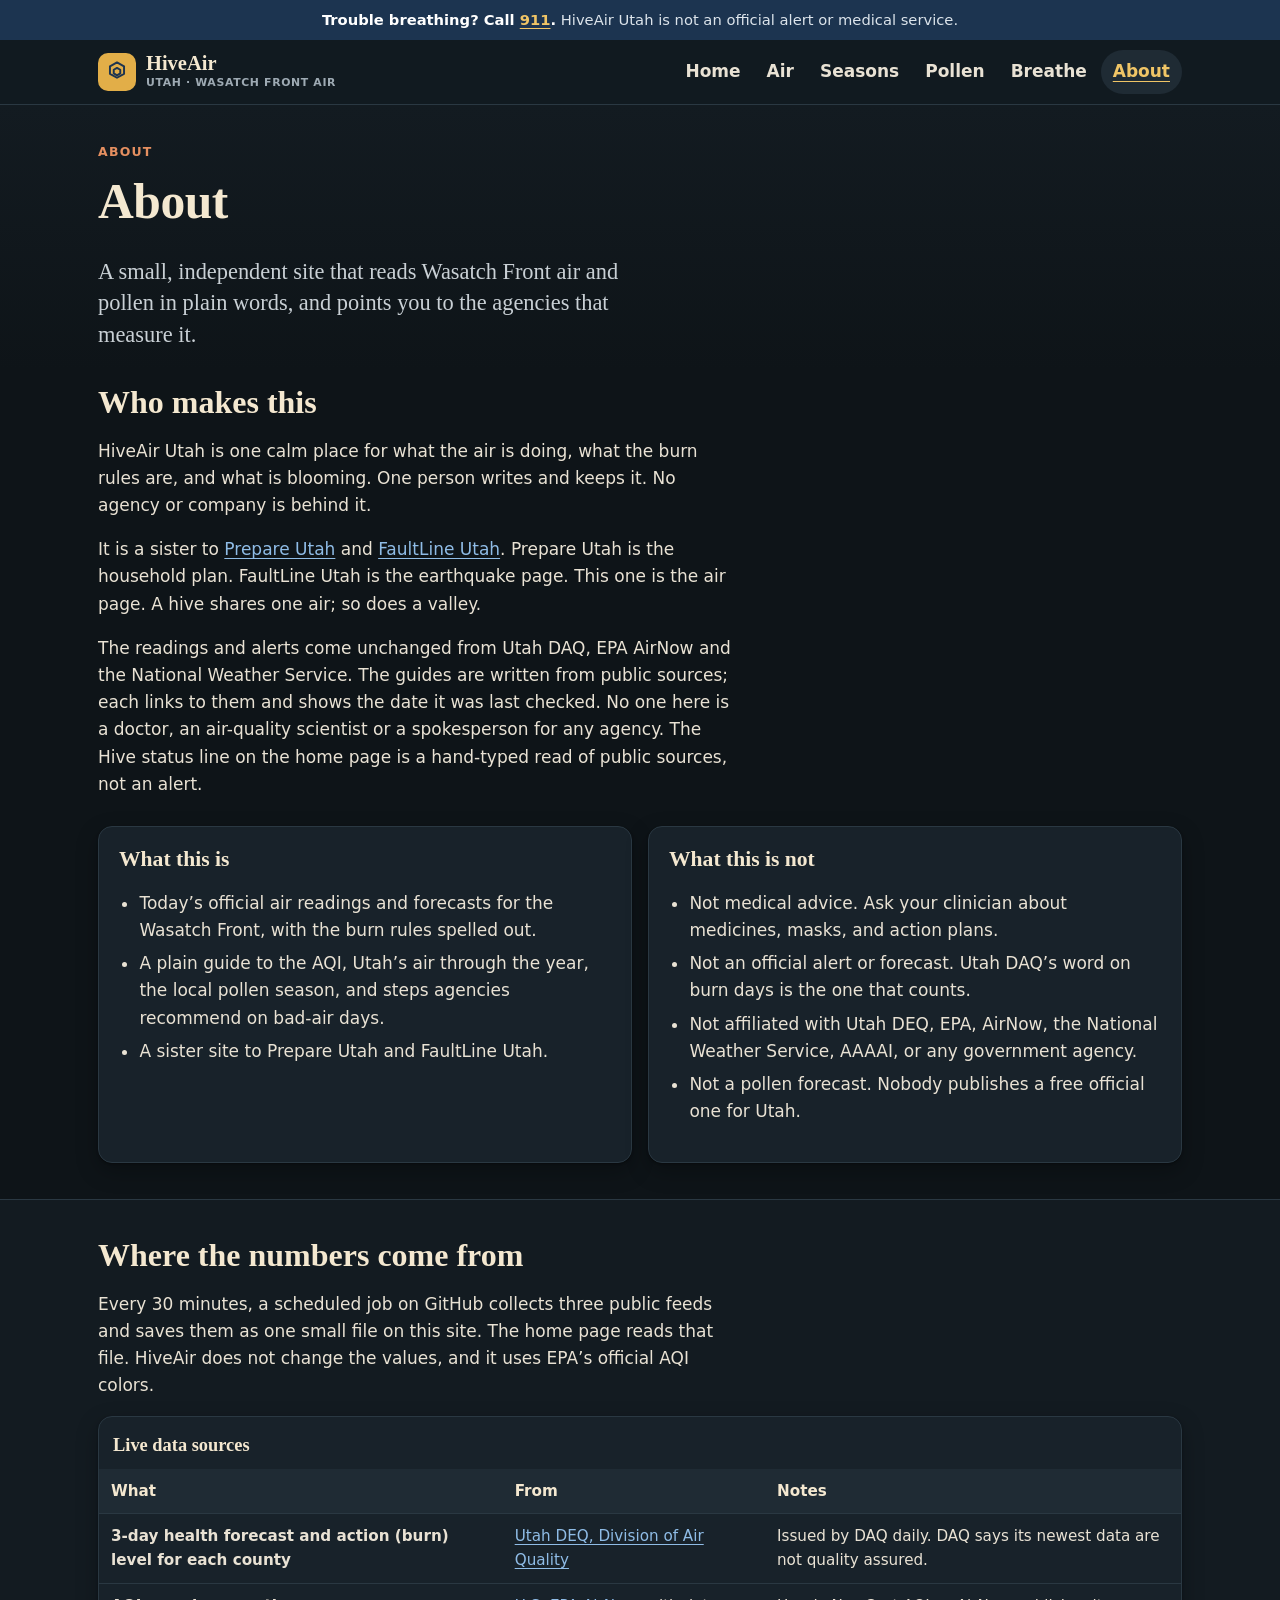
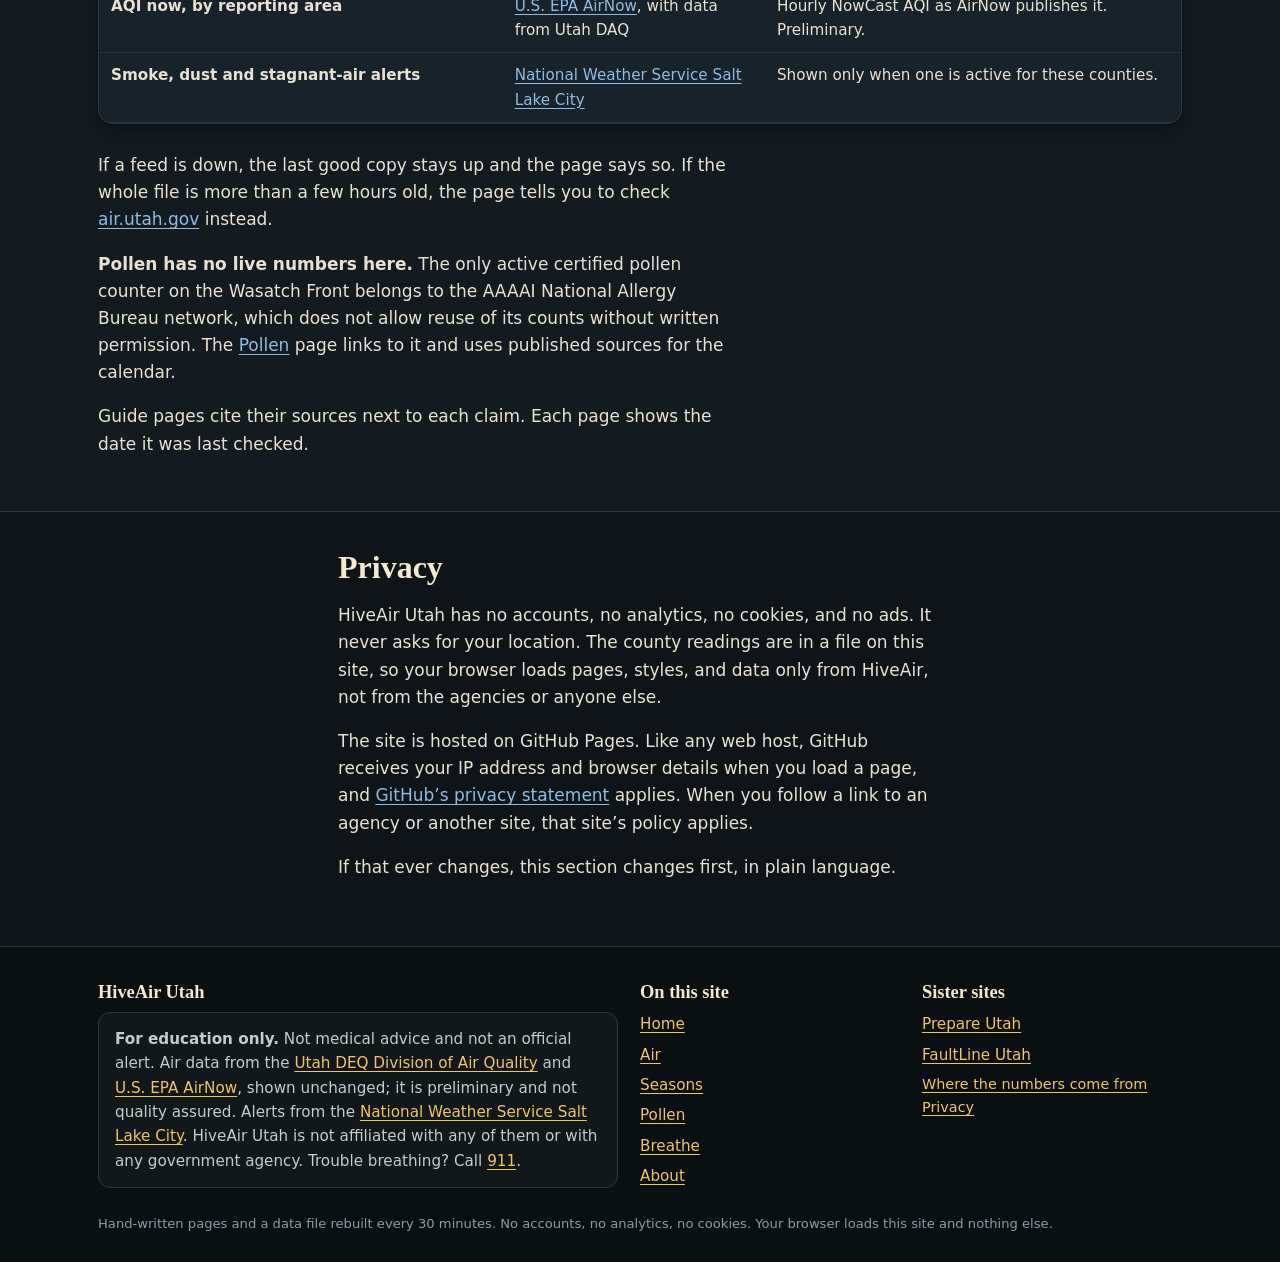
<file: site/about.html>
<!doctype html>
<html lang="en">
<head>
<meta charset="utf-8">
<meta name="viewport" content="width=device-width, initial-scale=1, viewport-fit=cover">
<title>About · HiveAir Utah</title>
<meta name="description" content="Who writes HiveAir Utah, where its air data comes from, and its privacy promise: no accounts, no analytics, no cookies.">
<link rel="canonical" href="https://hiveairutah.com/about.html">
<meta property="og:url" content="https://hiveairutah.com/about.html">
<meta property="og:title" content="About · HiveAir Utah">
<meta property="og:description" content="Who writes HiveAir Utah, where its air data comes from, and its privacy promise: no accounts, no analytics, no cookies.">
<meta property="og:type" content="website">
<meta property="og:site_name" content="HiveAir Utah">
<meta property="og:image" content="https://hiveairutah.com/assets/img/share.png">
<meta property="og:image:width" content="1200">
<meta property="og:image:height" content="630">
<meta property="og:image:alt" content="HiveAir Utah: The air we all share, in plain words.">
<meta name="twitter:card" content="summary_large_image">
<meta name="theme-color" content="#1C3450">
<meta name="referrer" content="strict-origin-when-cross-origin">
<link rel="icon" href="assets/favicon.svg" type="image/svg+xml">
<link rel="stylesheet" href="assets/css/style.css?v=2026-10-31">
<script>document.documentElement.classList.add("js")</script>
</head>
<body>
<a class="skip" href="#main">Skip to main content</a>
<div class="strip" role="note">
  <p><strong>Trouble breathing? Call <a href="tel:911">911</a>.</strong> HiveAir Utah is not an official alert or medical service.</p>
</div>
<header class="site-header">
  <div class="wrap">
    <a class="brand" href="index.html">
      <span class="logo" aria-hidden="true"><svg class="icon" viewBox="0 0 24 24" fill="none" stroke="currentColor" stroke-width="1.8" stroke-linecap="round" stroke-linejoin="round" focusable="false"><path d="M12 3.2 18.5 6.8v6.9L12 17.3 5.5 13.7V6.8z"/><path d="M12 8.2 15 9.9v3.4L12 15.1 9 13.3V9.9z"/></svg></span>
      <span><b>HiveAir</b><small>Utah<span class="long"> · Wasatch Front air</span></small></span>
    </a>
    <button class="nav-toggle" type="button" aria-expanded="false" aria-controls="site-nav">
      <svg class="icon" viewBox="0 0 24 24" fill="none" stroke="currentColor" stroke-width="1.8" stroke-linecap="round" aria-hidden="true" focusable="false"><path d="M4 7h16M4 12h16M4 17h16"/></svg>
      <span class="nav-toggle-label">Menu</span>
    </button>
    <nav id="site-nav" class="site-nav" aria-label="Main">
      <ul>
        <li><a href="index.html">Home</a></li>
        <li><a href="air.html">Air</a></li>
        <li><a href="seasons.html">Seasons</a></li>
        <li><a href="pollen.html">Pollen</a></li>
        <li><a href="breathe.html">Breathe</a></li>
        <li><a href="about.html" aria-current="page">About</a></li>
      </ul>
    </nav>
  </div>
</header>
<main id="main" tabindex="-1">
  <header class="page-hero">
    <div class="wrap">
      <p class="eyebrow">About</p>
      <h1>About</h1>
      <p class="lede">A small, independent site that reads Wasatch Front air and pollen in plain words, and points you to the agencies that measure it.</p>
    </div>
  </header>

  <section class="block">
    <div class="wrap">
      <h2>Who makes this</h2>
      <!-- A first-person founder note can replace this one later. Keep personal names out. -->
      <div class="measure bio">
        <p>HiveAir Utah is one calm place for what the air is doing, what the burn rules are, and what is blooming. One person writes and keeps it. No agency or company is behind it.</p>
        <p>It is a sister to <a href="https://prepareutah.com/" rel="noreferrer">Prepare Utah</a> and <a href="https://faultlineutah.com/" rel="noreferrer">FaultLine Utah</a>. Prepare Utah is the household plan. FaultLine Utah is the earthquake page. This one is the air page. A hive shares one air; so does a valley.</p>
        <p>The readings and alerts come unchanged from Utah DAQ, EPA AirNow and the National Weather Service. The guides are written from public sources; each links to them and shows the date it was last checked. No one here is a doctor, an air-quality scientist or a spokesperson for any agency. The Hive status line on the home page is a hand-typed read of public sources, not an alert.</p>
      </div>

      <div class="split follow">
        <article class="card">
          <h2>What this is</h2>
          <ul>
            <li>Today&rsquo;s official air readings and forecasts for the Wasatch Front, with the burn rules spelled out.</li>
            <li>A plain guide to the AQI, Utah&rsquo;s air through the year, the local pollen season, and steps agencies recommend on bad-air days.</li>
            <li>A sister site to Prepare Utah and FaultLine Utah.</li>
          </ul>
        </article>
        <article class="card">
          <h2>What this is not</h2>
          <ul>
            <li>Not medical advice. Ask your clinician about medicines, masks, and action plans.</li>
            <li>Not an official alert or forecast. Utah DAQ&rsquo;s word on burn days is the one that counts.</li>
            <li>Not affiliated with Utah DEQ, EPA, AirNow, the National Weather Service, AAAAI, or any government agency.</li>
            <li>Not a pollen forecast. Nobody publishes a free official one for Utah.</li>
          </ul>
        </article>
      </div>
    </div>
  </section>

  <section class="block alt" id="data" aria-labelledby="data-title">
    <div class="wrap">
      <h2 id="data-title">Where the numbers come from</h2>
      <div class="measure">
        <p>Every 30 minutes, a scheduled job on GitHub collects three public feeds and saves them as one small file on this site. The home page reads that file. HiveAir does not change the values, and it uses EPA&rsquo;s official AQI colors.</p>
      </div>
      <div class="table-wrap follow-sm">
        <table>
          <caption>Live data sources</caption>
          <thead>
            <tr>
              <th scope="col">What</th>
              <th scope="col">From</th>
              <th scope="col">Notes</th>
            </tr>
          </thead>
          <tbody>
            <tr>
              <th scope="row"><span class="cell-label">What</span>3-day health forecast and action (burn) level for each county</th>
              <td><span class="cell-label">From</span><a href="https://air.utah.gov/airapi.html" rel="noreferrer">Utah DEQ, Division of Air Quality</a></td>
              <td><span class="cell-label">Notes</span>Issued by DAQ daily. DAQ says its newest data are not quality assured.</td>
            </tr>
            <tr>
              <th scope="row"><span class="cell-label">What</span>AQI now, by reporting area</th>
              <td><span class="cell-label">From</span><a href="https://www.airnow.gov/" rel="noreferrer">U.S. EPA AirNow</a>, with data from Utah DAQ</td>
              <td><span class="cell-label">Notes</span>Hourly NowCast AQI as AirNow publishes it. Preliminary.</td>
            </tr>
            <tr>
              <th scope="row"><span class="cell-label">What</span>Smoke, dust and stagnant-air alerts</th>
              <td><span class="cell-label">From</span><a href="https://www.weather.gov/slc/" rel="noreferrer">National Weather Service Salt Lake City</a></td>
              <td><span class="cell-label">Notes</span>Shown only when one is active for these counties.</td>
            </tr>
          </tbody>
        </table>
      </div>
      <div class="measure follow">
        <p>If a feed is down, the last good copy stays up and the page says so. If the whole file is more than a few hours old, the page tells you to check <a href="https://air.utah.gov/" rel="noreferrer">air.utah.gov</a> instead.</p>
        <p><strong>Pollen has no live numbers here.</strong> The only active certified pollen counter on the Wasatch Front belongs to the AAAAI National Allergy Bureau network, which does not allow reuse of its counts without written permission. The <a href="pollen.html">Pollen</a> page links to it and uses published sources for the calendar.</p>
        <p>Guide pages cite their sources next to each claim. Each page shows the date it was last checked.</p>
      </div>
    </div>
  </section>

  <section class="block" id="privacy" aria-labelledby="privacy-title">
    <div class="wrap measure">
      <h2 id="privacy-title">Privacy</h2>
      <p>HiveAir Utah has no accounts, no analytics, no cookies, and no ads. It never asks for your location. The county readings are in a file on this site, so your browser loads pages, styles, and data only from HiveAir, not from the agencies or anyone else.</p>
      <p>The site is hosted on GitHub Pages. Like any web host, GitHub receives your IP address and browser details when you load a page, and <a href="https://docs.github.com/en/site-policy/privacy-policies/github-general-privacy-statement" rel="noreferrer">GitHub&rsquo;s privacy statement</a> applies. When you follow a link to an agency or another site, that site&rsquo;s policy applies.</p>
      <p>If that ever changes, this section changes first, in plain language.</p>
    </div>
  </section>
</main>
<footer class="site-footer">
  <div class="wrap">
    <div class="cols">
      <div>
        <h2>HiveAir Utah</h2>
        <div class="disclaimer">
          <p><strong>For education only.</strong> Not medical advice and not an official alert. Air data from the <a href="https://air.utah.gov/" rel="noreferrer">Utah DEQ Division of Air Quality</a> and <a href="https://www.airnow.gov/" rel="noreferrer">U.S. EPA AirNow</a>, shown unchanged; it is preliminary and not quality assured. Alerts from the <a href="https://www.weather.gov/slc/" rel="noreferrer">National Weather Service Salt Lake City</a>. HiveAir Utah is not affiliated with any of them or with any government agency. Trouble breathing? Call <a href="tel:911">911</a>.</p>
        </div>
      </div>
      <div>
        <h2>On this site</h2>
        <ul>
          <li><a href="index.html">Home</a></li>
          <li><a href="air.html">Air</a></li>
          <li><a href="seasons.html">Seasons</a></li>
          <li><a href="pollen.html">Pollen</a></li>
          <li><a href="breathe.html">Breathe</a></li>
          <li><a href="about.html">About</a></li>
        </ul>
      </div>
      <div>
        <h2>Sister sites</h2>
        <ul>
          <li><a href="https://prepareutah.com/" rel="noreferrer">Prepare Utah</a></li>
          <li><a href="https://faultlineutah.com/" rel="noreferrer">FaultLine Utah</a></li>
        </ul>
        <p class="small"><a href="about.html#data">Where the numbers come from</a><br><a href="about.html#privacy">Privacy</a></p>
      </div>
    </div>
    <p class="fine">Hand-written pages and a data file rebuilt every 30 minutes. No accounts, no analytics, no cookies. Your browser loads this site and nothing else.</p>
  </div>
</footer>
<script src="assets/js/common.js?v=2026-10-31"></script>
</body>
</html>
</file>
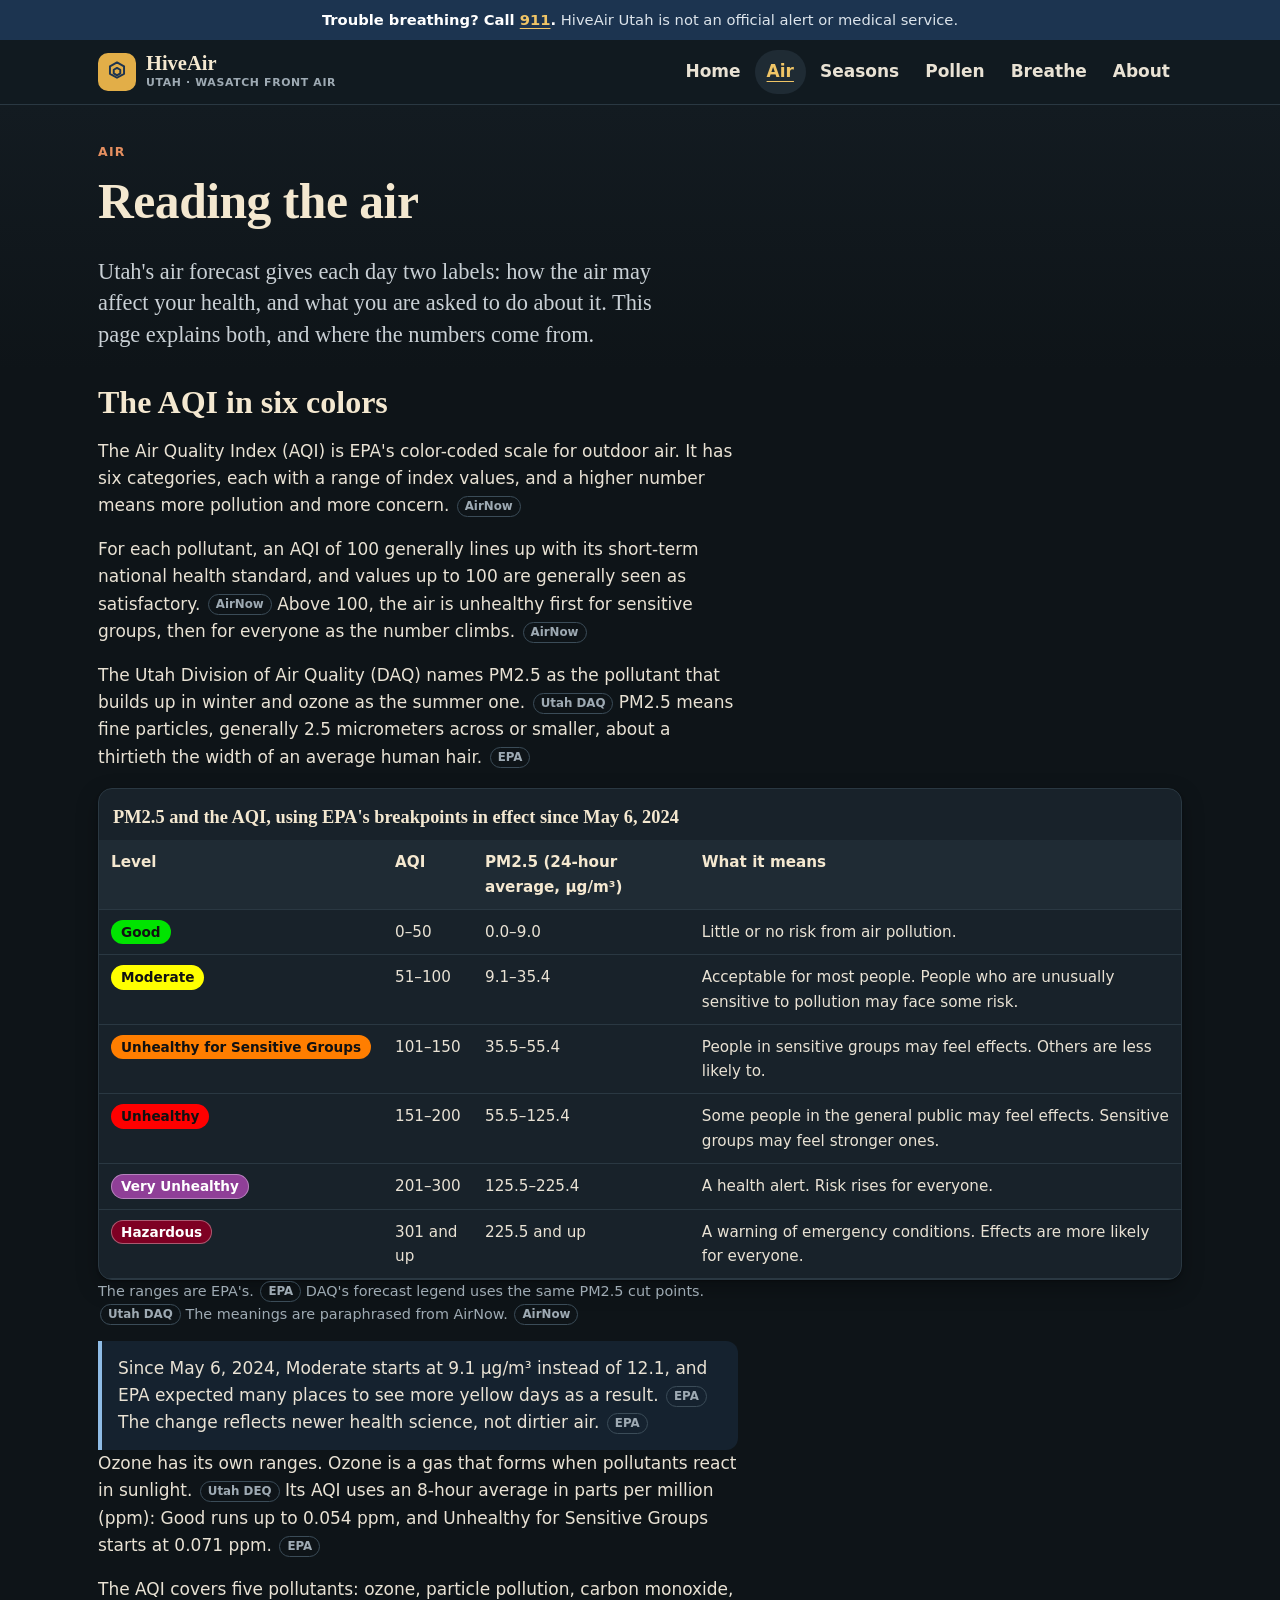
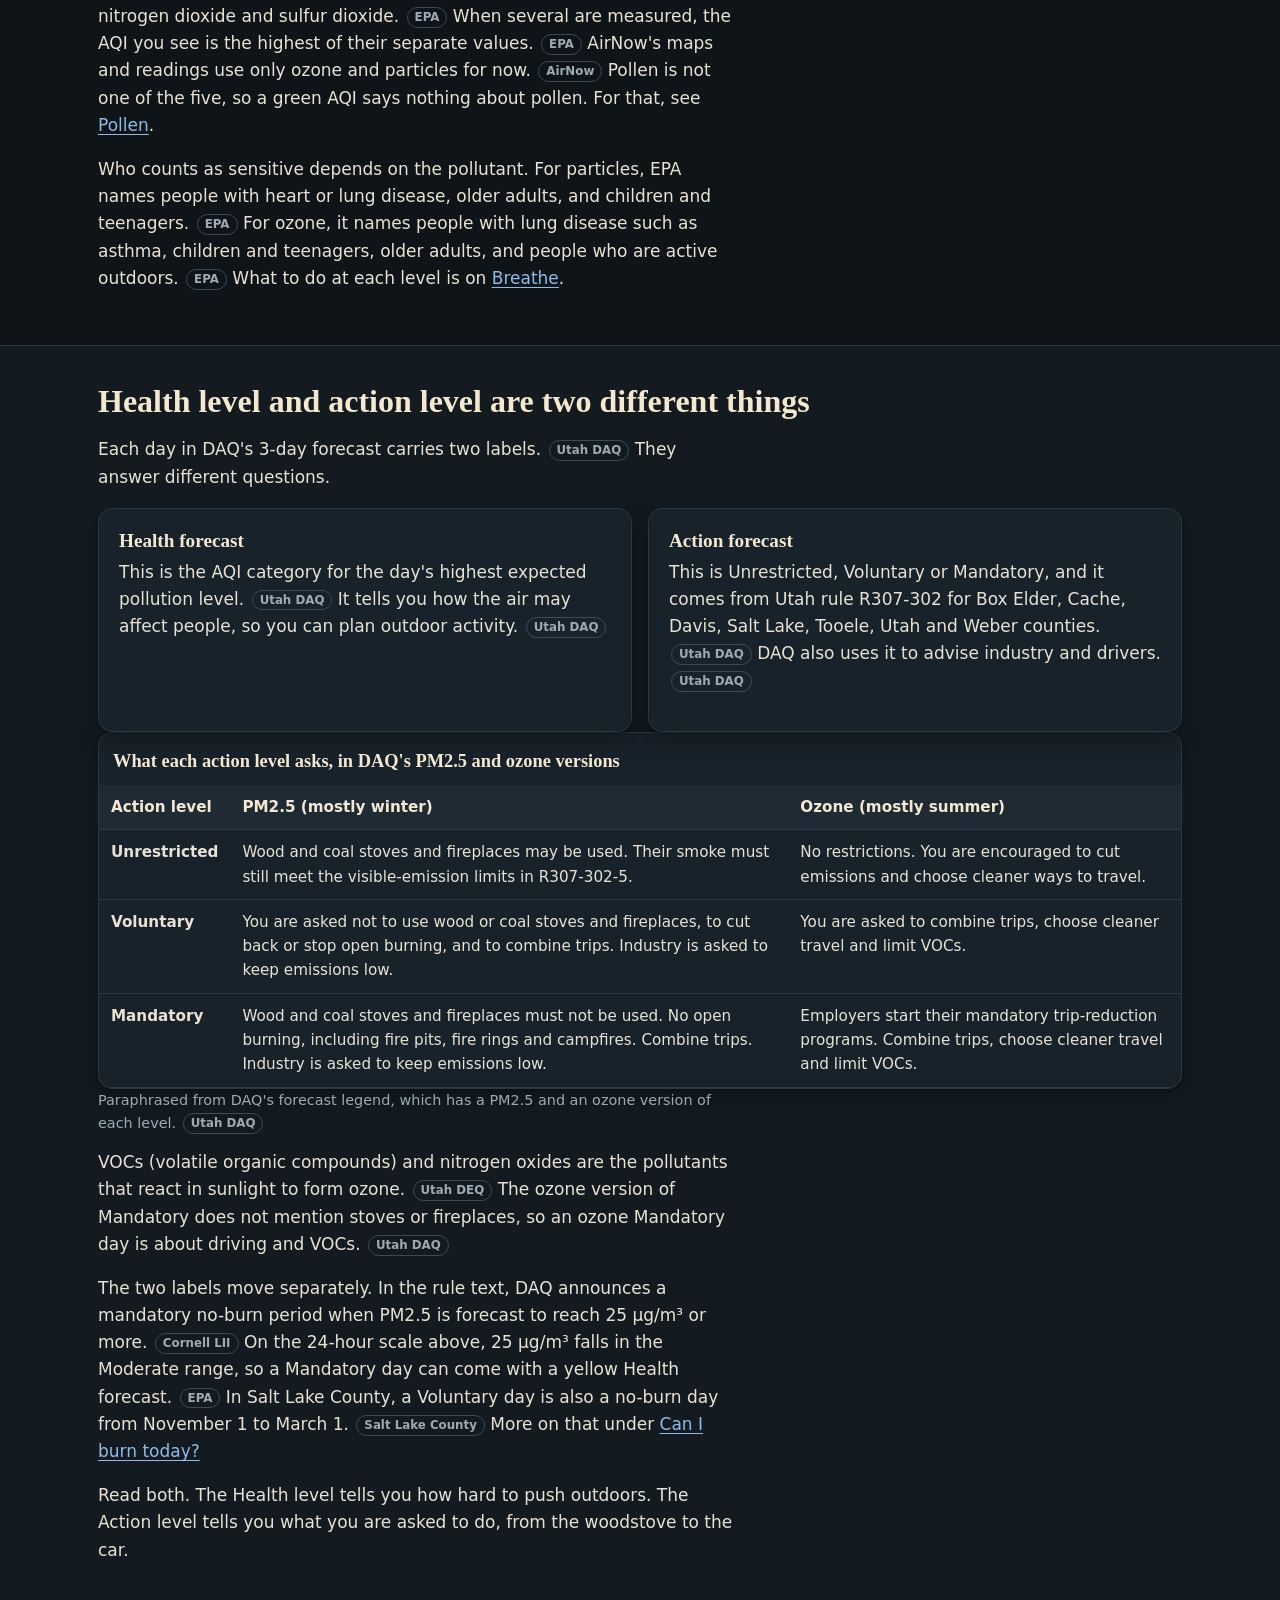
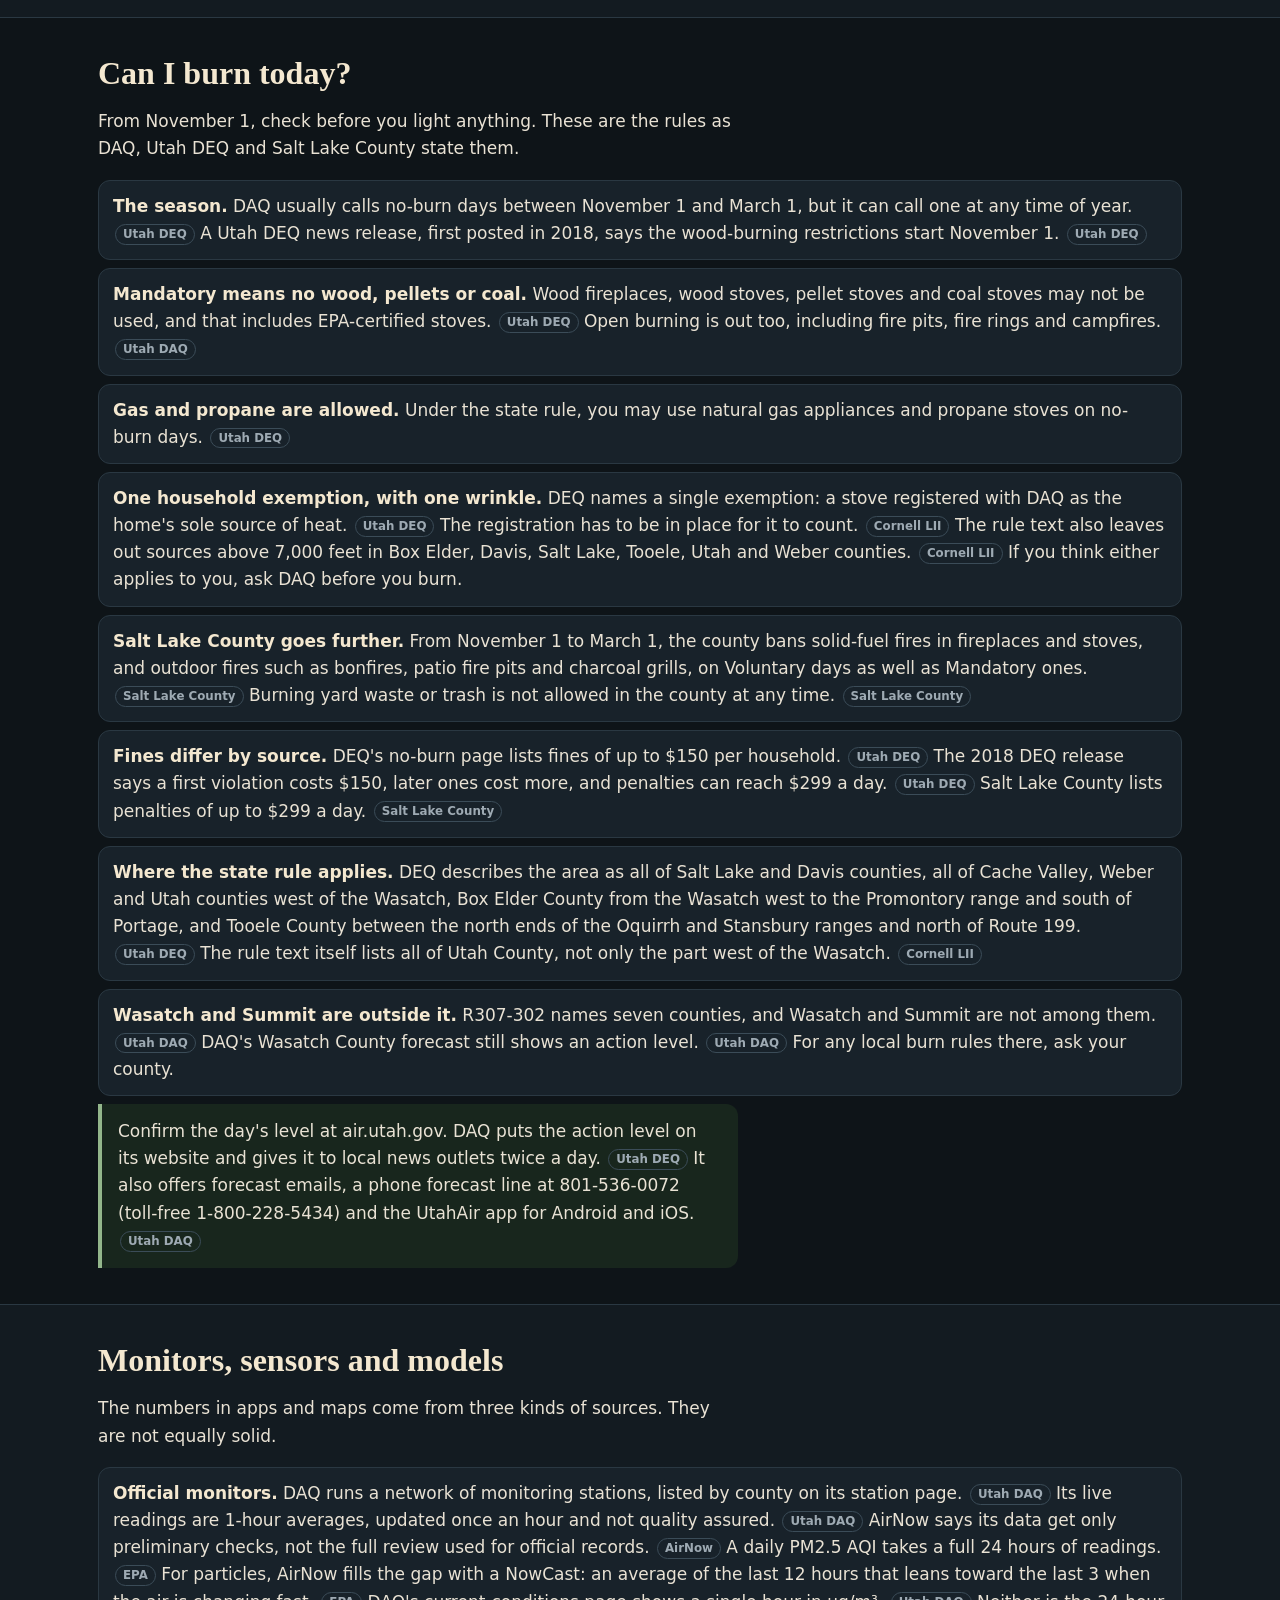
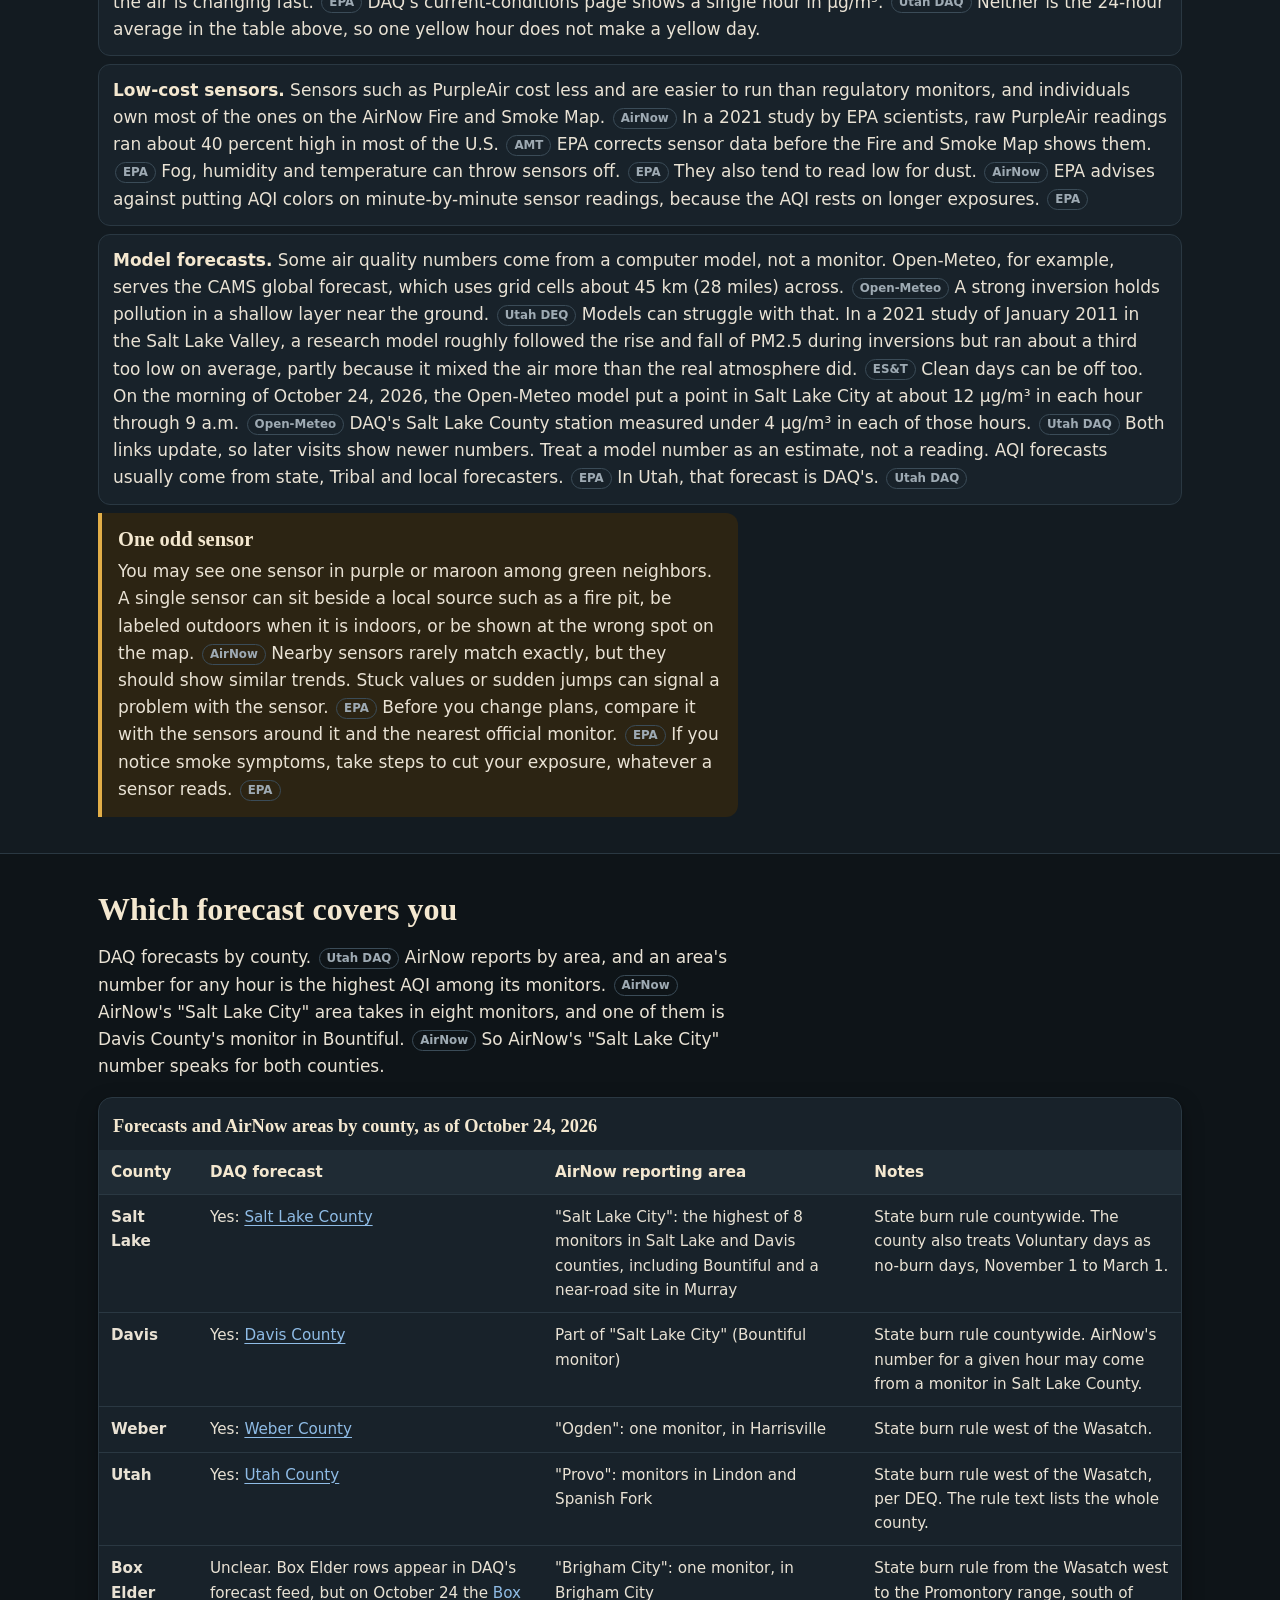
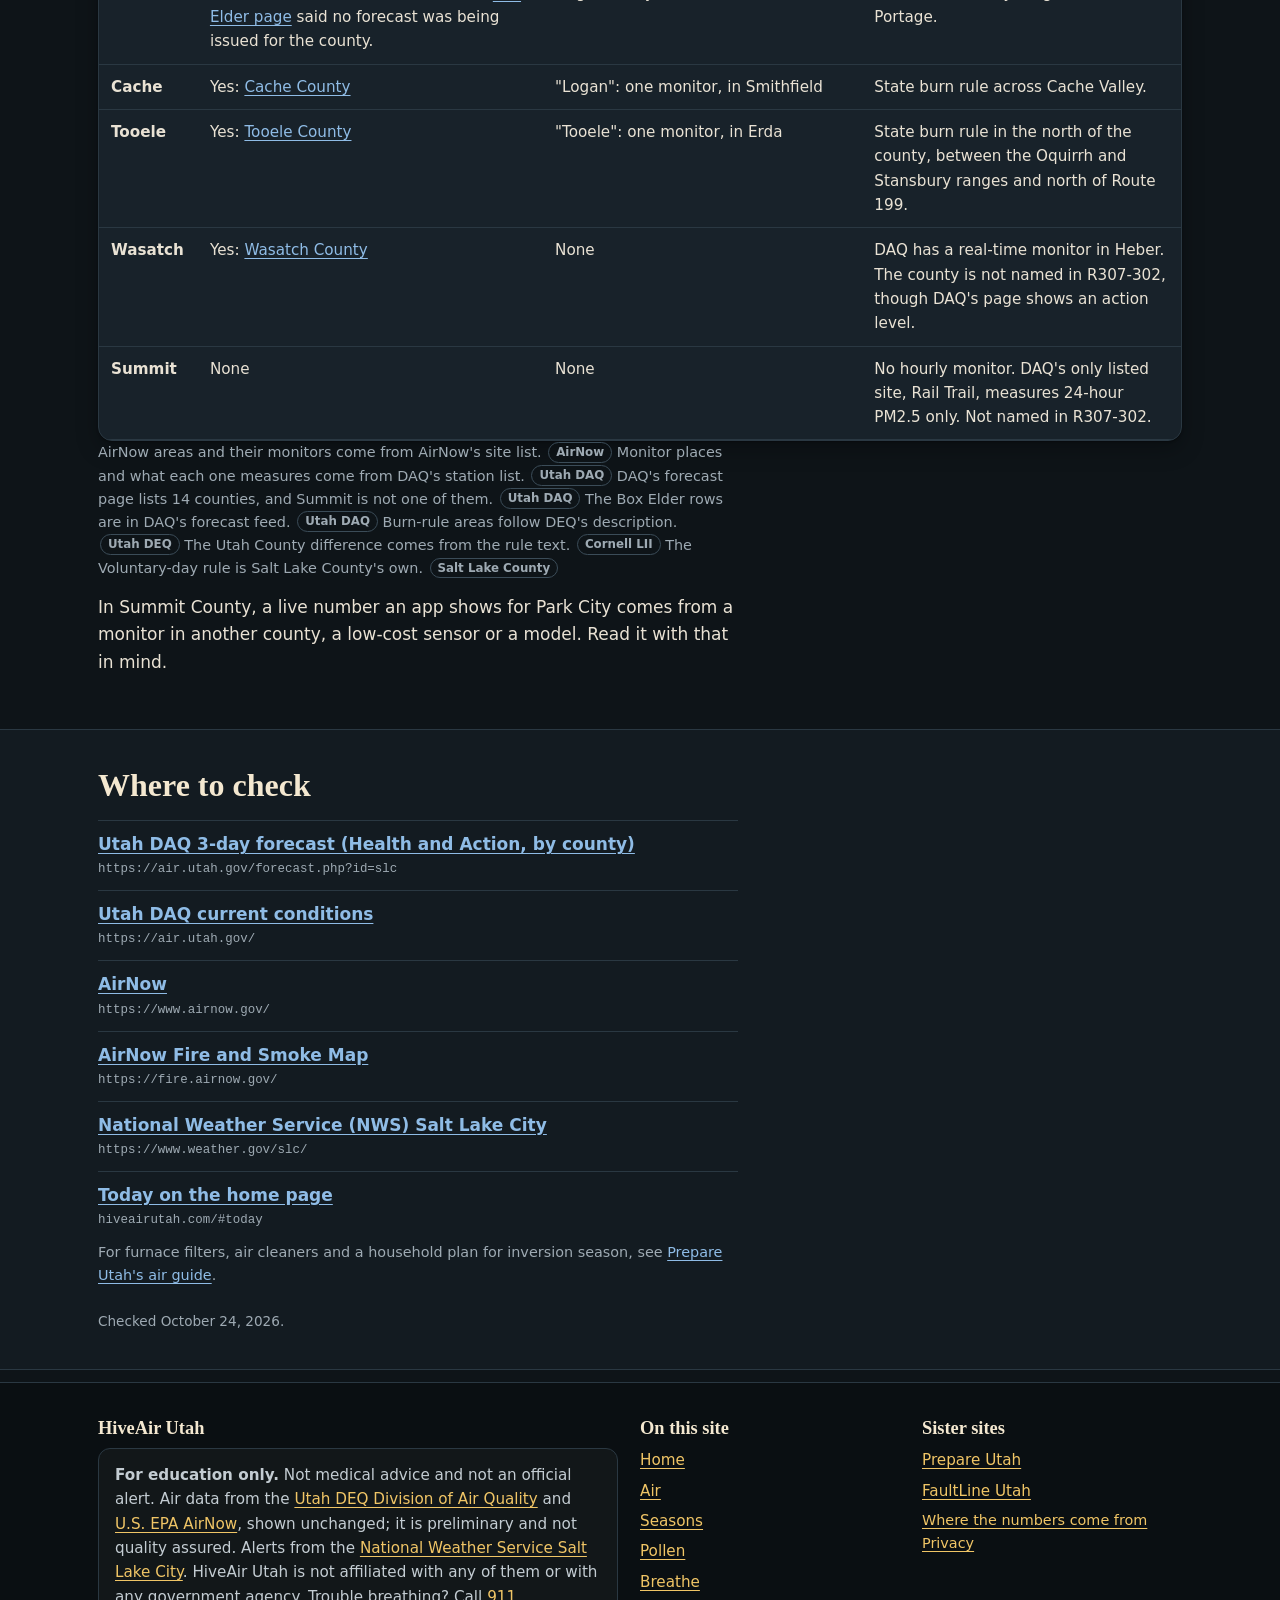
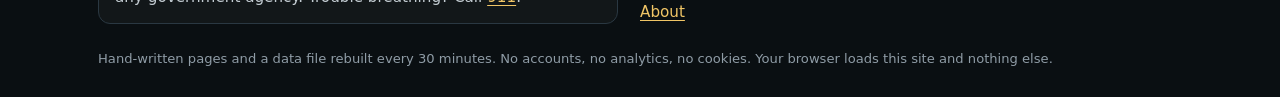
<file: site/air.html>
<!doctype html>
<html lang="en">
<head>
<meta charset="utf-8">
<meta name="viewport" content="width=device-width, initial-scale=1, viewport-fit=cover">
<title>Air · HiveAir Utah</title>
<meta name="description" content="Read the AQI in six colors, tell a health level from a burn day, and find which Utah forecast and monitors cover your county.">
<link rel="canonical" href="https://hiveairutah.com/air.html">
<meta property="og:url" content="https://hiveairutah.com/air.html">
<meta property="og:title" content="Air · HiveAir Utah">
<meta property="og:description" content="Read the AQI in six colors, tell a health level from a burn day, and find which Utah forecast and monitors cover your county.">
<meta property="og:type" content="website">
<meta property="og:site_name" content="HiveAir Utah">
<meta property="og:image" content="https://hiveairutah.com/assets/img/share.png">
<meta property="og:image:width" content="1200">
<meta property="og:image:height" content="630">
<meta property="og:image:alt" content="HiveAir Utah: The air we all share, in plain words.">
<meta name="twitter:card" content="summary_large_image">
<meta name="theme-color" content="#1C3450">
<meta name="referrer" content="strict-origin-when-cross-origin">
<link rel="icon" href="assets/favicon.svg" type="image/svg+xml">
<link rel="stylesheet" href="assets/css/style.css?v=2026-10-31">
<script>document.documentElement.classList.add("js")</script>
</head>
<body>
<a class="skip" href="#main">Skip to main content</a>
<div class="strip" role="note">
  <p><strong>Trouble breathing? Call <a href="tel:911">911</a>.</strong> HiveAir Utah is not an official alert or medical service.</p>
</div>
<header class="site-header">
  <div class="wrap">
    <a class="brand" href="index.html">
      <span class="logo" aria-hidden="true"><svg class="icon" viewBox="0 0 24 24" fill="none" stroke="currentColor" stroke-width="1.8" stroke-linecap="round" stroke-linejoin="round" focusable="false"><path d="M12 3.2 18.5 6.8v6.9L12 17.3 5.5 13.7V6.8z"/><path d="M12 8.2 15 9.9v3.4L12 15.1 9 13.3V9.9z"/></svg></span>
      <span><b>HiveAir</b><small>Utah<span class="long"> · Wasatch Front air</span></small></span>
    </a>
    <button class="nav-toggle" type="button" aria-expanded="false" aria-controls="site-nav">
      <svg class="icon" viewBox="0 0 24 24" fill="none" stroke="currentColor" stroke-width="1.8" stroke-linecap="round" aria-hidden="true" focusable="false"><path d="M4 7h16M4 12h16M4 17h16"/></svg>
      <span class="nav-toggle-label">Menu</span>
    </button>
    <nav id="site-nav" class="site-nav" aria-label="Main">
      <ul>
        <li><a href="index.html">Home</a></li>
        <li><a href="air.html" aria-current="page">Air</a></li>
        <li><a href="seasons.html">Seasons</a></li>
        <li><a href="pollen.html">Pollen</a></li>
        <li><a href="breathe.html">Breathe</a></li>
        <li><a href="about.html">About</a></li>
      </ul>
    </nav>
  </div>
</header>
<main id="main" tabindex="-1">
  <header class="page-hero">
    <div class="wrap">
      <p class="eyebrow">Air</p>
      <h1>Reading the air</h1>
      <p class="lede">Utah's air forecast gives each day two labels: how the air may affect your health, and what you are asked to do about it. This page explains both, and where the numbers come from.</p>
    </div>
  </header>

  <section class="block" id="aqi" aria-labelledby="aqi-title">
    <div class="wrap">
      <h2 id="aqi-title">The AQI in six colors</h2>
      <div class="measure">
        <p>The Air Quality Index (AQI) is EPA's color-coded scale for outdoor air. It has six categories, each with a range of index values, and a higher number means more pollution and more concern. <a class="src" href="https://www.airnow.gov/aqi/aqi-basics/" rel="noreferrer">AirNow</a></p>
        <p>For each pollutant, an AQI of 100 generally lines up with its short-term national health standard, and values up to 100 are generally seen as satisfactory. <a class="src" href="https://www.airnow.gov/aqi/aqi-basics/" rel="noreferrer">AirNow</a> Above 100, the air is unhealthy first for sensitive groups, then for everyone as the number climbs. <a class="src" href="https://www.airnow.gov/aqi/aqi-basics/" rel="noreferrer">AirNow</a></p>
        <p>The Utah Division of Air Quality (DAQ) names PM2.5 as the pollutant that builds up in winter and ozone as the summer one. <a class="src" href="https://air.utah.gov/forecast.php?id=slc" rel="noreferrer">Utah DAQ</a> PM2.5 means fine particles, generally 2.5 micrometers across or smaller, about a thirtieth the width of an average human hair. <a class="src" href="https://www.epa.gov/pm-pollution/particulate-matter-pm-basics" rel="noreferrer">EPA</a></p>
      </div>

      <div class="table-wrap">
        <table>
          <caption>PM2.5 and the AQI, using EPA's breakpoints in effect since May 6, 2024</caption>
          <thead>
            <tr><th scope="col">Level</th><th scope="col">AQI</th><th scope="col">PM2.5 (24-hour average, µg/m³)</th><th scope="col">What it means</th></tr>
          </thead>
          <tbody>
            <tr><th scope="row"><span class="cell-label">Level</span><span class="aqi-chip" data-cat="good">Good</span></th>
                <td><span class="cell-label">AQI</span>0–50</td>
                <td><span class="cell-label">PM2.5 (24-hour average, µg/m³)</span>0.0–9.0</td>
                <td><span class="cell-label">What it means</span>Little or no risk from air pollution.</td></tr>
            <tr><th scope="row"><span class="cell-label">Level</span><span class="aqi-chip" data-cat="moderate">Moderate</span></th>
                <td><span class="cell-label">AQI</span>51–100</td>
                <td><span class="cell-label">PM2.5 (24-hour average, µg/m³)</span>9.1–35.4</td>
                <td><span class="cell-label">What it means</span>Acceptable for most people. People who are unusually sensitive to pollution may face some risk.</td></tr>
            <tr><th scope="row"><span class="cell-label">Level</span><span class="aqi-chip" data-cat="usg">Unhealthy for Sensitive Groups</span></th>
                <td><span class="cell-label">AQI</span>101–150</td>
                <td><span class="cell-label">PM2.5 (24-hour average, µg/m³)</span>35.5–55.4</td>
                <td><span class="cell-label">What it means</span>People in sensitive groups may feel effects. Others are less likely to.</td></tr>
            <tr><th scope="row"><span class="cell-label">Level</span><span class="aqi-chip" data-cat="unhealthy">Unhealthy</span></th>
                <td><span class="cell-label">AQI</span>151–200</td>
                <td><span class="cell-label">PM2.5 (24-hour average, µg/m³)</span>55.5–125.4</td>
                <td><span class="cell-label">What it means</span>Some people in the general public may feel effects. Sensitive groups may feel stronger ones.</td></tr>
            <tr><th scope="row"><span class="cell-label">Level</span><span class="aqi-chip" data-cat="very-unhealthy">Very Unhealthy</span></th>
                <td><span class="cell-label">AQI</span>201–300</td>
                <td><span class="cell-label">PM2.5 (24-hour average, µg/m³)</span>125.5–225.4</td>
                <td><span class="cell-label">What it means</span>A health alert. Risk rises for everyone.</td></tr>
            <tr><th scope="row"><span class="cell-label">Level</span><span class="aqi-chip" data-cat="hazardous">Hazardous</span></th>
                <td><span class="cell-label">AQI</span>301 and up</td>
                <td><span class="cell-label">PM2.5 (24-hour average, µg/m³)</span>225.5 and up</td>
                <td><span class="cell-label">What it means</span>A warning of emergency conditions. Effects are more likely for everyone.</td></tr>
          </tbody>
        </table>
      </div>
      <p class="small muted measure">The ranges are EPA's. <a class="src" href="https://document.airnow.gov/technical-assistance-document-for-the-reporting-of-daily-air-quailty.pdf" rel="noreferrer">EPA</a> DAQ's forecast legend uses the same PM2.5 cut points. <a class="src" href="https://air.utah.gov/forecast.php?id=slc" rel="noreferrer">Utah DAQ</a> The meanings are paraphrased from AirNow. <a class="src" href="https://www.airnow.gov/aqi/aqi-basics/" rel="noreferrer">AirNow</a></p>

      <div class="note measure">
        <p>Since May 6, 2024, Moderate starts at 9.1 µg/m³ instead of 12.1, and EPA expected many places to see more yellow days as a result. <a class="src" href="https://www.epa.gov/system/files/documents/2024-02/pm-naaqs-air-quality-index-fact-sheet.pdf" rel="noreferrer">EPA</a> The change reflects newer health science, not dirtier air. <a class="src" href="https://www.epa.gov/system/files/documents/2024-02/pm-naaqs-air-quality-index-fact-sheet.pdf" rel="noreferrer">EPA</a></p>
      </div>

      <div class="measure">
        <p>Ozone has its own ranges. Ozone is a gas that forms when pollutants react in sunlight. <a class="src" href="https://deq.utah.gov/air-quality/northern-wasatch-front-ozone" rel="noreferrer">Utah DEQ</a> Its AQI uses an 8-hour average in parts per million (ppm): Good runs up to 0.054 ppm, and Unhealthy for Sensitive Groups starts at 0.071 ppm. <a class="src" href="https://document.airnow.gov/technical-assistance-document-for-the-reporting-of-daily-air-quailty.pdf" rel="noreferrer">EPA</a></p>
        <p>The AQI covers five pollutants: ozone, particle pollution, carbon monoxide, nitrogen dioxide and sulfur dioxide. <a class="src" href="https://document.airnow.gov/technical-assistance-document-for-the-reporting-of-daily-air-quailty.pdf" rel="noreferrer">EPA</a> When several are measured, the AQI you see is the highest of their separate values. <a class="src" href="https://document.airnow.gov/technical-assistance-document-for-the-reporting-of-daily-air-quailty.pdf" rel="noreferrer">EPA</a> AirNow's maps and readings use only ozone and particles for now. <a class="src" href="https://www.airnow.gov/about-the-data/" rel="noreferrer">AirNow</a> Pollen is not one of the five, so a green AQI says nothing about pollen. For that, see <a href="pollen.html">Pollen</a>.</p>
        <p>Who counts as sensitive depends on the pollutant. For particles, EPA names people with heart or lung disease, older adults, and children and teenagers. <a class="src" href="https://document.airnow.gov/technical-assistance-document-for-the-reporting-of-daily-air-quailty.pdf" rel="noreferrer">EPA</a> For ozone, it names people with lung disease such as asthma, children and teenagers, older adults, and people who are active outdoors. <a class="src" href="https://document.airnow.gov/technical-assistance-document-for-the-reporting-of-daily-air-quailty.pdf" rel="noreferrer">EPA</a> What to do at each level is on <a href="breathe.html">Breathe</a>.</p>
      </div>
    </div>
  </section>

  <section class="block alt" id="two-levels" aria-labelledby="two-levels-title">
    <div class="wrap">
      <h2 id="two-levels-title">Health level and action level are two different things</h2>
      <p class="measure">Each day in DAQ's 3-day forecast carries two labels. <a class="src" href="https://air.utah.gov/forecast.php?id=slc" rel="noreferrer">Utah DAQ</a> They answer different questions.</p>
      <div class="grid two">
        <article class="card">
          <h3>Health forecast</h3>
          <p>This is the AQI category for the day's highest expected pollution level. <a class="src" href="https://air.utah.gov/forecast.php?id=slc" rel="noreferrer">Utah DAQ</a> It tells you how the air may affect people, so you can plan outdoor activity. <a class="src" href="https://air.utah.gov/forecast.php?id=slc" rel="noreferrer">Utah DAQ</a></p>
        </article>
        <article class="card">
          <h3>Action forecast</h3>
          <p>This is Unrestricted, Voluntary or Mandatory, and it comes from Utah rule R307-302 for Box Elder, Cache, Davis, Salt Lake, Tooele, Utah and Weber counties. <a class="src" href="https://air.utah.gov/forecastLegend.html" rel="noreferrer">Utah DAQ</a> DAQ also uses it to advise industry and drivers. <a class="src" href="https://air.utah.gov/forecastLegend.html" rel="noreferrer">Utah DAQ</a></p>
        </article>
      </div>

      <div class="table-wrap">
        <table>
          <caption>What each action level asks, in DAQ's PM2.5 and ozone versions</caption>
          <thead>
            <tr><th scope="col">Action level</th><th scope="col">PM2.5 (mostly winter)</th><th scope="col">Ozone (mostly summer)</th></tr>
          </thead>
          <tbody>
            <tr><th scope="row"><span class="cell-label">Action level</span>Unrestricted</th>
                <td><span class="cell-label">PM2.5 (mostly winter)</span>Wood and coal stoves and fireplaces may be used. Their smoke must still meet the visible-emission limits in R307-302-5.</td>
                <td><span class="cell-label">Ozone (mostly summer)</span>No restrictions. You are encouraged to cut emissions and choose cleaner ways to travel.</td></tr>
            <tr><th scope="row"><span class="cell-label">Action level</span>Voluntary</th>
                <td><span class="cell-label">PM2.5 (mostly winter)</span>You are asked not to use wood or coal stoves and fireplaces, to cut back or stop open burning, and to combine trips. Industry is asked to keep emissions low.</td>
                <td><span class="cell-label">Ozone (mostly summer)</span>You are asked to combine trips, choose cleaner travel and limit VOCs.</td></tr>
            <tr><th scope="row"><span class="cell-label">Action level</span>Mandatory</th>
                <td><span class="cell-label">PM2.5 (mostly winter)</span>Wood and coal stoves and fireplaces must not be used. No open burning, including fire pits, fire rings and campfires. Combine trips. Industry is asked to keep emissions low.</td>
                <td><span class="cell-label">Ozone (mostly summer)</span>Employers start their mandatory trip-reduction programs. Combine trips, choose cleaner travel and limit VOCs.</td></tr>
          </tbody>
        </table>
      </div>
      <p class="small muted measure">Paraphrased from DAQ's forecast legend, which has a PM2.5 and an ozone version of each level. <a class="src" href="https://air.utah.gov/forecastLegend.html" rel="noreferrer">Utah DAQ</a></p>

      <div class="measure">
        <p>VOCs (volatile organic compounds) and nitrogen oxides are the pollutants that react in sunlight to form ozone. <a class="src" href="https://deq.utah.gov/air-quality/northern-wasatch-front-ozone" rel="noreferrer">Utah DEQ</a> The ozone version of Mandatory does not mention stoves or fireplaces, so an ozone Mandatory day is about driving and VOCs. <a class="src" href="https://air.utah.gov/forecastLegend.html" rel="noreferrer">Utah DAQ</a></p>
        <p>The two labels move separately. In the rule text, DAQ announces a mandatory no-burn period when PM2.5 is forecast to reach 25 µg/m³ or more. <a class="src" href="https://www.law.cornell.edu/regulations/utah/Utah-Admin-Code-R307-302-3" rel="noreferrer">Cornell LII</a> On the 24-hour scale above, 25 µg/m³ falls in the Moderate range, so a Mandatory day can come with a yellow Health forecast. <a class="src" href="https://document.airnow.gov/technical-assistance-document-for-the-reporting-of-daily-air-quailty.pdf" rel="noreferrer">EPA</a> In Salt Lake County, a Voluntary day is also a no-burn day from November 1 to March 1. <a class="src" href="https://www.saltlakecounty.gov/health/air-quality/sources/" rel="noreferrer">Salt Lake County</a> More on that under <a href="#burn">Can I burn today?</a></p>
        <p>Read both. The Health level tells you how hard to push outdoors. The Action level tells you what you are asked to do, from the woodstove to the car.</p>
      </div>
    </div>
  </section>

  <section class="block" id="burn" aria-labelledby="burn-title">
    <div class="wrap">
      <h2 id="burn-title">Can I burn today?</h2>
      <p class="measure">From November 1, check before you light anything. These are the rules as DAQ, Utah DEQ and Salt Lake County state them.</p>
      <ul class="rules">
        <li><strong>The season.</strong> DAQ usually calls no-burn days between November 1 and March 1, but it can call one at any time of year. <a class="src" href="https://deq.utah.gov/daq/no-burn-days" rel="noreferrer">Utah DEQ</a> A Utah DEQ news release, first posted in 2018, says the wood-burning restrictions start November 1. <a class="src" href="https://deq.utah.gov/communication/news/wood-burning-restrictions-november-1" rel="noreferrer">Utah DEQ</a></li>
        <li><strong>Mandatory means no wood, pellets or coal.</strong> Wood fireplaces, wood stoves, pellet stoves and coal stoves may not be used, and that includes EPA-certified stoves. <a class="src" href="https://deq.utah.gov/daq/no-burn-days" rel="noreferrer">Utah DEQ</a> Open burning is out too, including fire pits, fire rings and campfires. <a class="src" href="https://air.utah.gov/forecastLegend.html" rel="noreferrer">Utah DAQ</a></li>
        <li><strong>Gas and propane are allowed.</strong> Under the state rule, you may use natural gas appliances and propane stoves on no-burn days. <a class="src" href="https://deq.utah.gov/daq/no-burn-days" rel="noreferrer">Utah DEQ</a></li>
        <li><strong>One household exemption, with one wrinkle.</strong> DEQ names a single exemption: a stove registered with DAQ as the home's sole source of heat. <a class="src" href="https://deq.utah.gov/daq/no-burn-days" rel="noreferrer">Utah DEQ</a> The registration has to be in place for it to count. <a class="src" href="https://www.law.cornell.edu/regulations/utah/Utah-Admin-Code-R307-302-3" rel="noreferrer">Cornell LII</a> The rule text also leaves out sources above 7,000 feet in Box Elder, Davis, Salt Lake, Tooele, Utah and Weber counties. <a class="src" href="https://www.law.cornell.edu/regulations/utah/Utah-Admin-Code-R307-302-2" rel="noreferrer">Cornell LII</a> If you think either applies to you, ask DAQ before you burn.</li>
        <li><strong>Salt Lake County goes further.</strong> From November 1 to March 1, the county bans solid-fuel fires in fireplaces and stoves, and outdoor fires such as bonfires, patio fire pits and charcoal grills, on Voluntary days as well as Mandatory ones. <a class="src" href="https://www.saltlakecounty.gov/health/air-quality/sources/" rel="noreferrer">Salt Lake County</a> Burning yard waste or trash is not allowed in the county at any time. <a class="src" href="https://www.saltlakecounty.gov/health/air-quality/sources/" rel="noreferrer">Salt Lake County</a></li>
        <li><strong>Fines differ by source.</strong> DEQ's no-burn page lists fines of up to $150 per household. <a class="src" href="https://deq.utah.gov/daq/no-burn-days" rel="noreferrer">Utah DEQ</a> The 2018 DEQ release says a first violation costs $150, later ones cost more, and penalties can reach $299 a day. <a class="src" href="https://deq.utah.gov/communication/news/wood-burning-restrictions-november-1" rel="noreferrer">Utah DEQ</a> Salt Lake County lists penalties of up to $299 a day. <a class="src" href="https://www.saltlakecounty.gov/health/air-quality/sources/" rel="noreferrer">Salt Lake County</a></li>
        <li><strong>Where the state rule applies.</strong> DEQ describes the area as all of Salt Lake and Davis counties, all of Cache Valley, Weber and Utah counties west of the Wasatch, Box Elder County from the Wasatch west to the Promontory range and south of Portage, and Tooele County between the north ends of the Oquirrh and Stansbury ranges and north of Route 199. <a class="src" href="https://deq.utah.gov/daq/no-burn-days" rel="noreferrer">Utah DEQ</a> The rule text itself lists all of Utah County, not only the part west of the Wasatch. <a class="src" href="https://www.law.cornell.edu/regulations/utah/Utah-Admin-Code-R307-302-2" rel="noreferrer">Cornell LII</a></li>
        <li><strong>Wasatch and Summit are outside it.</strong> R307-302 names seven counties, and Wasatch and Summit are not among them. <a class="src" href="https://air.utah.gov/forecastLegend.html" rel="noreferrer">Utah DAQ</a> DAQ's Wasatch County forecast still shows an action level. <a class="src" href="https://air.utah.gov/forecast.php?id=hb" rel="noreferrer">Utah DAQ</a> For any local burn rules there, ask your county.</li>
      </ul>

      <div class="note sage measure">
        <p>Confirm the day's level at air.utah.gov. DAQ puts the action level on its website and gives it to local news outlets twice a day. <a class="src" href="https://deq.utah.gov/daq/no-burn-days" rel="noreferrer">Utah DEQ</a> It also offers forecast emails, a phone forecast line at 801-536-0072 (toll-free 1-800-228-5434) and the UtahAir app for Android and iOS. <a class="src" href="https://air.utah.gov/forecast.php?id=slc" rel="noreferrer">Utah DAQ</a></p>
      </div>
    </div>
  </section>

  <section class="block alt" id="sensors" aria-labelledby="sensors-title">
    <div class="wrap">
      <h2 id="sensors-title">Monitors, sensors and models</h2>
      <p class="measure">The numbers in apps and maps come from three kinds of sources. They are not equally solid.</p>
      <ul class="rules">
        <li><strong>Official monitors.</strong> DAQ runs a network of monitoring stations, listed by county on its station page. <a class="src" href="https://air.utah.gov/network/Counties.htm" rel="noreferrer">Utah DAQ</a> Its live readings are 1-hour averages, updated once an hour and not quality assured. <a class="src" href="https://air.utah.gov/airapi.html" rel="noreferrer">Utah DAQ</a> AirNow says its data get only preliminary checks, not the full review used for official records. <a class="src" href="https://www.airnow.gov/about-the-data/" rel="noreferrer">AirNow</a> A daily PM2.5 AQI takes a full 24 hours of readings. <a class="src" href="https://document.airnow.gov/technical-assistance-document-for-the-reporting-of-daily-air-quailty.pdf" rel="noreferrer">EPA</a> For particles, AirNow fills the gap with a NowCast: an average of the last 12 hours that leans toward the last 3 when the air is changing fast. <a class="src" href="https://document.airnow.gov/technical-assistance-document-for-the-reporting-of-daily-air-quailty.pdf" rel="noreferrer">EPA</a> DAQ's current-conditions page shows a single hour in µg/m³. <a class="src" href="https://air.utah.gov/" rel="noreferrer">Utah DAQ</a> Neither is the 24-hour average in the table above, so one yellow hour does not make a yellow day.</li>
        <li><strong>Low-cost sensors.</strong> Sensors such as PurpleAir cost less and are easier to run than regulatory monitors, and individuals own most of the ones on the AirNow Fire and Smoke Map. <a class="src" href="https://document.airnow.gov/airnow-fire-and-smoke-map-questions-and-answers.pdf" rel="noreferrer">AirNow</a> In a 2021 study by EPA scientists, raw PurpleAir readings ran about 40 percent high in most of the U.S. <a class="src" href="https://amt.copernicus.org/articles/14/4617/2021/" rel="noreferrer">AMT</a> EPA corrects sensor data before the Fire and Smoke Map shows them. <a class="src" href="https://www.epa.gov/air-sensor-toolbox/technical-approaches-sensor-data-airnow-fire-and-smoke-map" rel="noreferrer">EPA</a> Fog, humidity and temperature can throw sensors off. <a class="src" href="https://www.epa.gov/wildfires/using-air-quality-sensors-smoke-understanding-sensor-data" rel="noreferrer">EPA</a> They also tend to read low for dust. <a class="src" href="https://document.airnow.gov/airnow-fire-and-smoke-map-questions-and-answers.pdf" rel="noreferrer">AirNow</a> EPA advises against putting AQI colors on minute-by-minute sensor readings, because the AQI rests on longer exposures. <a class="src" href="https://document.airnow.gov/technical-assistance-document-for-the-reporting-of-daily-air-quailty.pdf" rel="noreferrer">EPA</a></li>
        <li><strong>Model forecasts.</strong> Some air quality numbers come from a computer model, not a monitor. Open-Meteo, for example, serves the CAMS global forecast, which uses grid cells about 45 km (28 miles) across. <a class="src" href="https://open-meteo.com/en/docs/air-quality-api" rel="noreferrer">Open-Meteo</a> A strong inversion holds pollution in a shallow layer near the ground. <a class="src" href="https://deq.utah.gov/daq/inversions" rel="noreferrer">Utah DEQ</a> Models can struggle with that. In a 2021 study of January 2011 in the Salt Lake Valley, a research model roughly followed the rise and fall of PM2.5 during inversions but ran about a third too low on average, partly because it mixed the air more than the real atmosphere did. <a class="src" href="https://infoscience.epfl.ch/entities/publication/990a61a0-0746-4981-bcf4-bd6a60379a6c" rel="noreferrer">ES&amp;T</a> Clean days can be off too. On the morning of October 24, 2026, the Open-Meteo model put a point in Salt Lake City at about 12 µg/m³ in each hour through 9 a.m. <a class="src" href="https://air-quality-api.open-meteo.com/v1/air-quality?latitude=40.76&amp;longitude=-111.89&amp;hourly=pm2_5,us_aqi_pm2_5&amp;timezone=America%2FDenver&amp;forecast_days=1" rel="noreferrer">Open-Meteo</a> DAQ's Salt Lake County station measured under 4 µg/m³ in each of those hours. <a class="src" href="https://air.utah.gov/csvFeed.php?id=slc" rel="noreferrer">Utah DAQ</a> Both links update, so later visits show newer numbers. Treat a model number as an estimate, not a reading. AQI forecasts usually come from state, Tribal and local forecasters. <a class="src" href="https://document.airnow.gov/technical-assistance-document-for-the-reporting-of-daily-air-quailty.pdf" rel="noreferrer">EPA</a> In Utah, that forecast is DAQ's. <a class="src" href="https://air.utah.gov/forecast.php?id=slc" rel="noreferrer">Utah DAQ</a></li>
      </ul>

      <div class="note warm measure">
        <h2>One odd sensor</h2>
        <p>You may see one sensor in purple or maroon among green neighbors. A single sensor can sit beside a local source such as a fire pit, be labeled outdoors when it is indoors, or be shown at the wrong spot on the map. <a class="src" href="https://document.airnow.gov/airnow-fire-and-smoke-map-questions-and-answers.pdf" rel="noreferrer">AirNow</a> Nearby sensors rarely match exactly, but they should show similar trends. Stuck values or sudden jumps can signal a problem with the sensor. <a class="src" href="https://www.epa.gov/wildfires/using-air-quality-sensors-smoke-understanding-sensor-data" rel="noreferrer">EPA</a> Before you change plans, compare it with the sensors around it and the nearest official monitor. <a class="src" href="https://www.epa.gov/wildfires/using-air-quality-sensors-smoke-understanding-sensor-data" rel="noreferrer">EPA</a> If you notice smoke symptoms, take steps to cut your exposure, whatever a sensor reads. <a class="src" href="https://www.epa.gov/wildfires/using-air-quality-sensors-smoke-understanding-sensor-data" rel="noreferrer">EPA</a></p>
      </div>
    </div>
  </section>

  <section class="block" id="coverage" aria-labelledby="coverage-title">
    <div class="wrap">
      <h2 id="coverage-title">Which forecast covers you</h2>
      <div class="measure">
        <p>DAQ forecasts by county. <a class="src" href="https://air.utah.gov/forecast.php?id=slc" rel="noreferrer">Utah DAQ</a> AirNow reports by area, and an area's number for any hour is the highest AQI among its monitors. <a class="src" href="https://docs.airnowapi.org/faq" rel="noreferrer">AirNow</a> AirNow's "Salt Lake City" area takes in eight monitors, and one of them is Davis County's monitor in Bountiful. <a class="src" href="https://files.airnowtech.org/airnow/today/Site_To_ReportingArea.csv" rel="noreferrer">AirNow</a> So AirNow's "Salt Lake City" number speaks for both counties.</p>
      </div>

      <div class="table-wrap">
        <table>
          <caption>Forecasts and AirNow areas by county, as of October 24, 2026</caption>
          <thead>
            <tr><th scope="col">County</th><th scope="col">DAQ forecast</th><th scope="col">AirNow reporting area</th><th scope="col">Notes</th></tr>
          </thead>
          <tbody>
            <tr><th scope="row"><span class="cell-label">County</span>Salt Lake</th>
                <td><span class="cell-label">DAQ forecast</span>Yes: <a href="https://air.utah.gov/forecast.php?id=slc" rel="noreferrer">Salt Lake County</a></td>
                <td><span class="cell-label">AirNow reporting area</span>"Salt Lake City": the highest of 8 monitors in Salt Lake and Davis counties, including Bountiful and a near-road site in Murray</td>
                <td><span class="cell-label">Notes</span>State burn rule countywide. The county also treats Voluntary days as no-burn days, November 1 to March 1.</td></tr>
            <tr><th scope="row"><span class="cell-label">County</span>Davis</th>
                <td><span class="cell-label">DAQ forecast</span>Yes: <a href="https://air.utah.gov/forecast.php?id=bv" rel="noreferrer">Davis County</a></td>
                <td><span class="cell-label">AirNow reporting area</span>Part of "Salt Lake City" (Bountiful monitor)</td>
                <td><span class="cell-label">Notes</span>State burn rule countywide. AirNow's number for a given hour may come from a monitor in Salt Lake County.</td></tr>
            <tr><th scope="row"><span class="cell-label">County</span>Weber</th>
                <td><span class="cell-label">DAQ forecast</span>Yes: <a href="https://air.utah.gov/forecast.php?id=hv" rel="noreferrer">Weber County</a></td>
                <td><span class="cell-label">AirNow reporting area</span>"Ogden": one monitor, in Harrisville</td>
                <td><span class="cell-label">Notes</span>State burn rule west of the Wasatch.</td></tr>
            <tr><th scope="row"><span class="cell-label">County</span>Utah</th>
                <td><span class="cell-label">DAQ forecast</span>Yes: <a href="https://air.utah.gov/forecast.php?id=ln" rel="noreferrer">Utah County</a></td>
                <td><span class="cell-label">AirNow reporting area</span>"Provo": monitors in Lindon and Spanish Fork</td>
                <td><span class="cell-label">Notes</span>State burn rule west of the Wasatch, per DEQ. The rule text lists the whole county.</td></tr>
            <tr><th scope="row"><span class="cell-label">County</span>Box Elder</th>
                <td><span class="cell-label">DAQ forecast</span>Unclear. Box Elder rows appear in DAQ's forecast feed, but on October 24 the <a href="https://air.utah.gov/forecast.php?id=bg" rel="noreferrer">Box Elder page</a> said no forecast was being issued for the county.</td>
                <td><span class="cell-label">AirNow reporting area</span>"Brigham City": one monitor, in Brigham City</td>
                <td><span class="cell-label">Notes</span>State burn rule from the Wasatch west to the Promontory range, south of Portage.</td></tr>
            <tr><th scope="row"><span class="cell-label">County</span>Cache</th>
                <td><span class="cell-label">DAQ forecast</span>Yes: <a href="https://air.utah.gov/forecast.php?id=sm" rel="noreferrer">Cache County</a></td>
                <td><span class="cell-label">AirNow reporting area</span>"Logan": one monitor, in Smithfield</td>
                <td><span class="cell-label">Notes</span>State burn rule across Cache Valley.</td></tr>
            <tr><th scope="row"><span class="cell-label">County</span>Tooele</th>
                <td><span class="cell-label">DAQ forecast</span>Yes: <a href="https://air.utah.gov/forecast.php?id=ed" rel="noreferrer">Tooele County</a></td>
                <td><span class="cell-label">AirNow reporting area</span>"Tooele": one monitor, in Erda</td>
                <td><span class="cell-label">Notes</span>State burn rule in the north of the county, between the Oquirrh and Stansbury ranges and north of Route 199.</td></tr>
            <tr><th scope="row"><span class="cell-label">County</span>Wasatch</th>
                <td><span class="cell-label">DAQ forecast</span>Yes: <a href="https://air.utah.gov/forecast.php?id=hb" rel="noreferrer">Wasatch County</a></td>
                <td><span class="cell-label">AirNow reporting area</span>None</td>
                <td><span class="cell-label">Notes</span>DAQ has a real-time monitor in Heber. The county is not named in R307-302, though DAQ's page shows an action level.</td></tr>
            <tr><th scope="row"><span class="cell-label">County</span>Summit</th>
                <td><span class="cell-label">DAQ forecast</span>None</td>
                <td><span class="cell-label">AirNow reporting area</span>None</td>
                <td><span class="cell-label">Notes</span>No hourly monitor. DAQ's only listed site, Rail Trail, measures 24-hour PM2.5 only. Not named in R307-302.</td></tr>
          </tbody>
        </table>
      </div>
      <p class="small muted measure">AirNow areas and their monitors come from AirNow's site list. <a class="src" href="https://files.airnowtech.org/airnow/today/Site_To_ReportingArea.csv" rel="noreferrer">AirNow</a> Monitor places and what each one measures come from DAQ's station list. <a class="src" href="https://air.utah.gov/network/Counties.htm" rel="noreferrer">Utah DAQ</a> DAQ's forecast page lists 14 counties, and Summit is not one of them. <a class="src" href="https://air.utah.gov/forecast.php?id=slc" rel="noreferrer">Utah DAQ</a> The Box Elder rows are in DAQ's forecast feed. <a class="src" href="https://air.utah.gov/csvFeed.php?id=forecast" rel="noreferrer">Utah DAQ</a> Burn-rule areas follow DEQ's description. <a class="src" href="https://deq.utah.gov/daq/no-burn-days" rel="noreferrer">Utah DEQ</a> The Utah County difference comes from the rule text. <a class="src" href="https://www.law.cornell.edu/regulations/utah/Utah-Admin-Code-R307-302-2" rel="noreferrer">Cornell LII</a> The Voluntary-day rule is Salt Lake County's own. <a class="src" href="https://www.saltlakecounty.gov/health/air-quality/sources/" rel="noreferrer">Salt Lake County</a></p>
      <p class="measure">In Summit County, a live number an app shows for Park City comes from a monitor in another county, a low-cost sensor or a model. Read it with that in mind.</p>
    </div>
  </section>

  <section class="block alt" id="check" aria-labelledby="check-title">
    <div class="wrap">
      <h2 id="check-title">Where to check</h2>
      <ul class="link-list measure">
        <li><a href="https://air.utah.gov/forecast.php?id=slc" rel="noreferrer">Utah DAQ 3-day forecast (Health and Action, by county)</a><span class="url">https://air.utah.gov/forecast.php?id=slc</span></li>
        <li><a href="https://air.utah.gov/" rel="noreferrer">Utah DAQ current conditions</a><span class="url">https://air.utah.gov/</span></li>
        <li><a href="https://www.airnow.gov/" rel="noreferrer">AirNow</a><span class="url">https://www.airnow.gov/</span></li>
        <li><a href="https://fire.airnow.gov/" rel="noreferrer">AirNow Fire and Smoke Map</a><span class="url">https://fire.airnow.gov/</span></li>
        <li><a href="https://www.weather.gov/slc/" rel="noreferrer">National Weather Service (NWS) Salt Lake City</a><span class="url">https://www.weather.gov/slc/</span></li>
        <li><a href="index.html#today">Today on the home page</a><span class="url">hiveairutah.com/#today</span></li>
      </ul>
      <p class="small muted measure">For furnace filters, air cleaners and a household plan for inversion season, see <a href="https://prepareutah.com/hazards/air.html" rel="noreferrer">Prepare Utah's air guide</a>.</p>
      <p class="checked">Checked October 24, 2026.</p>
    </div>
  </section>
</main>
<footer class="site-footer">
  <div class="wrap">
    <div class="cols">
      <div>
        <h2>HiveAir Utah</h2>
        <div class="disclaimer">
          <p><strong>For education only.</strong> Not medical advice and not an official alert. Air data from the <a href="https://air.utah.gov/" rel="noreferrer">Utah DEQ Division of Air Quality</a> and <a href="https://www.airnow.gov/" rel="noreferrer">U.S. EPA AirNow</a>, shown unchanged; it is preliminary and not quality assured. Alerts from the <a href="https://www.weather.gov/slc/" rel="noreferrer">National Weather Service Salt Lake City</a>. HiveAir Utah is not affiliated with any of them or with any government agency. Trouble breathing? Call <a href="tel:911">911</a>.</p>
        </div>
      </div>
      <div>
        <h2>On this site</h2>
        <ul>
          <li><a href="index.html">Home</a></li>
          <li><a href="air.html">Air</a></li>
          <li><a href="seasons.html">Seasons</a></li>
          <li><a href="pollen.html">Pollen</a></li>
          <li><a href="breathe.html">Breathe</a></li>
          <li><a href="about.html">About</a></li>
        </ul>
      </div>
      <div>
        <h2>Sister sites</h2>
        <ul>
          <li><a href="https://prepareutah.com/" rel="noreferrer">Prepare Utah</a></li>
          <li><a href="https://faultlineutah.com/" rel="noreferrer">FaultLine Utah</a></li>
        </ul>
        <p class="small"><a href="about.html#data">Where the numbers come from</a><br><a href="about.html#privacy">Privacy</a></p>
      </div>
    </div>
    <p class="fine">Hand-written pages and a data file rebuilt every 30 minutes. No accounts, no analytics, no cookies. Your browser loads this site and nothing else.</p>
  </div>
</footer>
<script src="assets/js/common.js?v=2026-10-31"></script>
</body>
</html>
</file>
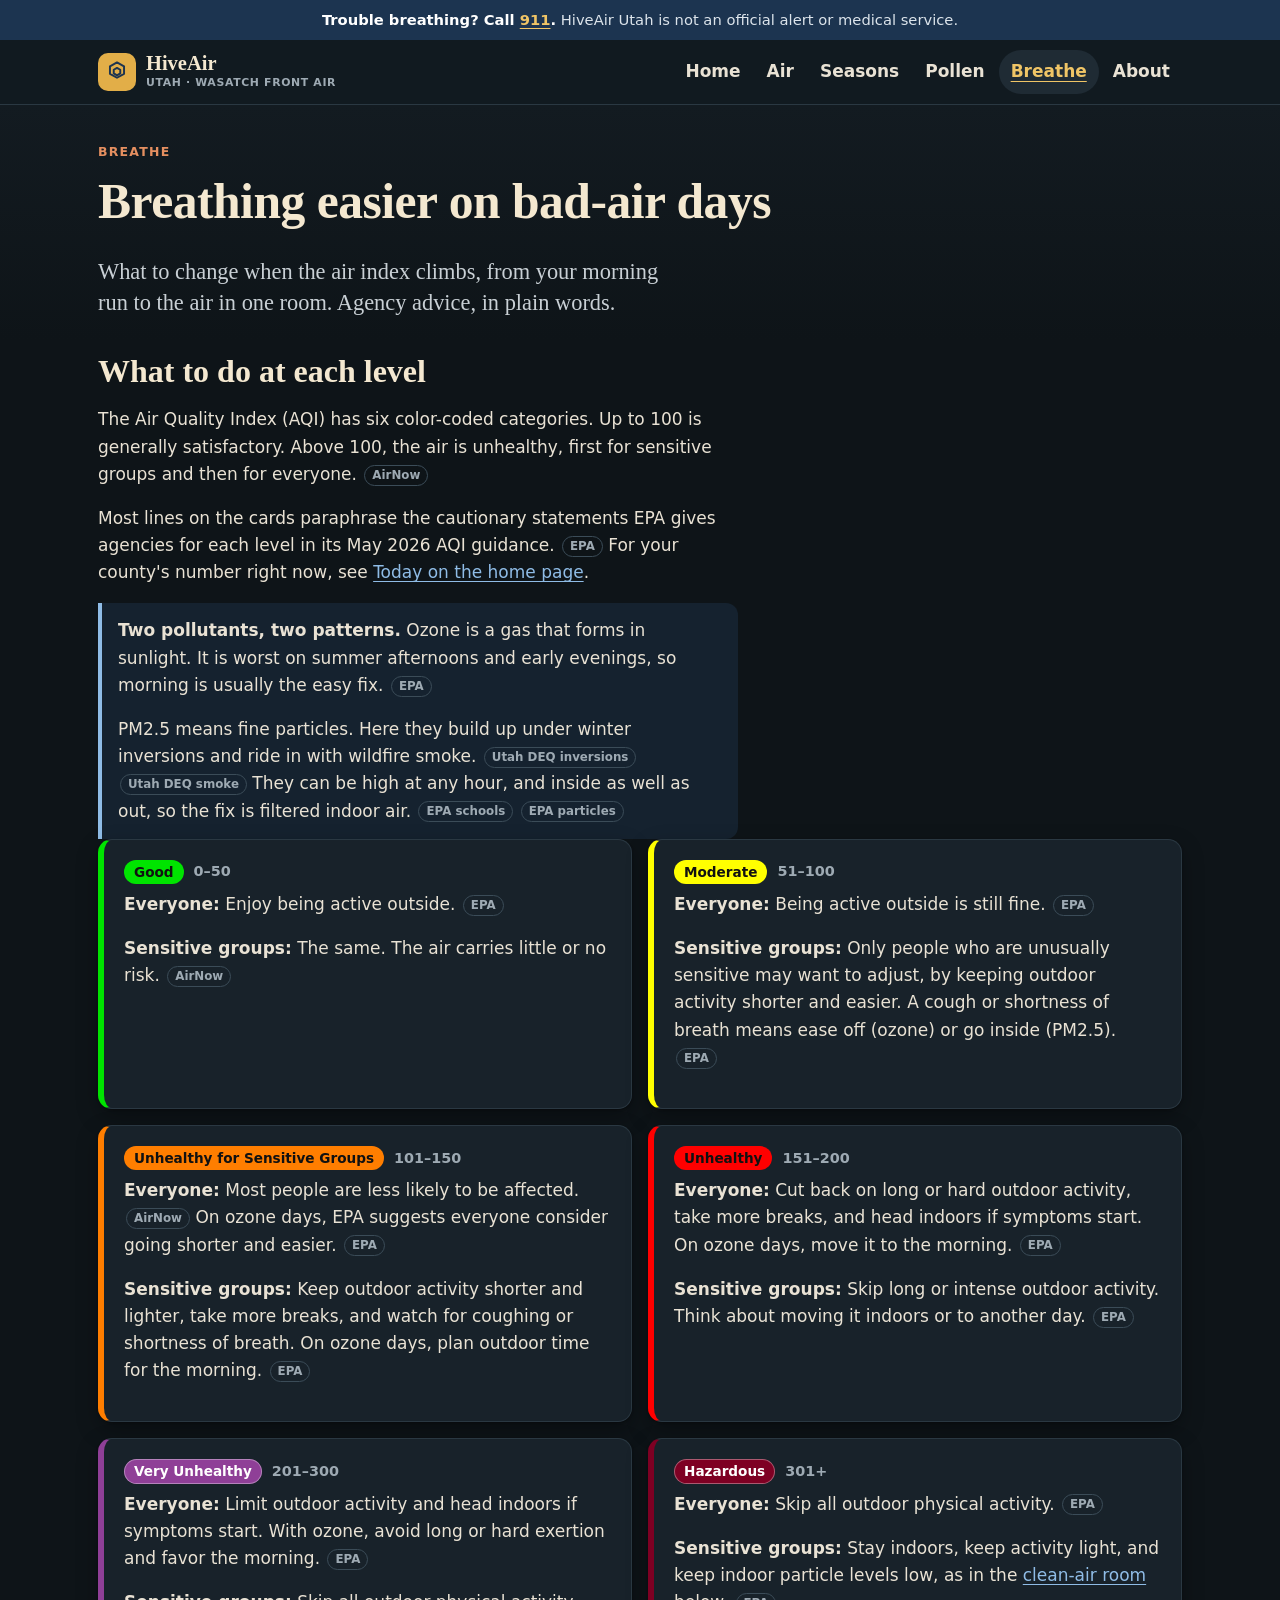
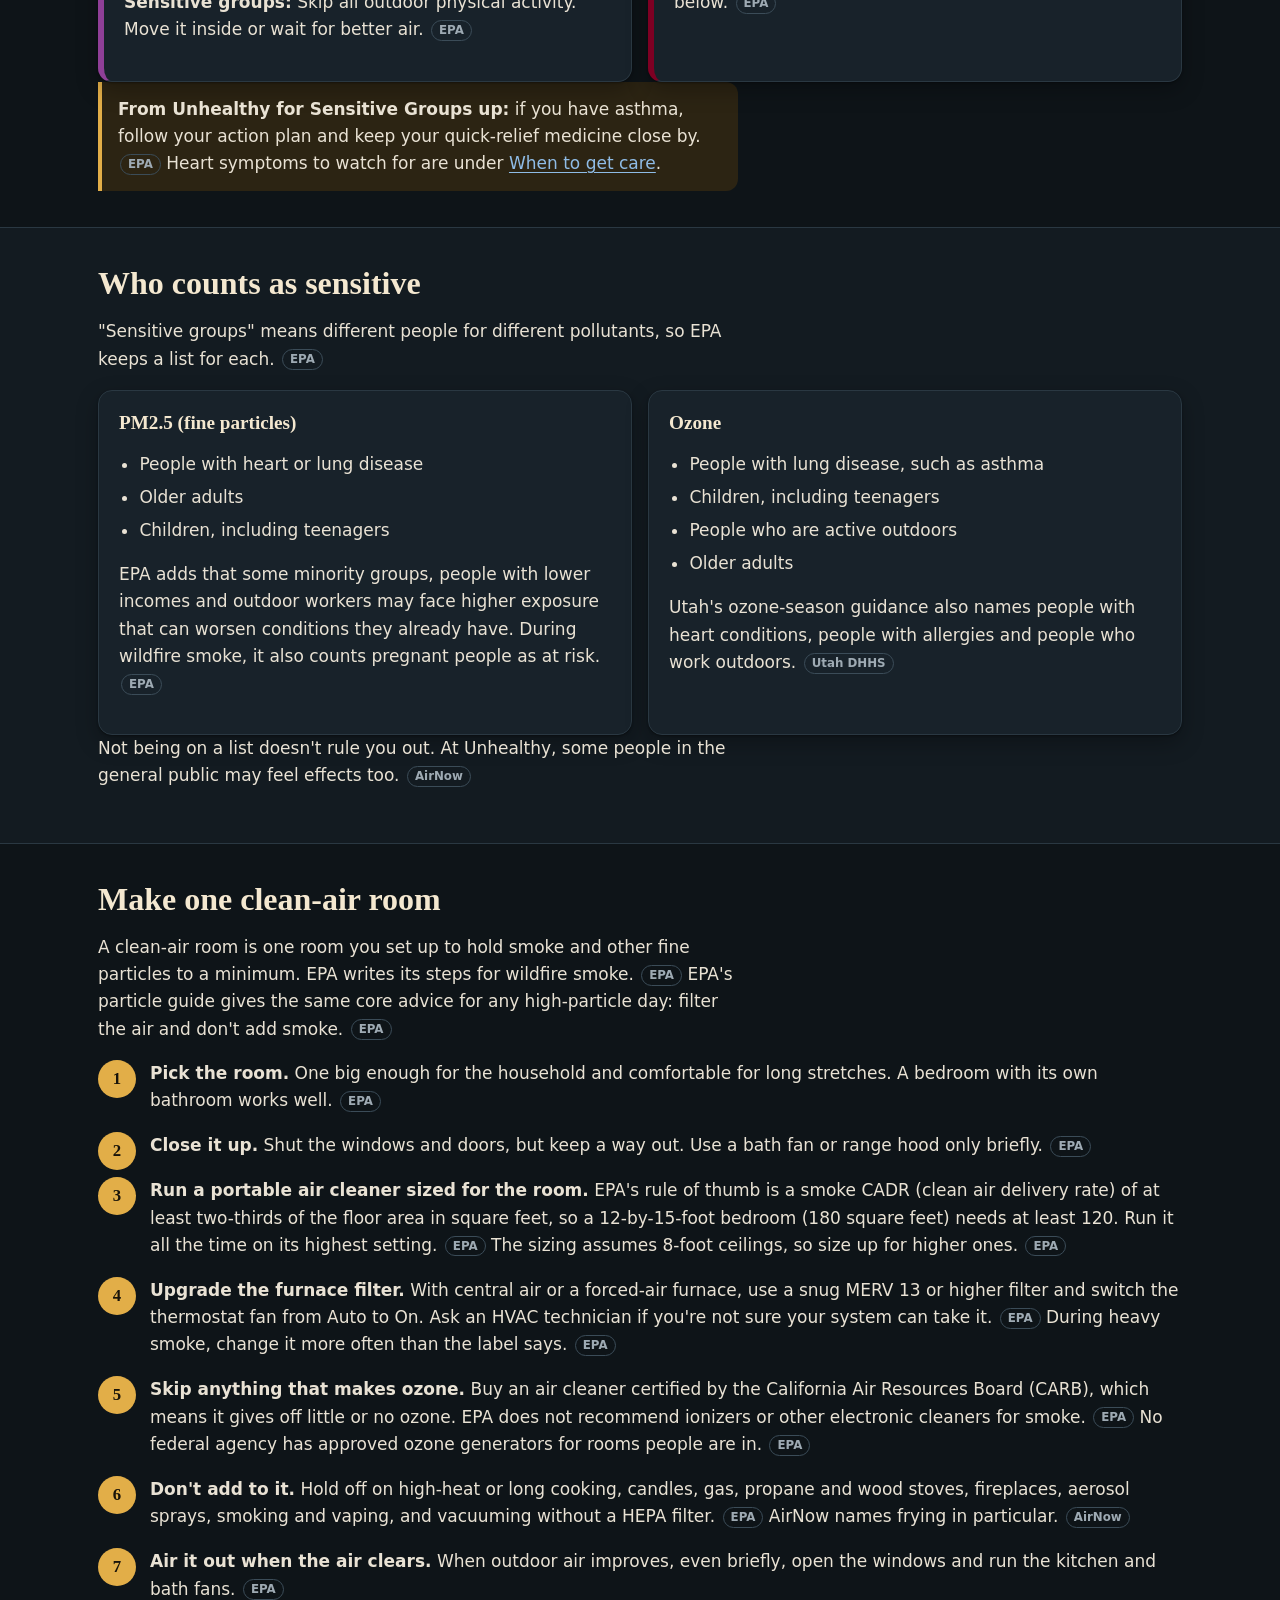
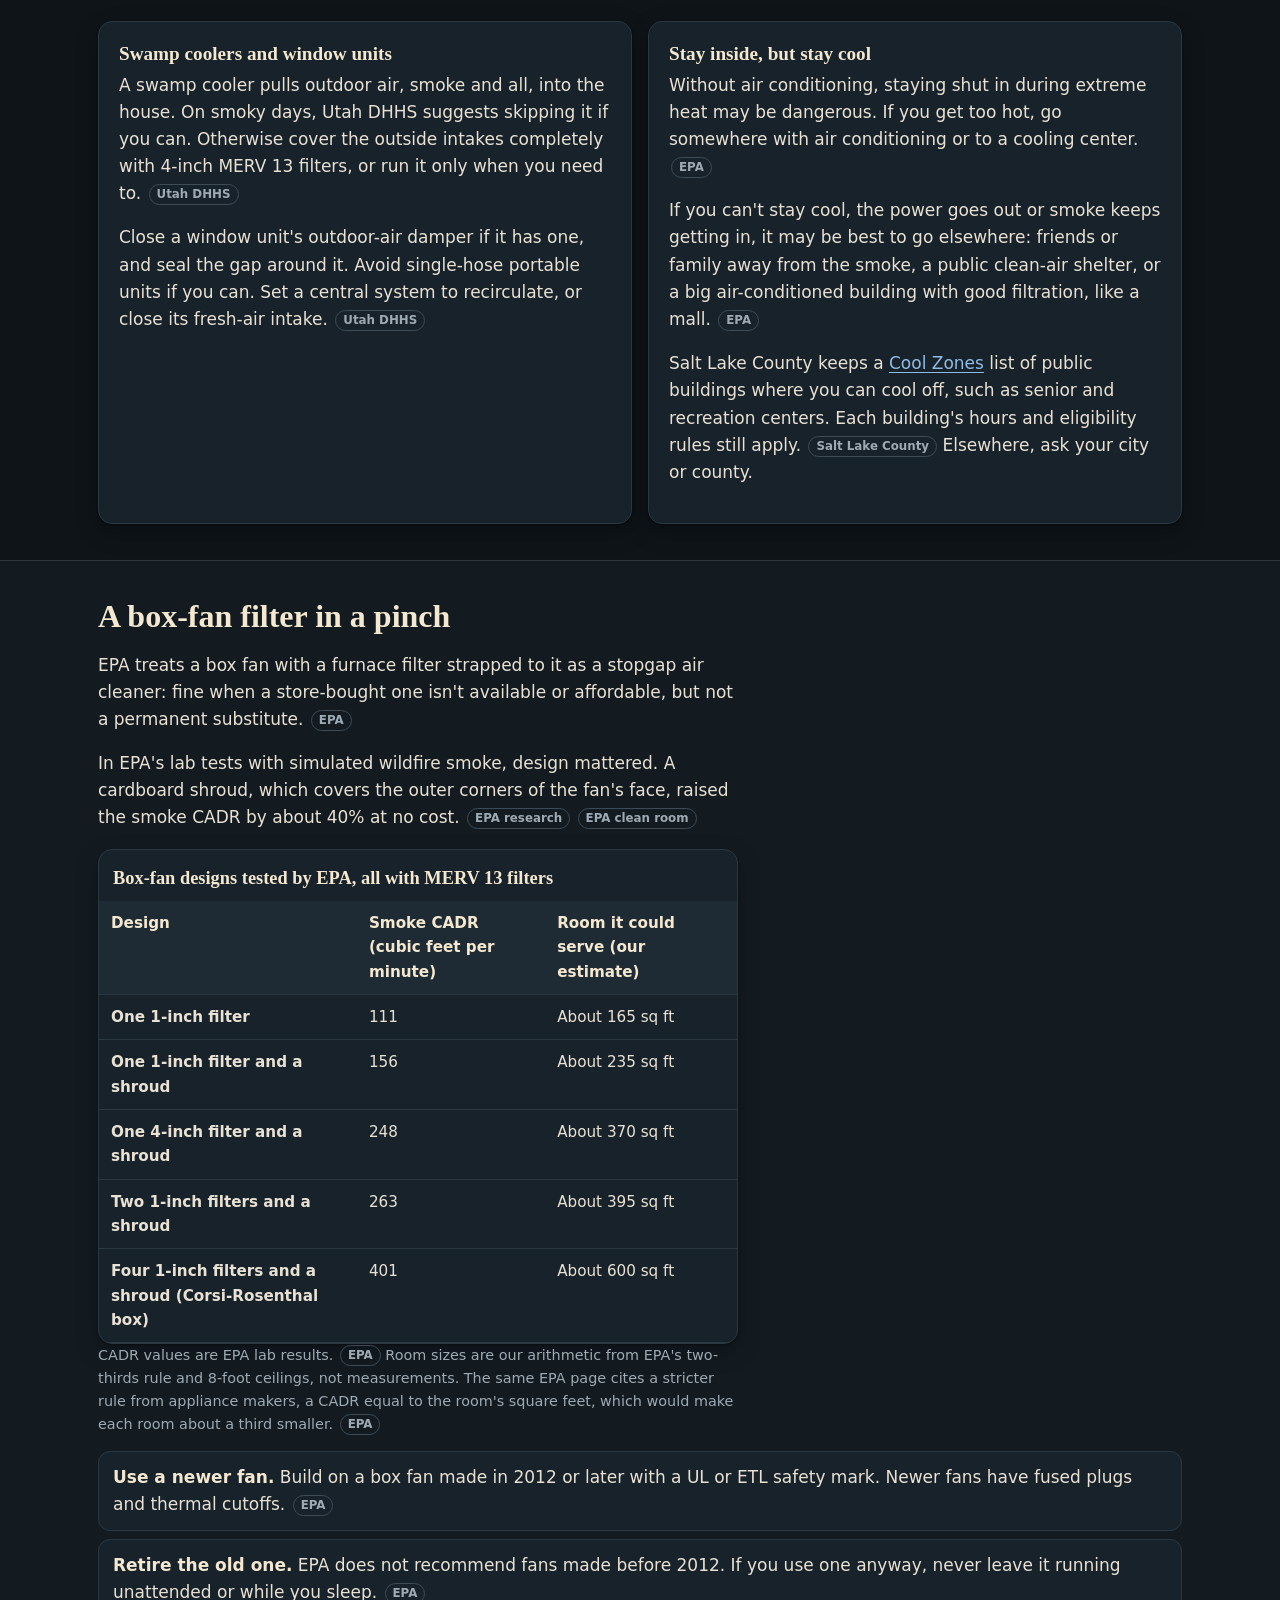
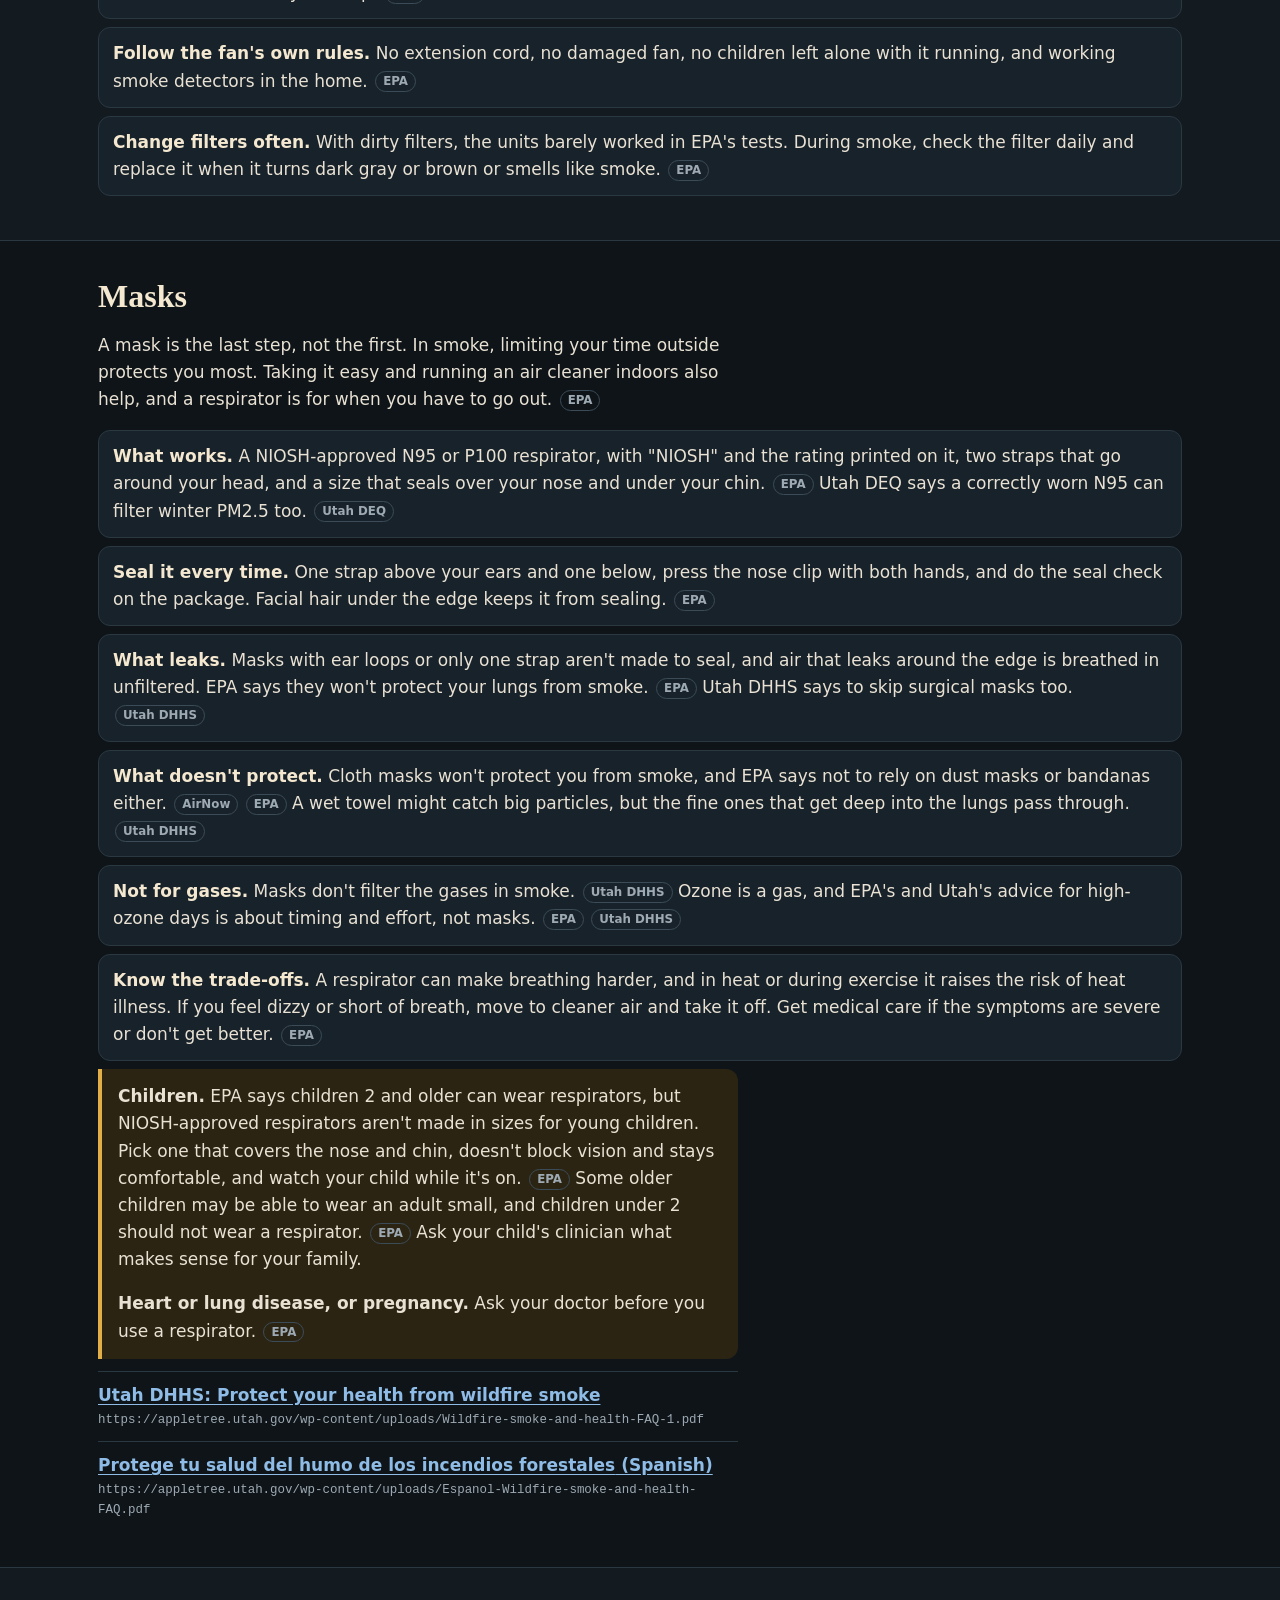
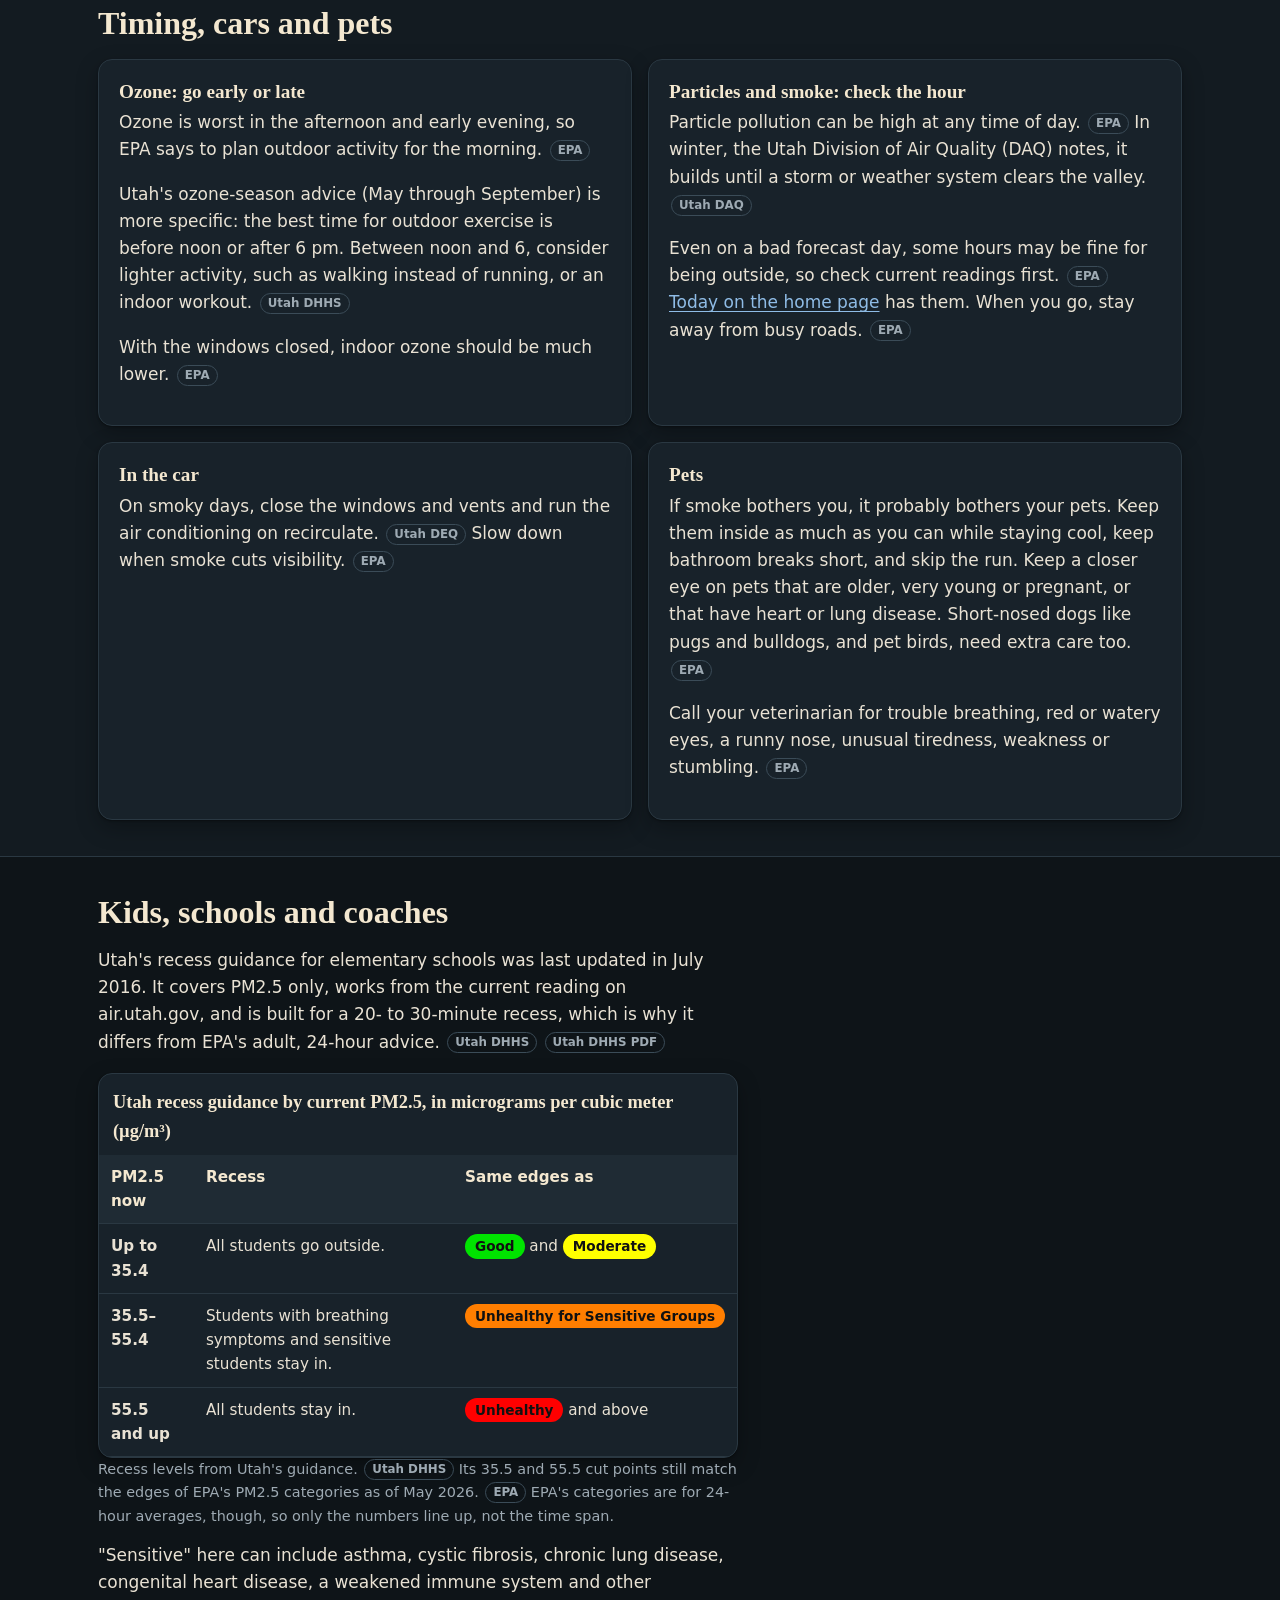
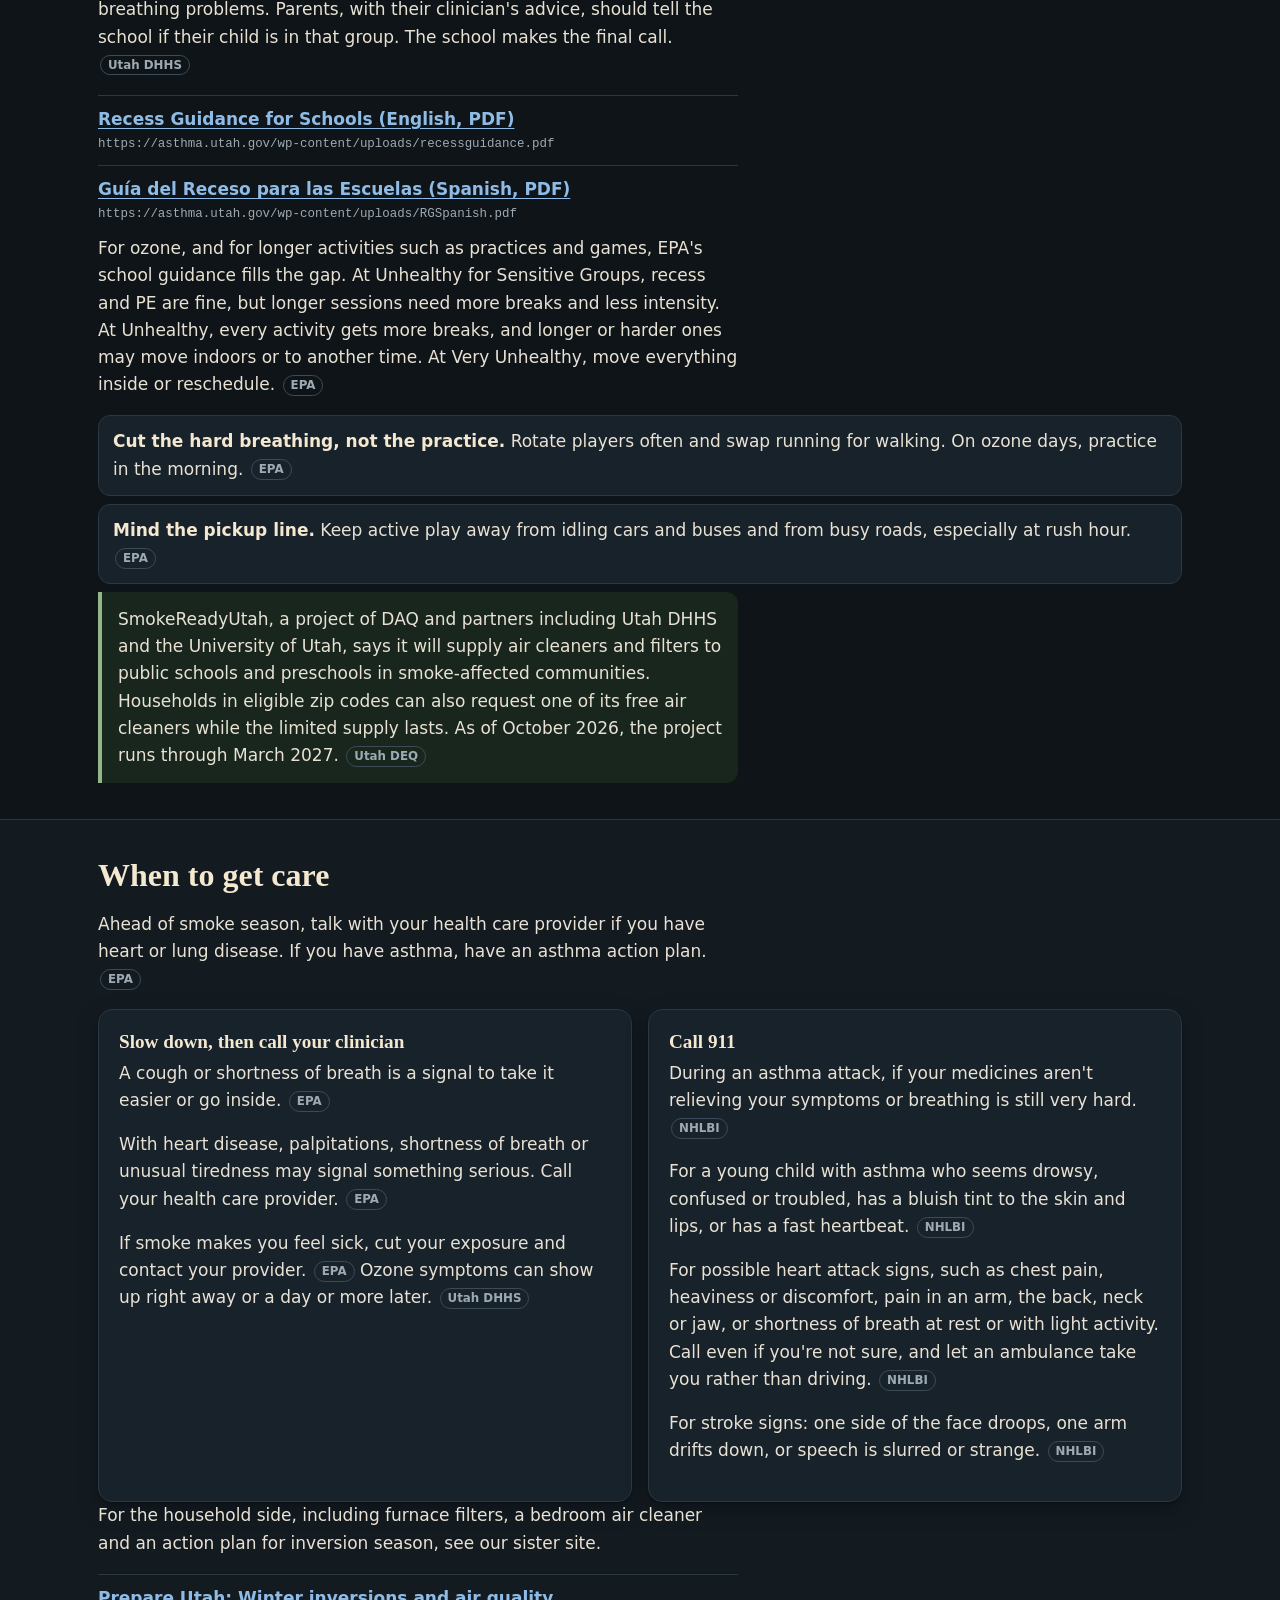
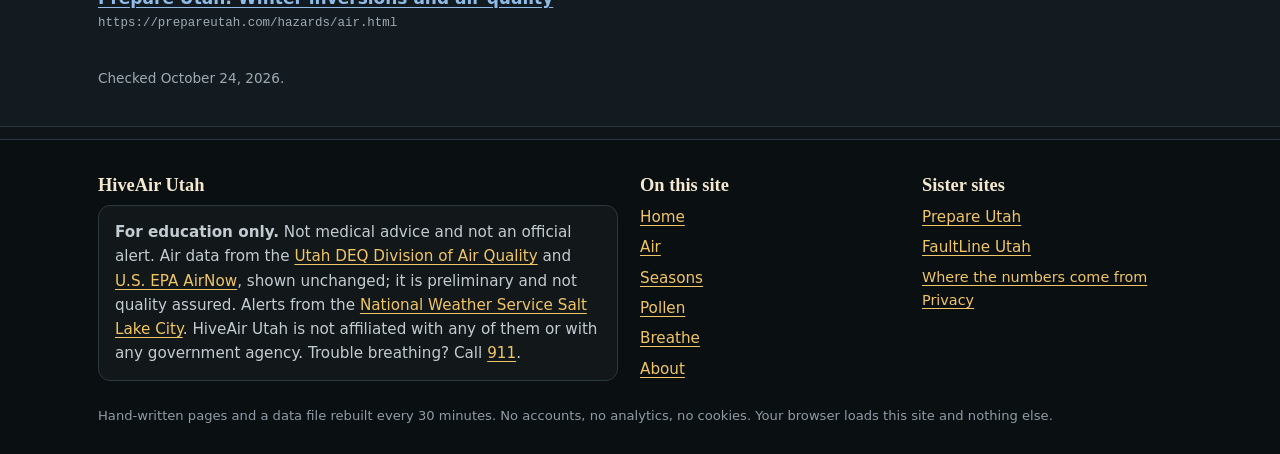
<file: site/breathe.html>
<!doctype html>
<html lang="en">
<head>
<meta charset="utf-8">
<meta name="viewport" content="width=device-width, initial-scale=1, viewport-fit=cover">
<title>Breathe · HiveAir Utah</title>
<meta name="description" content="What to do at each air quality level: a clean-air room, filters, masks, timing, kids and schools, and when to get care.">
<link rel="canonical" href="https://hiveairutah.com/breathe.html">
<meta property="og:url" content="https://hiveairutah.com/breathe.html">
<meta property="og:title" content="Breathe · HiveAir Utah">
<meta property="og:description" content="What to do at each air quality level: a clean-air room, filters, masks, timing, kids and schools, and when to get care.">
<meta property="og:type" content="website">
<meta property="og:site_name" content="HiveAir Utah">
<meta property="og:image" content="https://hiveairutah.com/assets/img/share.png">
<meta property="og:image:width" content="1200">
<meta property="og:image:height" content="630">
<meta property="og:image:alt" content="HiveAir Utah: The air we all share, in plain words.">
<meta name="twitter:card" content="summary_large_image">
<meta name="theme-color" content="#1C3450">
<meta name="referrer" content="strict-origin-when-cross-origin">
<link rel="icon" href="assets/favicon.svg" type="image/svg+xml">
<link rel="stylesheet" href="assets/css/style.css?v=2026-10-31">
<script>document.documentElement.classList.add("js")</script>
</head>
<body>
<a class="skip" href="#main">Skip to main content</a>
<div class="strip" role="note">
  <p><strong>Trouble breathing? Call <a href="tel:911">911</a>.</strong> HiveAir Utah is not an official alert or medical service.</p>
</div>
<header class="site-header">
  <div class="wrap">
    <a class="brand" href="index.html">
      <span class="logo" aria-hidden="true"><svg class="icon" viewBox="0 0 24 24" fill="none" stroke="currentColor" stroke-width="1.8" stroke-linecap="round" stroke-linejoin="round" focusable="false"><path d="M12 3.2 18.5 6.8v6.9L12 17.3 5.5 13.7V6.8z"/><path d="M12 8.2 15 9.9v3.4L12 15.1 9 13.3V9.9z"/></svg></span>
      <span><b>HiveAir</b><small>Utah<span class="long"> · Wasatch Front air</span></small></span>
    </a>
    <button class="nav-toggle" type="button" aria-expanded="false" aria-controls="site-nav">
      <svg class="icon" viewBox="0 0 24 24" fill="none" stroke="currentColor" stroke-width="1.8" stroke-linecap="round" aria-hidden="true" focusable="false"><path d="M4 7h16M4 12h16M4 17h16"/></svg>
      <span class="nav-toggle-label">Menu</span>
    </button>
    <nav id="site-nav" class="site-nav" aria-label="Main">
      <ul>
        <li><a href="index.html">Home</a></li>
        <li><a href="air.html">Air</a></li>
        <li><a href="seasons.html">Seasons</a></li>
        <li><a href="pollen.html">Pollen</a></li>
        <li><a href="breathe.html" aria-current="page">Breathe</a></li>
        <li><a href="about.html">About</a></li>
      </ul>
    </nav>
  </div>
</header>
<main id="main" tabindex="-1">
  <header class="page-hero">
    <div class="wrap">
      <p class="eyebrow">Breathe</p>
      <h1>Breathing easier on bad-air days</h1>
      <p class="lede">What to change when the air index climbs, from your morning run to the air in one room. Agency advice, in plain words.</p>
    </div>
  </header>

  <section class="block" id="levels" aria-labelledby="levels-title">
    <div class="wrap">
      <h2 id="levels-title">What to do at each level</h2>
      <div class="measure">
        <p>The Air Quality Index (AQI) has six color-coded categories. Up to 100 is generally satisfactory. Above 100, the air is unhealthy, first for sensitive groups and then for everyone. <a class="src" href="https://www.airnow.gov/aqi/aqi-basics/" rel="noreferrer">AirNow</a></p>
        <p>Most lines on the cards paraphrase the cautionary statements EPA gives agencies for each level in its May 2026 AQI guidance. <a class="src" href="https://document.airnow.gov/technical-assistance-document-for-the-reporting-of-daily-air-quailty.pdf" rel="noreferrer">EPA</a> For your county's number right now, see <a href="index.html#today">Today on the home page</a>.</p>
      </div>
      <div class="note measure">
        <p><strong>Two pollutants, two patterns.</strong> Ozone is a gas that forms in sunlight. It is worst on summer afternoons and early evenings, so morning is usually the easy fix. <a class="src" href="https://document.airnow.gov/air-quality-guide-for-ozone.pdf" rel="noreferrer">EPA</a></p>
        <p>PM2.5 means fine particles. Here they build up under winter inversions and ride in with wildfire smoke. <a class="src" href="https://deq.utah.gov/daq/frequently-asked-questions-utahs-inversion" rel="noreferrer">Utah DEQ inversions</a> <a class="src" href="https://deq.utah.gov/daq/wildfire-smoke" rel="noreferrer">Utah DEQ smoke</a> They can be high at any hour, and inside as well as out, so the fix is filtered indoor air. <a class="src" href="https://document.airnow.gov/air-quality-and-outdoor-guidance-for-schools.pdf" rel="noreferrer">EPA schools</a> <a class="src" href="https://document.airnow.gov/air-quality-guide-for-particle-pollution.pdf" rel="noreferrer">EPA particles</a></p>
      </div>

      <div class="grid two">
        <article class="card level" id="level-good" data-cat="good">
          <h3><span class="aqi-chip" data-cat="good">Good</span> <span class="range">0–50</span></h3>
          <p><strong>Everyone:</strong> Enjoy being active outside. <a class="src" href="https://document.airnow.gov/technical-assistance-document-for-the-reporting-of-daily-air-quailty.pdf" rel="noreferrer">EPA</a></p>
          <p><strong>Sensitive groups:</strong> The same. The air carries little or no risk. <a class="src" href="https://www.airnow.gov/aqi/aqi-basics/" rel="noreferrer">AirNow</a></p>
        </article>
        <article class="card level" id="level-moderate" data-cat="moderate">
          <h3><span class="aqi-chip" data-cat="moderate">Moderate</span> <span class="range">51–100</span></h3>
          <p><strong>Everyone:</strong> Being active outside is still fine. <a class="src" href="https://document.airnow.gov/air-quality-guide-for-particle-pollution.pdf" rel="noreferrer">EPA</a></p>
          <p><strong>Sensitive groups:</strong> Only people who are unusually sensitive may want to adjust, by keeping outdoor activity shorter and easier. A cough or shortness of breath means ease off (ozone) or go inside (PM2.5). <a class="src" href="https://document.airnow.gov/technical-assistance-document-for-the-reporting-of-daily-air-quailty.pdf" rel="noreferrer">EPA</a></p>
        </article>
        <article class="card level" id="level-usg" data-cat="usg">
          <h3><span class="aqi-chip" data-cat="usg">Unhealthy for Sensitive Groups</span> <span class="range">101–150</span></h3>
          <p><strong>Everyone:</strong> Most people are less likely to be affected. <a class="src" href="https://www.airnow.gov/aqi/aqi-basics/" rel="noreferrer">AirNow</a> On ozone days, EPA suggests everyone consider going shorter and easier. <a class="src" href="https://document.airnow.gov/air-quality-guide-for-ozone.pdf" rel="noreferrer">EPA</a></p>
          <p><strong>Sensitive groups:</strong> Keep outdoor activity shorter and lighter, take more breaks, and watch for coughing or shortness of breath. On ozone days, plan outdoor time for the morning. <a class="src" href="https://document.airnow.gov/technical-assistance-document-for-the-reporting-of-daily-air-quailty.pdf" rel="noreferrer">EPA</a></p>
        </article>
        <article class="card level" id="level-unhealthy" data-cat="unhealthy">
          <h3><span class="aqi-chip" data-cat="unhealthy">Unhealthy</span> <span class="range">151–200</span></h3>
          <p><strong>Everyone:</strong> Cut back on long or hard outdoor activity, take more breaks, and head indoors if symptoms start. On ozone days, move it to the morning. <a class="src" href="https://document.airnow.gov/technical-assistance-document-for-the-reporting-of-daily-air-quailty.pdf" rel="noreferrer">EPA</a></p>
          <p><strong>Sensitive groups:</strong> Skip long or intense outdoor activity. Think about moving it indoors or to another day. <a class="src" href="https://document.airnow.gov/technical-assistance-document-for-the-reporting-of-daily-air-quailty.pdf" rel="noreferrer">EPA</a></p>
        </article>
        <article class="card level" id="level-very-unhealthy" data-cat="very-unhealthy">
          <h3><span class="aqi-chip" data-cat="very-unhealthy">Very Unhealthy</span> <span class="range">201–300</span></h3>
          <p><strong>Everyone:</strong> Limit outdoor activity and head indoors if symptoms start. With ozone, avoid long or hard exertion and favor the morning. <a class="src" href="https://document.airnow.gov/technical-assistance-document-for-the-reporting-of-daily-air-quailty.pdf" rel="noreferrer">EPA</a></p>
          <p><strong>Sensitive groups:</strong> Skip all outdoor physical activity. Move it inside or wait for better air. <a class="src" href="https://document.airnow.gov/technical-assistance-document-for-the-reporting-of-daily-air-quailty.pdf" rel="noreferrer">EPA</a></p>
        </article>
        <article class="card level" id="level-hazardous" data-cat="hazardous">
          <h3><span class="aqi-chip" data-cat="hazardous">Hazardous</span> <span class="range">301+</span></h3>
          <p><strong>Everyone:</strong> Skip all outdoor physical activity. <a class="src" href="https://document.airnow.gov/technical-assistance-document-for-the-reporting-of-daily-air-quailty.pdf" rel="noreferrer">EPA</a></p>
          <p><strong>Sensitive groups:</strong> Stay indoors, keep activity light, and keep indoor particle levels low, as in the <a href="#clean-room">clean-air room</a> below. <a class="src" href="https://document.airnow.gov/technical-assistance-document-for-the-reporting-of-daily-air-quailty.pdf" rel="noreferrer">EPA</a></p>
        </article>
      </div>

      <div class="note warm measure">
        <p><strong>From Unhealthy for Sensitive Groups up:</strong> if you have asthma, follow your action plan and keep your quick-relief medicine close by. <a class="src" href="https://document.airnow.gov/technical-assistance-document-for-the-reporting-of-daily-air-quailty.pdf" rel="noreferrer">EPA</a> Heart symptoms to watch for are under <a href="#care">When to get care</a>.</p>
      </div>
    </div>
  </section>

  <section class="block alt" id="sensitive" aria-labelledby="sensitive-title">
    <div class="wrap">
      <h2 id="sensitive-title">Who counts as sensitive</h2>
      <div class="measure">
        <p>"Sensitive groups" means different people for different pollutants, so EPA keeps a list for each. <a class="src" href="https://document.airnow.gov/technical-assistance-document-for-the-reporting-of-daily-air-quailty.pdf" rel="noreferrer">EPA</a></p>
      </div>
      <div class="grid two">
        <article class="card">
          <h3>PM2.5 (fine particles)</h3>
          <ul>
            <li>People with heart or lung disease</li>
            <li>Older adults</li>
            <li>Children, including teenagers</li>
          </ul>
          <p>EPA adds that some minority groups, people with lower incomes and outdoor workers may face higher exposure that can worsen conditions they already have. During wildfire smoke, it also counts pregnant people as at risk. <a class="src" href="https://document.airnow.gov/technical-assistance-document-for-the-reporting-of-daily-air-quailty.pdf" rel="noreferrer">EPA</a></p>
        </article>
        <article class="card">
          <h3>Ozone</h3>
          <ul>
            <li>People with lung disease, such as asthma</li>
            <li>Children, including teenagers</li>
            <li>People who are active outdoors</li>
            <li>Older adults</li>
          </ul>
          <p>Utah's ozone-season guidance also names people with heart conditions, people with allergies and people who work outdoors. <a class="src" href="https://asthma.utah.gov/wp-content/uploads/ozone_guidance.pdf" rel="noreferrer">Utah DHHS</a></p>
        </article>
      </div>
      <div class="measure">
        <p>Not being on a list doesn't rule you out. At Unhealthy, some people in the general public may feel effects too. <a class="src" href="https://www.airnow.gov/aqi/aqi-basics/" rel="noreferrer">AirNow</a></p>
      </div>
    </div>
  </section>

  <section class="block" id="clean-room" aria-labelledby="clean-room-title">
    <div class="wrap">
      <h2 id="clean-room-title">Make one clean-air room</h2>
      <div class="measure">
        <p>A clean-air room is one room you set up to hold smoke and other fine particles to a minimum. EPA writes its steps for wildfire smoke. <a class="src" href="https://www.epa.gov/emergencies-iaq/create-clean-room-protect-indoor-air-quality-during-wildfire" rel="noreferrer">EPA</a> EPA's particle guide gives the same core advice for any high-particle day: filter the air and don't add smoke. <a class="src" href="https://document.airnow.gov/air-quality-guide-for-particle-pollution.pdf" rel="noreferrer">EPA</a></p>
      </div>
      <ol class="steps">
        <li><strong>Pick the room.</strong> One big enough for the household and comfortable for long stretches. A bedroom with its own bathroom works well. <a class="src" href="https://www.epa.gov/emergencies-iaq/create-clean-room-protect-indoor-air-quality-during-wildfire" rel="noreferrer">EPA</a></li>
        <li><strong>Close it up.</strong> Shut the windows and doors, but keep a way out. Use a bath fan or range hood only briefly. <a class="src" href="https://www.epa.gov/emergencies-iaq/create-clean-room-protect-indoor-air-quality-during-wildfire" rel="noreferrer">EPA</a></li>
        <li><strong>Run a portable air cleaner sized for the room.</strong> EPA's rule of thumb is a smoke CADR (clean air delivery rate) of at least two-thirds of the floor area in square feet, so a 12-by-15-foot bedroom (180 square feet) needs at least 120. Run it all the time on its highest setting. <a class="src" href="https://www.epa.gov/wildfires/indoor-air-filtration" rel="noreferrer">EPA</a> The sizing assumes 8-foot ceilings, so size up for higher ones. <a class="src" href="https://www.epa.gov/sites/default/files/2018-07/documents/guide_to_air_cleaners_in_the_home_2nd_edition.pdf" rel="noreferrer">EPA</a></li>
        <li><strong>Upgrade the furnace filter.</strong> With central air or a forced-air furnace, use a snug MERV 13 or higher filter and switch the thermostat fan from Auto to On. Ask an HVAC technician if you're not sure your system can take it. <a class="src" href="https://www.epa.gov/wildfires/indoor-air-filtration" rel="noreferrer">EPA</a> During heavy smoke, change it more often than the label says. <a class="src" href="https://www.epa.gov/emergencies-iaq/create-clean-room-protect-indoor-air-quality-during-wildfire" rel="noreferrer">EPA</a></li>
        <li><strong>Skip anything that makes ozone.</strong> Buy an air cleaner certified by the California Air Resources Board (CARB), which means it gives off little or no ozone. EPA does not recommend ionizers or other electronic cleaners for smoke. <a class="src" href="https://www.epa.gov/wildfires/indoor-air-filtration" rel="noreferrer">EPA</a> No federal agency has approved ozone generators for rooms people are in. <a class="src" href="https://www.epa.gov/sites/default/files/2018-07/documents/guide_to_air_cleaners_in_the_home_2nd_edition.pdf" rel="noreferrer">EPA</a></li>
        <li><strong>Don't add to it.</strong> Hold off on high-heat or long cooking, candles, gas, propane and wood stoves, fireplaces, aerosol sprays, smoking and vaping, and vacuuming without a HEPA filter. <a class="src" href="https://www.epa.gov/wildfires/reduce-your-smoke-exposure" rel="noreferrer">EPA</a> AirNow names frying in particular. <a class="src" href="https://www.airnow.gov/wildfires/when-smoke-is-in-the-air/" rel="noreferrer">AirNow</a></li>
        <li><strong>Air it out when the air clears.</strong> When outdoor air improves, even briefly, open the windows and run the kitchen and bath fans. <a class="src" href="https://www.epa.gov/emergencies-iaq/create-clean-room-protect-indoor-air-quality-during-wildfire" rel="noreferrer">EPA</a></li>
      </ol>

      <div class="grid two">
        <article class="card">
          <h3>Swamp coolers and window units</h3>
          <p>A swamp cooler pulls outdoor air, smoke and all, into the house. On smoky days, Utah DHHS suggests skipping it if you can. Otherwise cover the outside intakes completely with 4-inch MERV 13 filters, or run it only when you need to. <a class="src" href="https://appletree.utah.gov/wp-content/uploads/Wildfire-Smoke-Preparedness-Checklist-July-2025.pdf.pdf" rel="noreferrer">Utah DHHS</a></p>
          <p>Close a window unit's outdoor-air damper if it has one, and seal the gap around it. Avoid single-hose portable units if you can. Set a central system to recirculate, or close its fresh-air intake. <a class="src" href="https://appletree.utah.gov/wp-content/uploads/Wildfire-Smoke-Preparedness-Checklist-July-2025.pdf.pdf" rel="noreferrer">Utah DHHS</a></p>
        </article>
        <article class="card">
          <h3>Stay inside, but stay cool</h3>
          <p>Without air conditioning, staying shut in during extreme heat may be dangerous. If you get too hot, go somewhere with air conditioning or to a cooling center. <a class="src" href="https://document.airnow.gov/technical-assistance-document-for-the-reporting-of-daily-air-quailty.pdf" rel="noreferrer">EPA</a></p>
          <p>If you can't stay cool, the power goes out or smoke keeps getting in, it may be best to go elsewhere: friends or family away from the smoke, a public clean-air shelter, or a big air-conditioned building with good filtration, like a mall. <a class="src" href="https://www.epa.gov/emergencies-iaq/create-clean-room-protect-indoor-air-quality-during-wildfire" rel="noreferrer">EPA</a></p>
          <p>Salt Lake County keeps a <a href="https://www.saltlakecounty.gov/mayor/cool-zones" rel="noreferrer">Cool Zones</a> list of public buildings where you can cool off, such as senior and recreation centers. Each building's hours and eligibility rules still apply. <a class="src" href="https://www.saltlakecounty.gov/mayor/cool-zones" rel="noreferrer">Salt Lake County</a> Elsewhere, ask your city or county.</p>
        </article>
      </div>
    </div>
  </section>

  <section class="block alt" id="box-fan" aria-labelledby="box-fan-title">
    <div class="wrap">
      <h2 id="box-fan-title">A box-fan filter in a pinch</h2>
      <div class="measure">
        <p>EPA treats a box fan with a furnace filter strapped to it as a stopgap air cleaner: fine when a store-bought one isn't available or affordable, but not a permanent substitute. <a class="src" href="https://www.epa.gov/emergencies-iaq/create-clean-room-protect-indoor-air-quality-during-wildfire" rel="noreferrer">EPA</a></p>
        <p>In EPA's lab tests with simulated wildfire smoke, design mattered. A cardboard shroud, which covers the outer corners of the fan's face, raised the smoke CADR by about 40% at no cost. <a class="src" href="https://www.epa.gov/air-research/research-diy-air-cleaners-reduce-wildfire-smoke-indoors" rel="noreferrer">EPA research</a> <a class="src" href="https://www.epa.gov/emergencies-iaq/create-clean-room-protect-indoor-air-quality-during-wildfire" rel="noreferrer">EPA clean room</a></p>
      </div>
      <div class="table-wrap measure">
        <table>
          <caption>Box-fan designs tested by EPA, all with MERV 13 filters</caption>
          <thead><tr><th scope="col">Design</th><th scope="col">Smoke CADR (cubic feet per minute)</th><th scope="col">Room it could serve (our estimate)</th></tr></thead>
          <tbody>
            <tr><th scope="row"><span class="cell-label">Design</span>One 1-inch filter</th>
                <td><span class="cell-label">Smoke CADR (cubic feet per minute)</span>111</td>
                <td><span class="cell-label">Room it could serve (our estimate)</span>About 165 sq ft</td></tr>
            <tr><th scope="row"><span class="cell-label">Design</span>One 1-inch filter and a shroud</th>
                <td><span class="cell-label">Smoke CADR (cubic feet per minute)</span>156</td>
                <td><span class="cell-label">Room it could serve (our estimate)</span>About 235 sq ft</td></tr>
            <tr><th scope="row"><span class="cell-label">Design</span>One 4-inch filter and a shroud</th>
                <td><span class="cell-label">Smoke CADR (cubic feet per minute)</span>248</td>
                <td><span class="cell-label">Room it could serve (our estimate)</span>About 370 sq ft</td></tr>
            <tr><th scope="row"><span class="cell-label">Design</span>Two 1-inch filters and a shroud</th>
                <td><span class="cell-label">Smoke CADR (cubic feet per minute)</span>263</td>
                <td><span class="cell-label">Room it could serve (our estimate)</span>About 395 sq ft</td></tr>
            <tr><th scope="row"><span class="cell-label">Design</span>Four 1-inch filters and a shroud (Corsi-Rosenthal box)</th>
                <td><span class="cell-label">Smoke CADR (cubic feet per minute)</span>401</td>
                <td><span class="cell-label">Room it could serve (our estimate)</span>About 600 sq ft</td></tr>
          </tbody>
        </table>
      </div>
      <p class="small muted measure">CADR values are EPA lab results. <a class="src" href="https://www.epa.gov/air-research/research-diy-air-cleaners-reduce-wildfire-smoke-indoors" rel="noreferrer">EPA</a> Room sizes are our arithmetic from EPA's two-thirds rule and 8-foot ceilings, not measurements. The same EPA page cites a stricter rule from appliance makers, a CADR equal to the room's square feet, which would make each room about a third smaller. <a class="src" href="https://www.epa.gov/air-research/research-diy-air-cleaners-reduce-wildfire-smoke-indoors" rel="noreferrer">EPA</a></p>
      <ul class="rules">
        <li><strong>Use a newer fan.</strong> Build on a box fan made in 2012 or later with a UL or ETL safety mark. Newer fans have fused plugs and thermal cutoffs. <a class="src" href="https://www.epa.gov/air-research/research-diy-air-cleaners-reduce-wildfire-smoke-indoors" rel="noreferrer">EPA</a></li>
        <li><strong>Retire the old one.</strong> EPA does not recommend fans made before 2012. If you use one anyway, never leave it running unattended or while you sleep. <a class="src" href="https://www.epa.gov/air-research/research-diy-air-cleaners-reduce-wildfire-smoke-indoors" rel="noreferrer">EPA</a></li>
        <li><strong>Follow the fan's own rules.</strong> No extension cord, no damaged fan, no children left alone with it running, and working smoke detectors in the home. <a class="src" href="https://www.epa.gov/emergencies-iaq/create-clean-room-protect-indoor-air-quality-during-wildfire" rel="noreferrer">EPA</a></li>
        <li><strong>Change filters often.</strong> With dirty filters, the units barely worked in EPA's tests. During smoke, check the filter daily and replace it when it turns dark gray or brown or smells like smoke. <a class="src" href="https://www.epa.gov/air-research/research-diy-air-cleaners-reduce-wildfire-smoke-indoors" rel="noreferrer">EPA</a></li>
      </ul>
    </div>
  </section>

  <section class="block" id="masks" aria-labelledby="masks-title">
    <div class="wrap">
      <h2 id="masks-title">Masks</h2>
      <div class="measure">
        <p>A mask is the last step, not the first. In smoke, limiting your time outside protects you most. Taking it easy and running an air cleaner indoors also help, and a respirator is for when you have to go out. <a class="src" href="https://www.epa.gov/system/files/documents/2026-06/protect-your-lungs-factsheet.pdf" rel="noreferrer">EPA</a></p>
      </div>
      <ul class="rules">
        <li><strong>What works.</strong> A NIOSH-approved N95 or P100 respirator, with "NIOSH" and the rating printed on it, two straps that go around your head, and a size that seals over your nose and under your chin. <a class="src" href="https://www.epa.gov/system/files/documents/2026-06/protect-your-lungs-factsheet.pdf" rel="noreferrer">EPA</a> Utah DEQ says a correctly worn N95 can filter winter PM2.5 too. <a class="src" href="https://deq.utah.gov/daq/frequently-asked-questions-utahs-inversion" rel="noreferrer">Utah DEQ</a></li>
        <li><strong>Seal it every time.</strong> One strap above your ears and one below, press the nose clip with both hands, and do the seal check on the package. Facial hair under the edge keeps it from sealing. <a class="src" href="https://www.epa.gov/system/files/documents/2026-06/protect-your-lungs-factsheet.pdf" rel="noreferrer">EPA</a></li>
        <li><strong>What leaks.</strong> Masks with ear loops or only one strap aren't made to seal, and air that leaks around the edge is breathed in unfiltered. EPA says they won't protect your lungs from smoke. <a class="src" href="https://www.epa.gov/system/files/documents/2026-06/protect-your-lungs-factsheet.pdf" rel="noreferrer">EPA</a> Utah DHHS says to skip surgical masks too. <a class="src" href="https://appletree.utah.gov/wp-content/uploads/Wildfire-smoke-and-health-FAQ-1.pdf" rel="noreferrer">Utah DHHS</a></li>
        <li><strong>What doesn't protect.</strong> Cloth masks won't protect you from smoke, and EPA says not to rely on dust masks or bandanas either. <a class="src" href="https://www.airnow.gov/wildfires/when-smoke-is-in-the-air/" rel="noreferrer">AirNow</a> <a class="src" href="https://www.epa.gov/wildfires/reduce-your-smoke-exposure" rel="noreferrer">EPA</a> A wet towel might catch big particles, but the fine ones that get deep into the lungs pass through. <a class="src" href="https://appletree.utah.gov/wp-content/uploads/Wildfire-smoke-and-health-FAQ-1.pdf" rel="noreferrer">Utah DHHS</a></li>
        <li><strong>Not for gases.</strong> Masks don't filter the gases in smoke. <a class="src" href="https://appletree.utah.gov/wp-content/uploads/Wildfire-smoke-and-health-FAQ-1.pdf" rel="noreferrer">Utah DHHS</a> Ozone is a gas, and EPA's and Utah's advice for high-ozone days is about timing and effort, not masks. <a class="src" href="https://document.airnow.gov/air-quality-guide-for-ozone.pdf" rel="noreferrer">EPA</a> <a class="src" href="https://asthma.utah.gov/wp-content/uploads/ozone_guidance.pdf" rel="noreferrer">Utah DHHS</a></li>
        <li><strong>Know the trade-offs.</strong> A respirator can make breathing harder, and in heat or during exercise it raises the risk of heat illness. If you feel dizzy or short of breath, move to cleaner air and take it off. Get medical care if the symptoms are severe or don't get better. <a class="src" href="https://www.epa.gov/system/files/documents/2026-06/protect-your-lungs-factsheet.pdf" rel="noreferrer">EPA</a></li>
      </ul>
      <div class="note warm measure">
        <p><strong>Children.</strong> EPA says children 2 and older can wear respirators, but NIOSH-approved respirators aren't made in sizes for young children. Pick one that covers the nose and chin, doesn't block vision and stays comfortable, and watch your child while it's on. <a class="src" href="https://www.epa.gov/system/files/documents/2026-06/protect-your-lungs-factsheet.pdf" rel="noreferrer">EPA</a> Some older children may be able to wear an adult small, and children under 2 should not wear a respirator. <a class="src" href="https://www.epa.gov/wildfires/reduce-your-smoke-exposure" rel="noreferrer">EPA</a> Ask your child's clinician what makes sense for your family.</p>
        <p><strong>Heart or lung disease, or pregnancy.</strong> Ask your doctor before you use a respirator. <a class="src" href="https://www.epa.gov/system/files/documents/2026-06/protect-your-lungs-factsheet.pdf" rel="noreferrer">EPA</a></p>
      </div>
      <ul class="link-list measure">
        <li><a href="https://appletree.utah.gov/wp-content/uploads/Wildfire-smoke-and-health-FAQ-1.pdf" rel="noreferrer">Utah DHHS: Protect your health from wildfire smoke</a><span class="url">https://appletree.utah.gov/wp-content/uploads/Wildfire-smoke-and-health-FAQ-1.pdf</span></li>
        <li><a href="https://appletree.utah.gov/wp-content/uploads/Espanol-Wildfire-smoke-and-health-FAQ.pdf" rel="noreferrer" hreflang="es"><span lang="es">Protege tu salud del humo de los incendios forestales</span> (Spanish)</a><span class="url">https://appletree.utah.gov/wp-content/uploads/Espanol-Wildfire-smoke-and-health-FAQ.pdf</span></li>
      </ul>
    </div>
  </section>

  <section class="block alt" id="timing" aria-labelledby="timing-title">
    <div class="wrap">
      <h2 id="timing-title">Timing, cars and pets</h2>
      <div class="grid two">
        <article class="card">
          <h3>Ozone: go early or late</h3>
          <p>Ozone is worst in the afternoon and early evening, so EPA says to plan outdoor activity for the morning. <a class="src" href="https://document.airnow.gov/air-quality-guide-for-ozone.pdf" rel="noreferrer">EPA</a></p>
          <p>Utah's ozone-season advice (May through September) is more specific: the best time for outdoor exercise is before noon or after 6 pm. Between noon and 6, consider lighter activity, such as walking instead of running, or an indoor workout. <a class="src" href="https://asthma.utah.gov/wp-content/uploads/ozone_guidance.pdf" rel="noreferrer">Utah DHHS</a></p>
          <p>With the windows closed, indoor ozone should be much lower. <a class="src" href="https://document.airnow.gov/air-quality-and-outdoor-guidance-for-schools.pdf" rel="noreferrer">EPA</a></p>
        </article>
        <article class="card">
          <h3>Particles and smoke: check the hour</h3>
          <p>Particle pollution can be high at any time of day. <a class="src" href="https://document.airnow.gov/air-quality-and-outdoor-guidance-for-schools.pdf" rel="noreferrer">EPA</a> In winter, the Utah Division of Air Quality (DAQ) notes, it builds until a storm or weather system clears the valley. <a class="src" href="https://air.utah.gov/forecast.php?id=slc" rel="noreferrer">Utah DAQ</a></p>
          <p>Even on a bad forecast day, some hours may be fine for being outside, so check current readings first. <a class="src" href="https://document.airnow.gov/technical-assistance-document-for-the-reporting-of-daily-air-quailty.pdf" rel="noreferrer">EPA</a> <a href="index.html#today">Today on the home page</a> has them. When you go, stay away from busy roads. <a class="src" href="https://document.airnow.gov/air-quality-guide-for-particle-pollution.pdf" rel="noreferrer">EPA</a></p>
        </article>
        <article class="card">
          <h3>In the car</h3>
          <p>On smoky days, close the windows and vents and run the air conditioning on recirculate. <a class="src" href="https://deq.utah.gov/daq/wildfire-smoke" rel="noreferrer">Utah DEQ</a> Slow down when smoke cuts visibility. <a class="src" href="https://www.epa.gov/wildfires/reduce-your-smoke-exposure" rel="noreferrer">EPA</a></p>
        </article>
        <article class="card">
          <h3>Pets</h3>
          <p>If smoke bothers you, it probably bothers your pets. Keep them inside as much as you can while staying cool, keep bathroom breaks short, and skip the run. Keep a closer eye on pets that are older, very young or pregnant, or that have heart or lung disease. Short-nosed dogs like pugs and bulldogs, and pet birds, need extra care too. <a class="src" href="https://www.epa.gov/wildfires/protect-your-pets-wildfire-smoke" rel="noreferrer">EPA</a></p>
          <p>Call your veterinarian for trouble breathing, red or watery eyes, a runny nose, unusual tiredness, weakness or stumbling. <a class="src" href="https://www.epa.gov/wildfires/protect-your-pets-wildfire-smoke" rel="noreferrer">EPA</a></p>
        </article>
      </div>
    </div>
  </section>

  <section class="block" id="schools" aria-labelledby="schools-title">
    <div class="wrap">
      <h2 id="schools-title">Kids, schools and coaches</h2>
      <div class="measure">
        <p>Utah's recess guidance for elementary schools was last updated in July 2016. It covers PM2.5 only, works from the current reading on air.utah.gov, and is built for a 20- to 30-minute recess, which is why it differs from EPA's adult, 24-hour advice. <a class="src" href="https://asthma.utah.gov/recess-guidance/" rel="noreferrer">Utah DHHS</a> <a class="src" href="https://asthma.utah.gov/wp-content/uploads/recessguidance.pdf" rel="noreferrer">Utah DHHS PDF</a></p>
      </div>
      <div class="table-wrap measure">
        <table>
          <caption>Utah recess guidance by current PM2.5, in micrograms per cubic meter (µg/m³)</caption>
          <thead><tr><th scope="col">PM2.5 now</th><th scope="col">Recess</th><th scope="col">Same edges as</th></tr></thead>
          <tbody>
            <tr><th scope="row"><span class="cell-label">PM2.5 now</span>Up to 35.4</th>
                <td><span class="cell-label">Recess</span>All students go outside.</td>
                <td><span class="cell-label">Same edges as</span><span class="aqi-chip" data-cat="good">Good</span> and <span class="aqi-chip" data-cat="moderate">Moderate</span></td></tr>
            <tr><th scope="row"><span class="cell-label">PM2.5 now</span>35.5–55.4</th>
                <td><span class="cell-label">Recess</span>Students with breathing symptoms and sensitive students stay in.</td>
                <td><span class="cell-label">Same edges as</span><span class="aqi-chip" data-cat="usg">Unhealthy for Sensitive Groups</span></td></tr>
            <tr><th scope="row"><span class="cell-label">PM2.5 now</span>55.5 and up</th>
                <td><span class="cell-label">Recess</span>All students stay in.</td>
                <td><span class="cell-label">Same edges as</span><span class="aqi-chip" data-cat="unhealthy">Unhealthy</span> and above</td></tr>
          </tbody>
        </table>
      </div>
      <p class="small muted measure">Recess levels from Utah's guidance. <a class="src" href="https://asthma.utah.gov/wp-content/uploads/recessguidance.pdf" rel="noreferrer">Utah DHHS</a> Its 35.5 and 55.5 cut points still match the edges of EPA's PM2.5 categories as of May 2026. <a class="src" href="https://document.airnow.gov/technical-assistance-document-for-the-reporting-of-daily-air-quailty.pdf" rel="noreferrer">EPA</a> EPA's categories are for 24-hour averages, though, so only the numbers line up, not the time span.</p>
      <div class="measure">
        <p>"Sensitive" here can include asthma, cystic fibrosis, chronic lung disease, congenital heart disease, a weakened immune system and other breathing problems. Parents, with their clinician's advice, should tell the school if their child is in that group. The school makes the final call. <a class="src" href="https://asthma.utah.gov/wp-content/uploads/recessguidance.pdf" rel="noreferrer">Utah DHHS</a></p>
      </div>
      <ul class="link-list measure">
        <li><a href="https://asthma.utah.gov/wp-content/uploads/recessguidance.pdf" rel="noreferrer">Recess Guidance for Schools (English, PDF)</a><span class="url">https://asthma.utah.gov/wp-content/uploads/recessguidance.pdf</span></li>
        <li><a href="https://asthma.utah.gov/wp-content/uploads/RGSpanish.pdf" rel="noreferrer" hreflang="es"><span lang="es">Guía del Receso para las Escuelas</span> (Spanish, PDF)</a><span class="url">https://asthma.utah.gov/wp-content/uploads/RGSpanish.pdf</span></li>
      </ul>
      <div class="measure">
        <p>For ozone, and for longer activities such as practices and games, EPA's school guidance fills the gap. At Unhealthy for Sensitive Groups, recess and PE are fine, but longer sessions need more breaks and less intensity. At Unhealthy, every activity gets more breaks, and longer or harder ones may move indoors or to another time. At Very Unhealthy, move everything inside or reschedule. <a class="src" href="https://document.airnow.gov/air-quality-and-outdoor-guidance-for-schools.pdf" rel="noreferrer">EPA</a></p>
      </div>
      <ul class="rules">
        <li><strong>Cut the hard breathing, not the practice.</strong> Rotate players often and swap running for walking. On ozone days, practice in the morning. <a class="src" href="https://document.airnow.gov/air-quality-and-outdoor-guidance-for-schools.pdf" rel="noreferrer">EPA</a></li>
        <li><strong>Mind the pickup line.</strong> Keep active play away from idling cars and buses and from busy roads, especially at rush hour. <a class="src" href="https://document.airnow.gov/air-quality-and-outdoor-guidance-for-schools.pdf" rel="noreferrer">EPA</a></li>
      </ul>
      <div class="note sage measure">
        <p>SmokeReadyUtah, a project of DAQ and partners including Utah DHHS and the University of Utah, says it will supply air cleaners and filters to public schools and preschools in smoke-affected communities. Households in eligible zip codes can also request one of its free air cleaners while the limited supply lasts. As of October 2026, the project runs through March 2027. <a class="src" href="https://deq.utah.gov/daq/smokereadyutah" rel="noreferrer">Utah DEQ</a></p>
      </div>
    </div>
  </section>

  <section class="block alt" id="care" aria-labelledby="care-title">
    <div class="wrap">
      <h2 id="care-title">When to get care</h2>
      <div class="measure">
        <p>Ahead of smoke season, talk with your health care provider if you have heart or lung disease. If you have asthma, have an asthma action plan. <a class="src" href="https://www.epa.gov/emergencies-iaq/create-clean-room-protect-indoor-air-quality-during-wildfire" rel="noreferrer">EPA</a></p>
      </div>
      <div class="grid two">
        <article class="card">
          <h3>Slow down, then call your clinician</h3>
          <p>A cough or shortness of breath is a signal to take it easier or go inside. <a class="src" href="https://document.airnow.gov/technical-assistance-document-for-the-reporting-of-daily-air-quailty.pdf" rel="noreferrer">EPA</a></p>
          <p>With heart disease, palpitations, shortness of breath or unusual tiredness may signal something serious. Call your health care provider. <a class="src" href="https://document.airnow.gov/technical-assistance-document-for-the-reporting-of-daily-air-quailty.pdf" rel="noreferrer">EPA</a></p>
          <p>If smoke makes you feel sick, cut your exposure and contact your provider. <a class="src" href="https://www.epa.gov/wildfires/reduce-your-smoke-exposure" rel="noreferrer">EPA</a> Ozone symptoms can show up right away or a day or more later. <a class="src" href="https://asthma.utah.gov/wp-content/uploads/ozone_guidance.pdf" rel="noreferrer">Utah DHHS</a></p>
        </article>
        <article class="card">
          <h3>Call 911</h3>
          <p>During an asthma attack, if your medicines aren't relieving your symptoms or breathing is still very hard. <a class="src" href="https://www.nhlbi.nih.gov/health/asthma/attacks" rel="noreferrer">NHLBI</a></p>
          <p>For a young child with asthma who seems drowsy, confused or troubled, has a bluish tint to the skin and lips, or has a fast heartbeat. <a class="src" href="https://www.nhlbi.nih.gov/health/asthma/attacks" rel="noreferrer">NHLBI</a></p>
          <p>For possible heart attack signs, such as chest pain, heaviness or discomfort, pain in an arm, the back, neck or jaw, or shortness of breath at rest or with light activity. Call even if you're not sure, and let an ambulance take you rather than driving. <a class="src" href="https://www.nhlbi.nih.gov/health/heart-attack/symptoms" rel="noreferrer">NHLBI</a></p>
          <p>For stroke signs: one side of the face droops, one arm drifts down, or speech is slurred or strange. <a class="src" href="https://www.nhlbi.nih.gov/health/stroke/symptoms" rel="noreferrer">NHLBI</a></p>
        </article>
      </div>
      <div class="measure">
        <p>For the household side, including furnace filters, a bedroom air cleaner and an action plan for inversion season, see our sister site.</p>
      </div>
      <ul class="link-list measure">
        <li><a href="https://prepareutah.com/hazards/air.html" rel="noreferrer">Prepare Utah: Winter inversions and air quality</a><span class="url">https://prepareutah.com/hazards/air.html</span></li>
      </ul>
      <p class="checked">Checked October 24, 2026.</p>
    </div>
  </section>
</main>
<footer class="site-footer">
  <div class="wrap">
    <div class="cols">
      <div>
        <h2>HiveAir Utah</h2>
        <div class="disclaimer">
          <p><strong>For education only.</strong> Not medical advice and not an official alert. Air data from the <a href="https://air.utah.gov/" rel="noreferrer">Utah DEQ Division of Air Quality</a> and <a href="https://www.airnow.gov/" rel="noreferrer">U.S. EPA AirNow</a>, shown unchanged; it is preliminary and not quality assured. Alerts from the <a href="https://www.weather.gov/slc/" rel="noreferrer">National Weather Service Salt Lake City</a>. HiveAir Utah is not affiliated with any of them or with any government agency. Trouble breathing? Call <a href="tel:911">911</a>.</p>
        </div>
      </div>
      <div>
        <h2>On this site</h2>
        <ul>
          <li><a href="index.html">Home</a></li>
          <li><a href="air.html">Air</a></li>
          <li><a href="seasons.html">Seasons</a></li>
          <li><a href="pollen.html">Pollen</a></li>
          <li><a href="breathe.html">Breathe</a></li>
          <li><a href="about.html">About</a></li>
        </ul>
      </div>
      <div>
        <h2>Sister sites</h2>
        <ul>
          <li><a href="https://prepareutah.com/" rel="noreferrer">Prepare Utah</a></li>
          <li><a href="https://faultlineutah.com/" rel="noreferrer">FaultLine Utah</a></li>
        </ul>
        <p class="small"><a href="about.html#data">Where the numbers come from</a><br><a href="about.html#privacy">Privacy</a></p>
      </div>
    </div>
    <p class="fine">Hand-written pages and a data file rebuilt every 30 minutes. No accounts, no analytics, no cookies. Your browser loads this site and nothing else.</p>
  </div>
</footer>
<script src="assets/js/common.js?v=2026-10-31"></script>
</body>
</html>
</file>
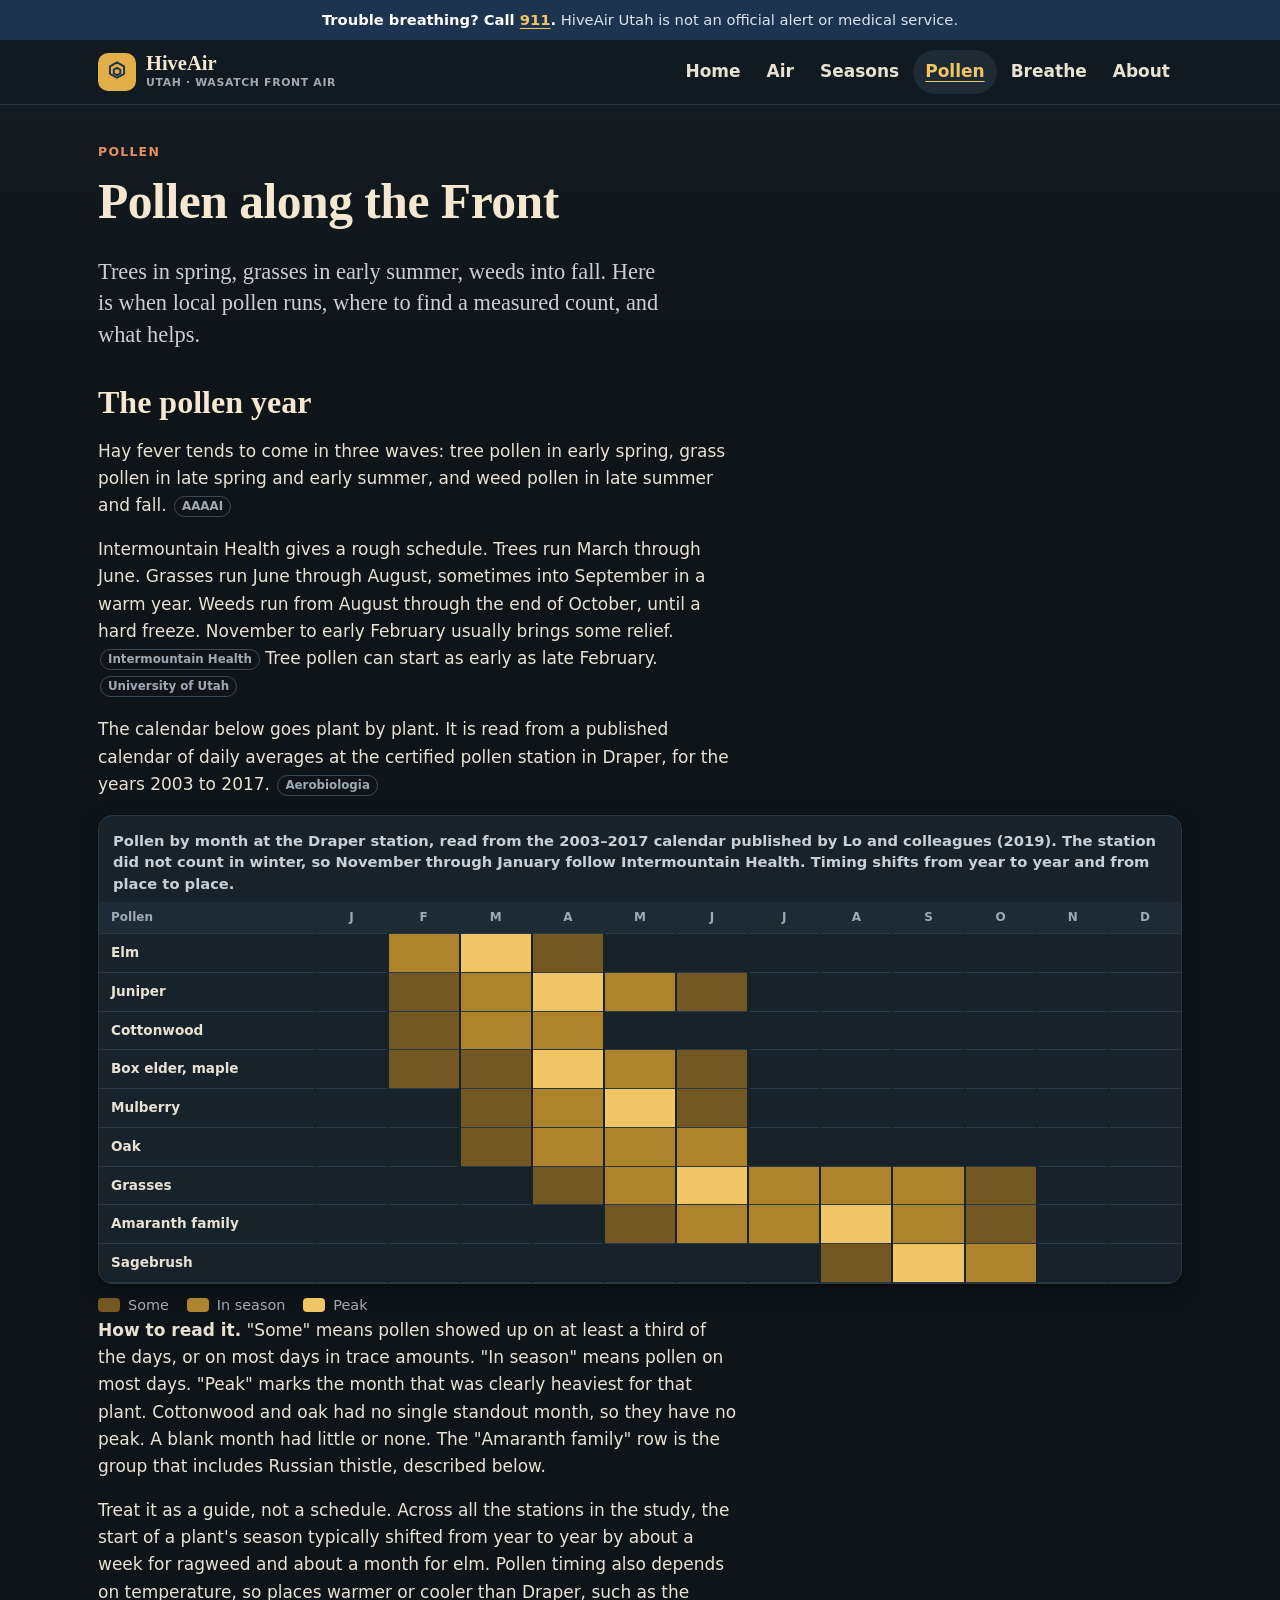
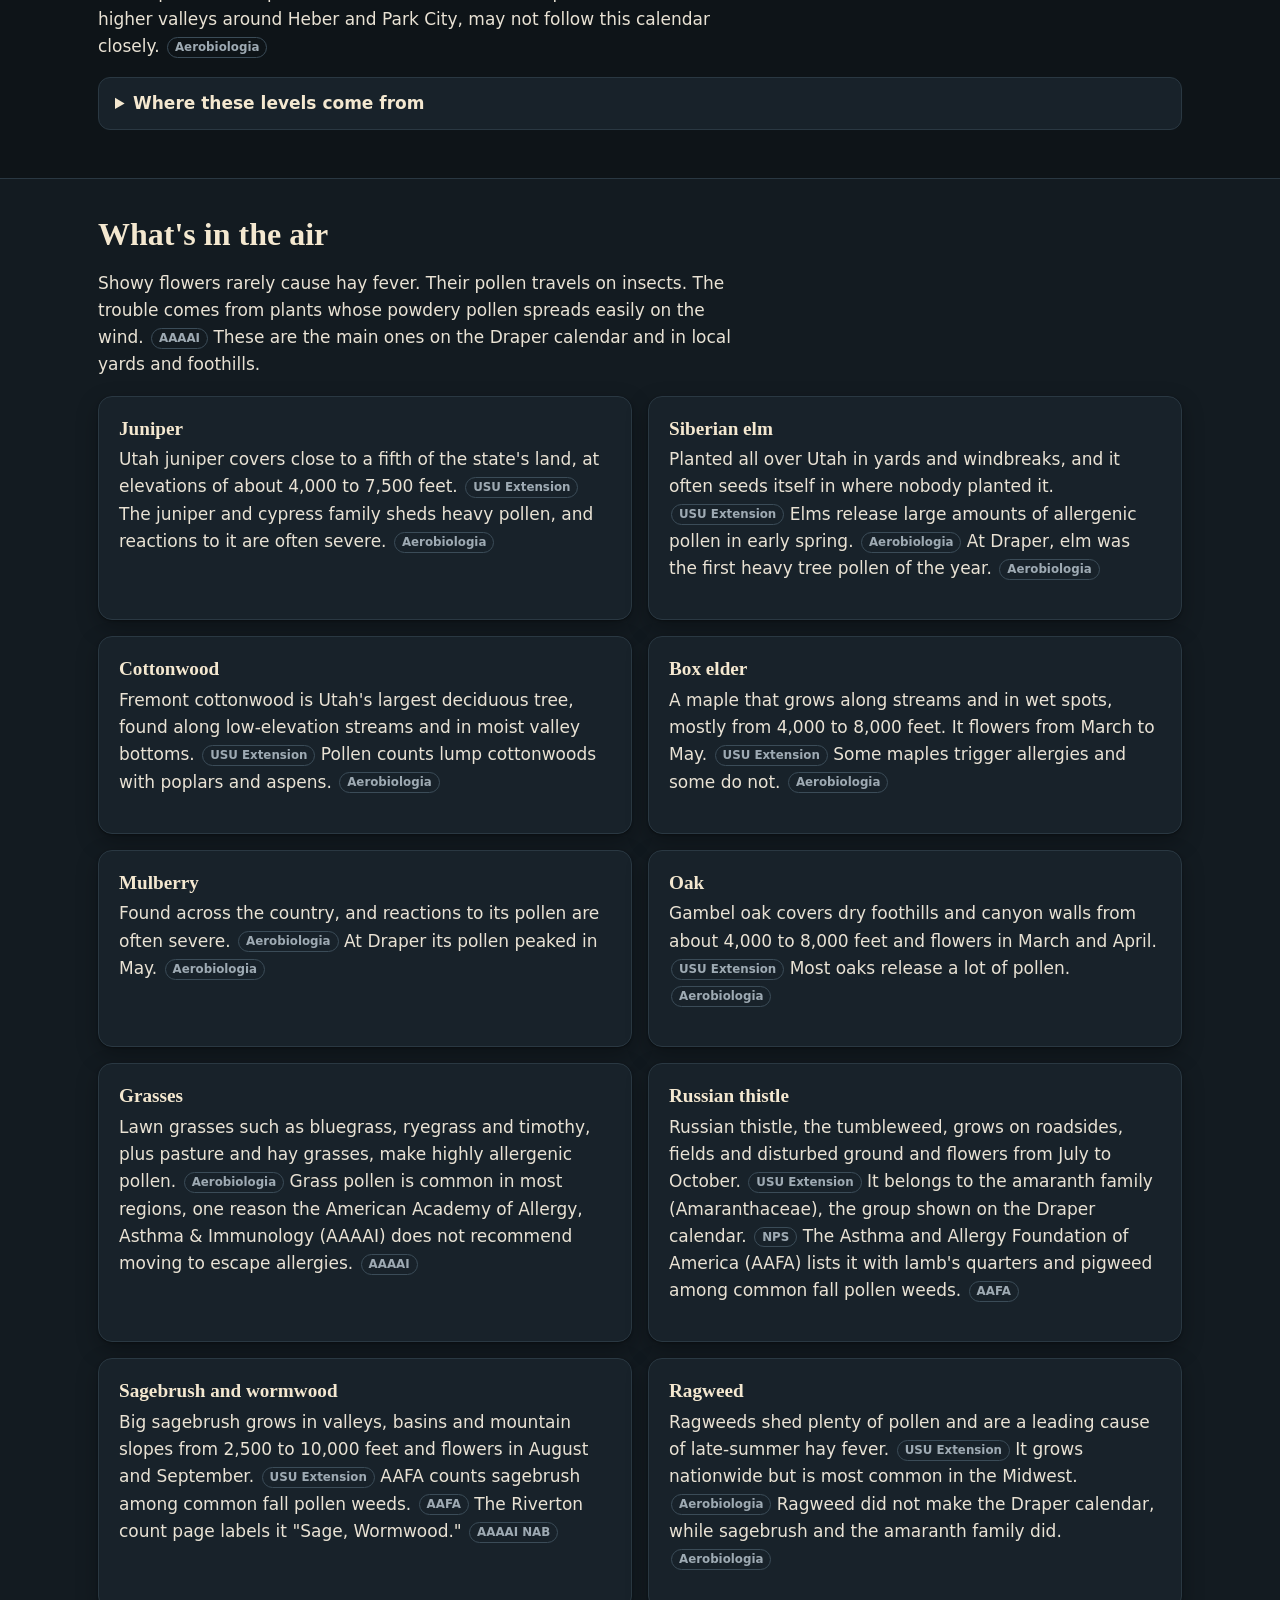
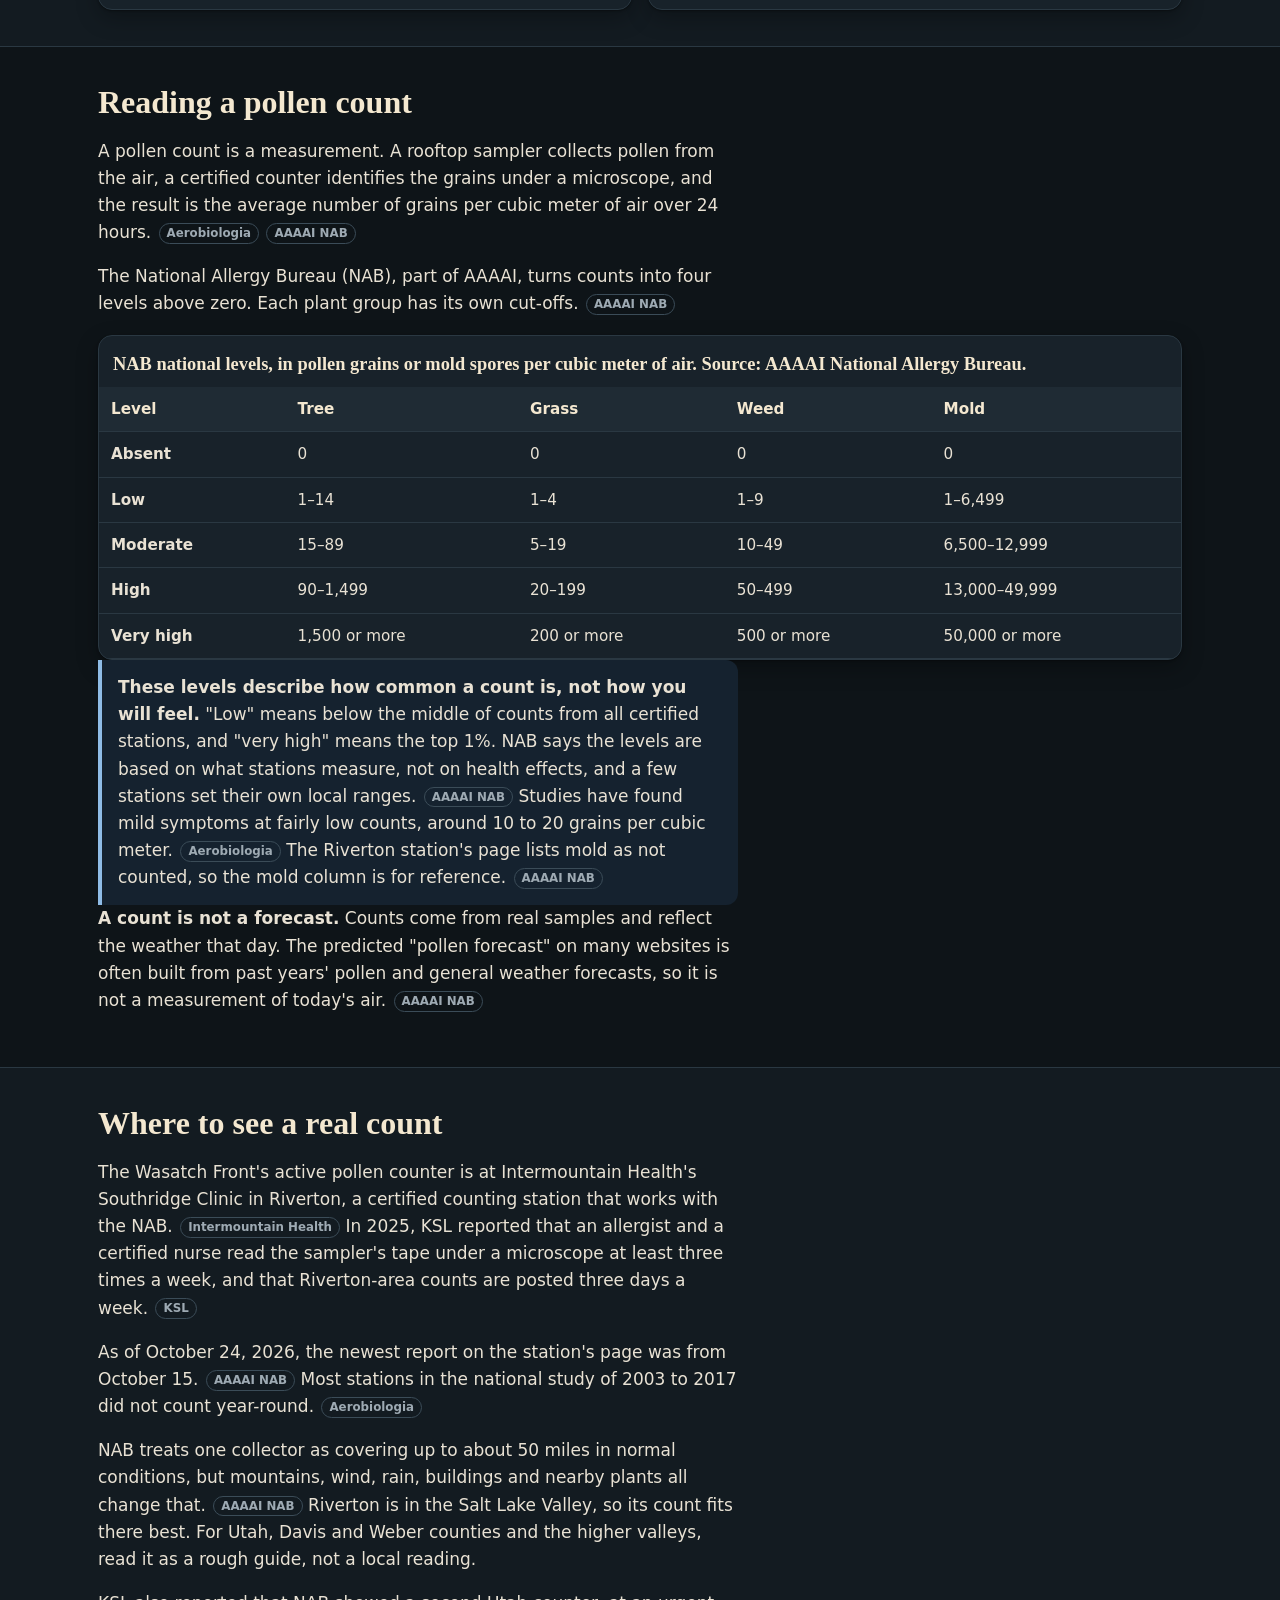
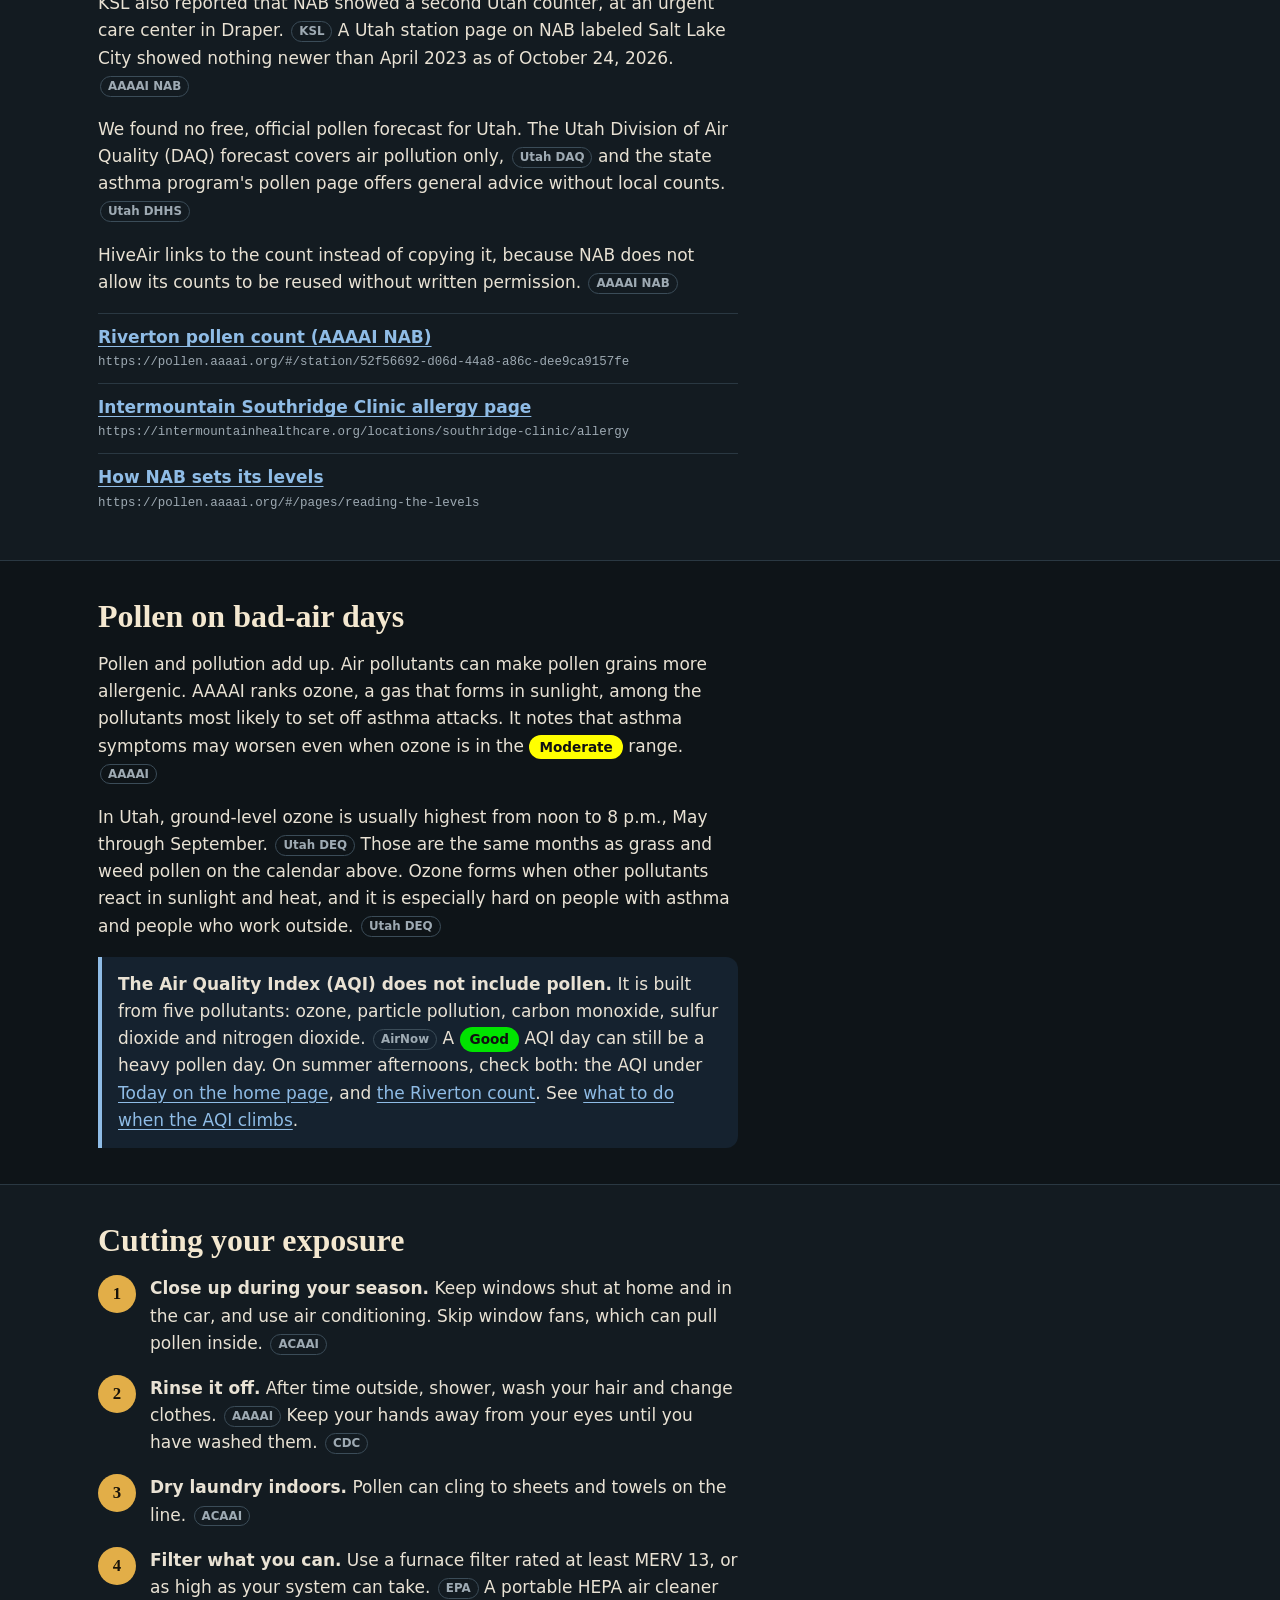
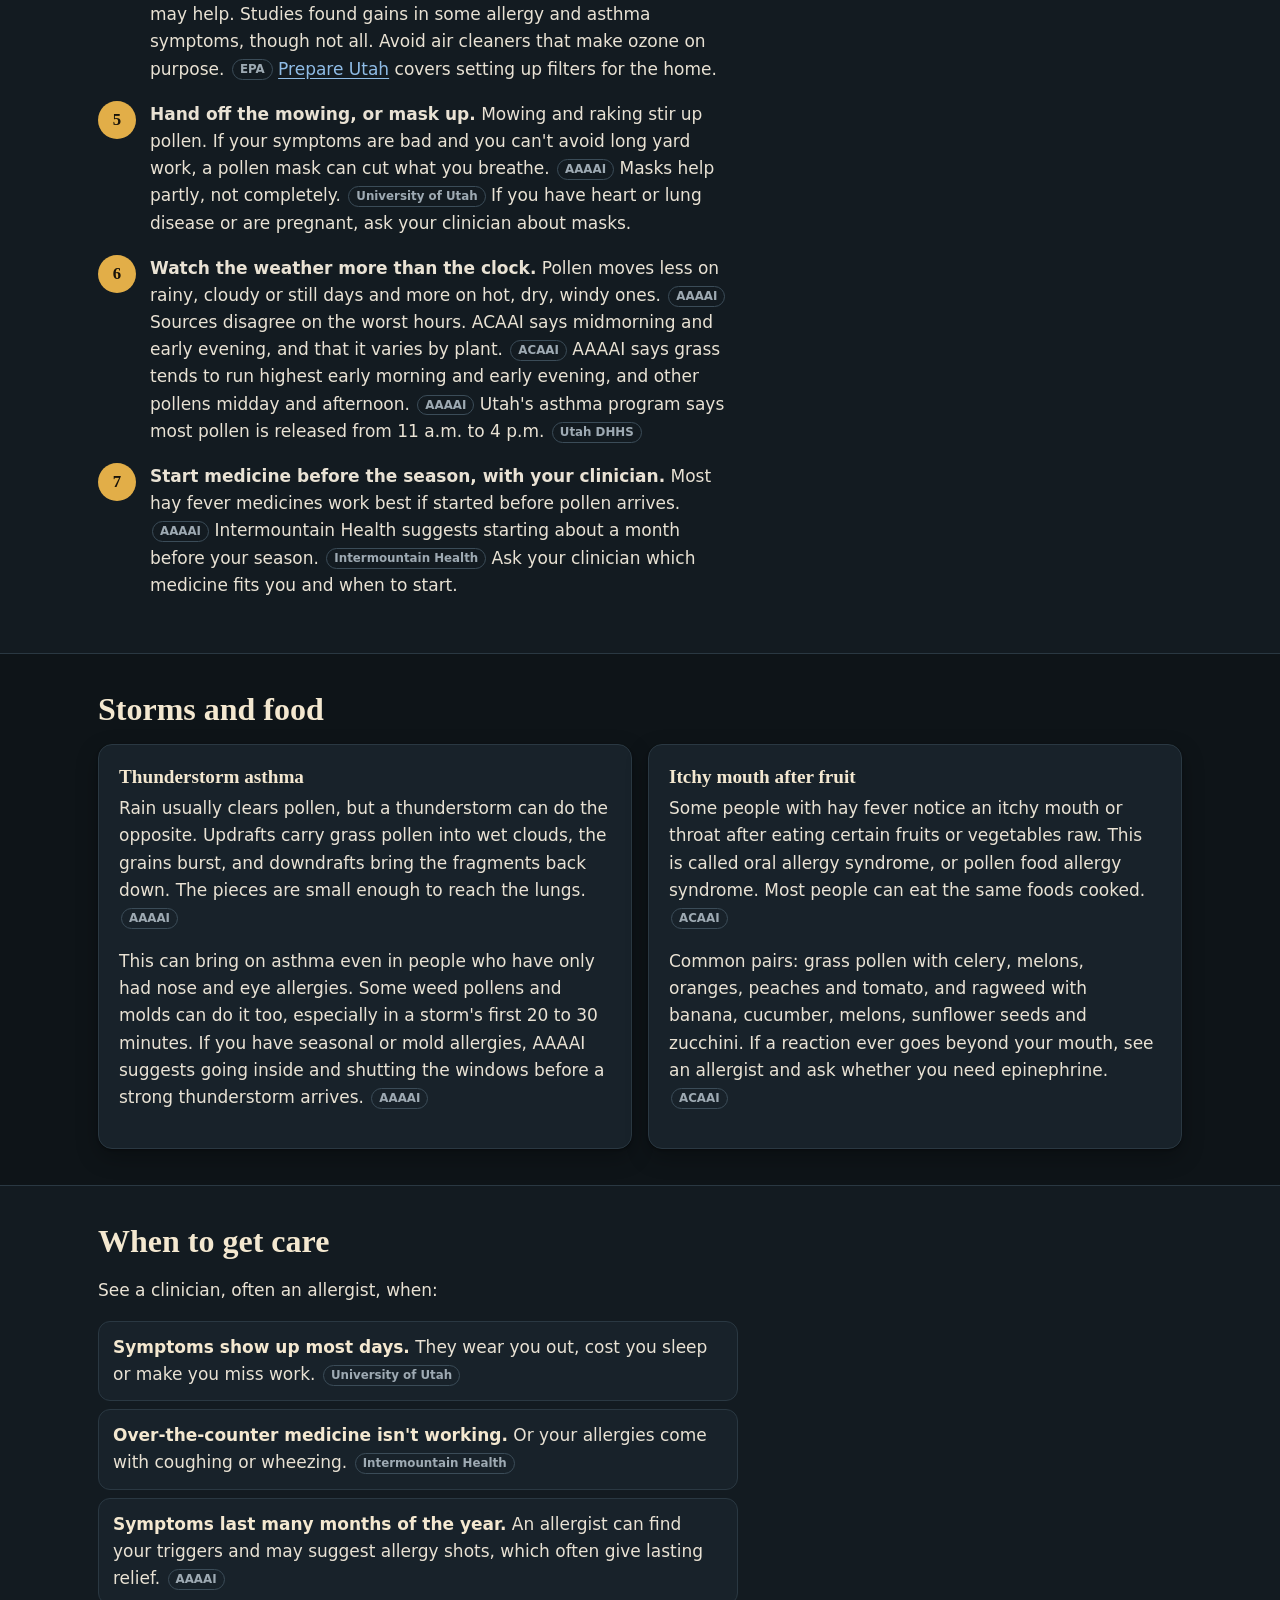
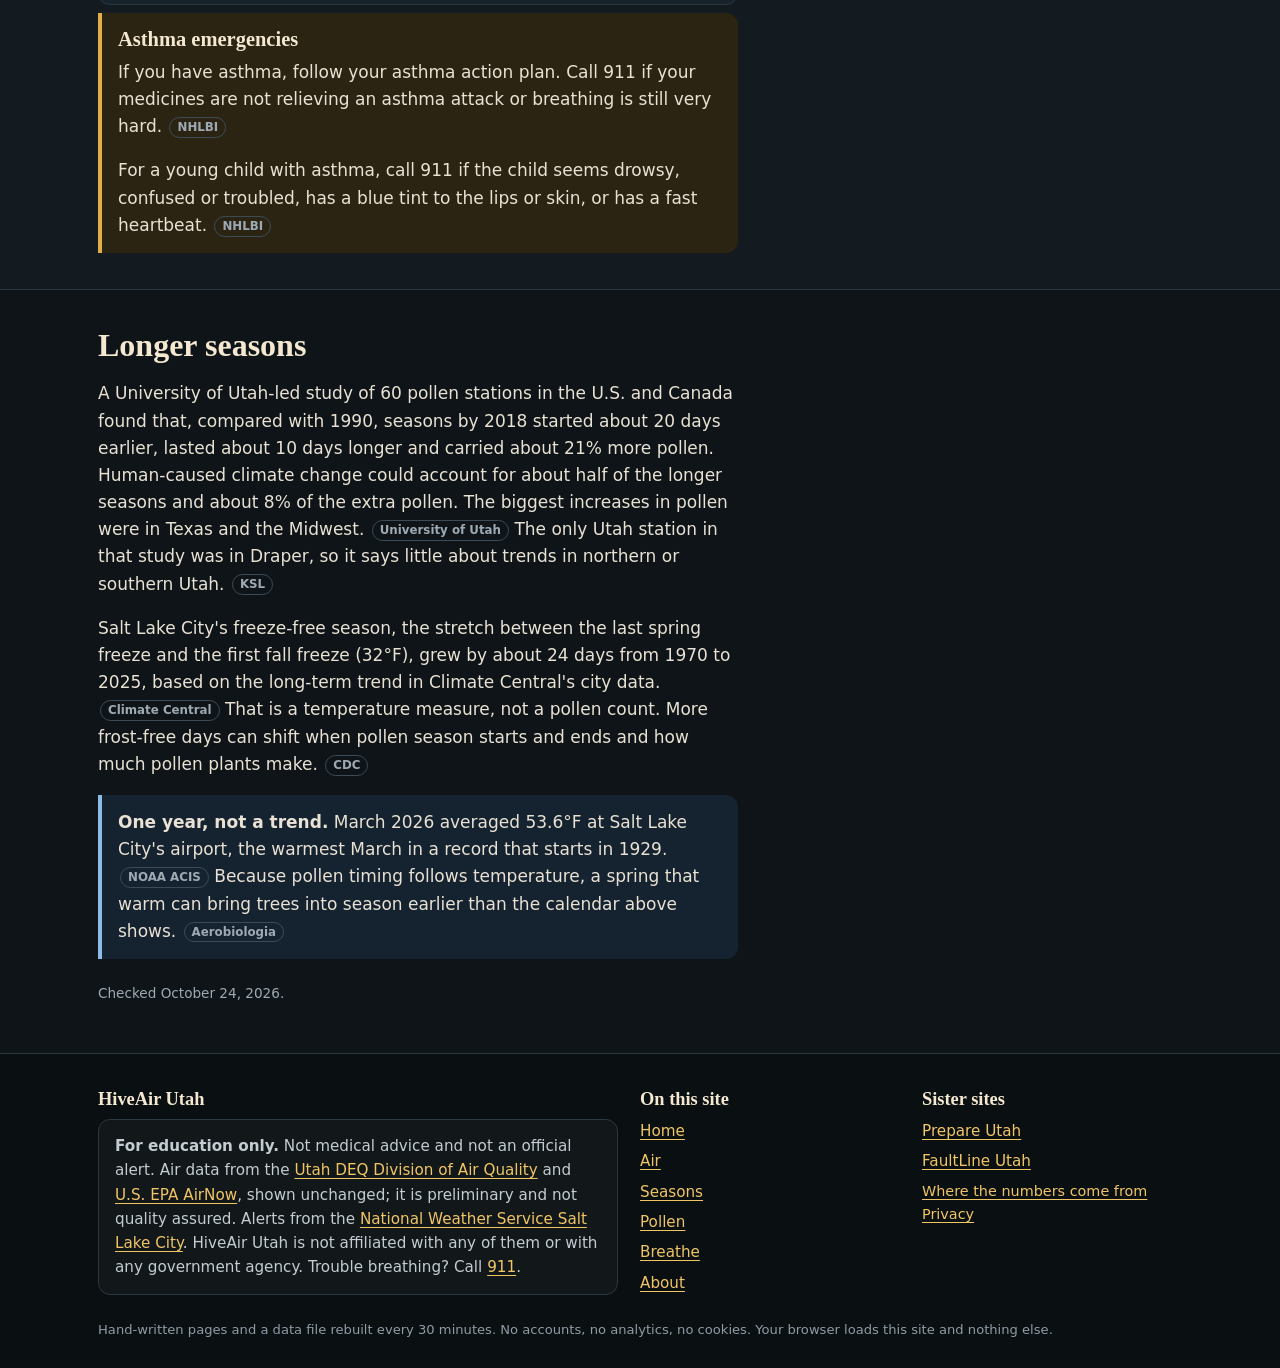
<file: site/pollen.html>
<!doctype html>
<html lang="en">
<head>
<meta charset="utf-8">
<meta name="viewport" content="width=device-width, initial-scale=1, viewport-fit=cover">
<title>Pollen · HiveAir Utah</title>
<meta name="description" content="The pollen year along the Wasatch Front, how to read a pollen count, where to find a real one, and how to cut your exposure.">
<link rel="canonical" href="https://hiveairutah.com/pollen.html">
<meta property="og:url" content="https://hiveairutah.com/pollen.html">
<meta property="og:title" content="Pollen · HiveAir Utah">
<meta property="og:description" content="The pollen year along the Wasatch Front, how to read a pollen count, where to find a real one, and how to cut your exposure.">
<meta property="og:type" content="website">
<meta property="og:site_name" content="HiveAir Utah">
<meta property="og:image" content="https://hiveairutah.com/assets/img/share.png">
<meta property="og:image:width" content="1200">
<meta property="og:image:height" content="630">
<meta property="og:image:alt" content="HiveAir Utah: The air we all share, in plain words.">
<meta name="twitter:card" content="summary_large_image">
<meta name="theme-color" content="#1C3450">
<meta name="referrer" content="strict-origin-when-cross-origin">
<link rel="icon" href="assets/favicon.svg" type="image/svg+xml">
<link rel="stylesheet" href="assets/css/style.css?v=2026-10-31">
<script>document.documentElement.classList.add("js")</script>
</head>
<body>
<a class="skip" href="#main">Skip to main content</a>
<div class="strip" role="note">
  <p><strong>Trouble breathing? Call <a href="tel:911">911</a>.</strong> HiveAir Utah is not an official alert or medical service.</p>
</div>
<header class="site-header">
  <div class="wrap">
    <a class="brand" href="index.html">
      <span class="logo" aria-hidden="true"><svg class="icon" viewBox="0 0 24 24" fill="none" stroke="currentColor" stroke-width="1.8" stroke-linecap="round" stroke-linejoin="round" focusable="false"><path d="M12 3.2 18.5 6.8v6.9L12 17.3 5.5 13.7V6.8z"/><path d="M12 8.2 15 9.9v3.4L12 15.1 9 13.3V9.9z"/></svg></span>
      <span><b>HiveAir</b><small>Utah<span class="long"> · Wasatch Front air</span></small></span>
    </a>
    <button class="nav-toggle" type="button" aria-expanded="false" aria-controls="site-nav">
      <svg class="icon" viewBox="0 0 24 24" fill="none" stroke="currentColor" stroke-width="1.8" stroke-linecap="round" aria-hidden="true" focusable="false"><path d="M4 7h16M4 12h16M4 17h16"/></svg>
      <span class="nav-toggle-label">Menu</span>
    </button>
    <nav id="site-nav" class="site-nav" aria-label="Main">
      <ul>
        <li><a href="index.html">Home</a></li>
        <li><a href="air.html">Air</a></li>
        <li><a href="seasons.html">Seasons</a></li>
        <li><a href="pollen.html" aria-current="page">Pollen</a></li>
        <li><a href="breathe.html">Breathe</a></li>
        <li><a href="about.html">About</a></li>
      </ul>
    </nav>
  </div>
</header>
<main id="main" tabindex="-1">
<header class="page-hero">
  <div class="wrap">
    <p class="eyebrow">Pollen</p>
    <h1>Pollen along the Front</h1>
    <p class="lede">Trees in spring, grasses in early summer, weeds into fall. Here is when local pollen runs, where to find a measured count, and what helps.</p>
  </div>
</header>

<section class="block" id="calendar" aria-labelledby="calendar-title">
  <div class="wrap">
    <h2 id="calendar-title">The pollen year</h2>
    <div class="measure">
      <p>Hay fever tends to come in three waves: tree pollen in early spring, grass pollen in late spring and early summer, and weed pollen in late summer and fall. <a class="src" href="https://www.aaaai.org/tools-for-the-public/conditions-library/allergies/outdoor-allergens-ttr" rel="noreferrer">AAAAI</a></p>
      <p>Intermountain Health gives a rough schedule. Trees run March through June. Grasses run June through August, sometimes into September in a warm year. Weeds run from August through the end of October, until a hard freeze. November to early February usually brings some relief. <a class="src" href="https://intermountainhealthcare.org/blogs/article/10-easy-ways-to-beat-seasonal-allergies-when-the-pollen-count-spikes" rel="noreferrer">Intermountain Health</a> Tree pollen can start as early as late February. <a class="src" href="https://healthcare.utah.edu/healthfeed/2023/03/time-prepare-spring-allergies-now" rel="noreferrer">University of Utah</a></p>
      <p>The calendar below goes plant by plant. It is read from a published calendar of daily averages at the certified pollen station in Draper, for the years 2003 to 2017. <a class="src" href="https://static-content.springer.com/esm/art%3A10.1007%2Fs10453-019-09601-2/MediaObjects/10453_2019_9601_MOESM1_ESM.pdf" rel="noreferrer">Aerobiologia</a></p>
    </div>

    <div class="table-wrap cal-wrap">
      <table class="cal">
        <caption>Pollen by month at the Draper station, read from the 2003–2017 calendar published by Lo and colleagues (2019). The station did not count in winter, so November through January follow Intermountain Health. Timing shifts from year to year and from place to place.</caption>
        <thead><tr><th scope="col">Pollen</th><th scope="col"><abbr title="January">J</abbr></th><th scope="col"><abbr title="February">F</abbr></th><th scope="col"><abbr title="March">M</abbr></th><th scope="col"><abbr title="April">A</abbr></th><th scope="col"><abbr title="May">M</abbr></th><th scope="col"><abbr title="June">J</abbr></th><th scope="col"><abbr title="July">J</abbr></th><th scope="col"><abbr title="August">A</abbr></th><th scope="col"><abbr title="September">S</abbr></th><th scope="col"><abbr title="October">O</abbr></th><th scope="col"><abbr title="November">N</abbr></th><th scope="col"><abbr title="December">D</abbr></th></tr></thead>
        <tbody>
          <tr><th scope="row">Elm</th>
            <td data-lvl="0" title="January: little or none"><span class="sr-only">January: little or none</span></td>
            <td data-lvl="2" title="February: in season"><span class="sr-only">February: in season</span></td>
            <td data-lvl="3" title="March: peak"><span class="sr-only">March: peak</span></td>
            <td data-lvl="1" title="April: some"><span class="sr-only">April: some</span></td>
            <td data-lvl="0" title="May: little or none"><span class="sr-only">May: little or none</span></td>
            <td data-lvl="0" title="June: little or none"><span class="sr-only">June: little or none</span></td>
            <td data-lvl="0" title="July: little or none"><span class="sr-only">July: little or none</span></td>
            <td data-lvl="0" title="August: little or none"><span class="sr-only">August: little or none</span></td>
            <td data-lvl="0" title="September: little or none"><span class="sr-only">September: little or none</span></td>
            <td data-lvl="0" title="October: little or none"><span class="sr-only">October: little or none</span></td>
            <td data-lvl="0" title="November: little or none"><span class="sr-only">November: little or none</span></td>
            <td data-lvl="0" title="December: little or none"><span class="sr-only">December: little or none</span></td>
          </tr>
          <tr><th scope="row">Juniper</th>
            <td data-lvl="0" title="January: little or none"><span class="sr-only">January: little or none</span></td>
            <td data-lvl="1" title="February: some"><span class="sr-only">February: some</span></td>
            <td data-lvl="2" title="March: in season"><span class="sr-only">March: in season</span></td>
            <td data-lvl="3" title="April: peak"><span class="sr-only">April: peak</span></td>
            <td data-lvl="2" title="May: in season"><span class="sr-only">May: in season</span></td>
            <td data-lvl="1" title="June: some"><span class="sr-only">June: some</span></td>
            <td data-lvl="0" title="July: little or none"><span class="sr-only">July: little or none</span></td>
            <td data-lvl="0" title="August: little or none"><span class="sr-only">August: little or none</span></td>
            <td data-lvl="0" title="September: little or none"><span class="sr-only">September: little or none</span></td>
            <td data-lvl="0" title="October: little or none"><span class="sr-only">October: little or none</span></td>
            <td data-lvl="0" title="November: little or none"><span class="sr-only">November: little or none</span></td>
            <td data-lvl="0" title="December: little or none"><span class="sr-only">December: little or none</span></td>
          </tr>
          <tr><th scope="row">Cottonwood</th>
            <td data-lvl="0" title="January: little or none"><span class="sr-only">January: little or none</span></td>
            <td data-lvl="1" title="February: some"><span class="sr-only">February: some</span></td>
            <td data-lvl="2" title="March: in season"><span class="sr-only">March: in season</span></td>
            <td data-lvl="2" title="April: in season"><span class="sr-only">April: in season</span></td>
            <td data-lvl="0" title="May: little or none"><span class="sr-only">May: little or none</span></td>
            <td data-lvl="0" title="June: little or none"><span class="sr-only">June: little or none</span></td>
            <td data-lvl="0" title="July: little or none"><span class="sr-only">July: little or none</span></td>
            <td data-lvl="0" title="August: little or none"><span class="sr-only">August: little or none</span></td>
            <td data-lvl="0" title="September: little or none"><span class="sr-only">September: little or none</span></td>
            <td data-lvl="0" title="October: little or none"><span class="sr-only">October: little or none</span></td>
            <td data-lvl="0" title="November: little or none"><span class="sr-only">November: little or none</span></td>
            <td data-lvl="0" title="December: little or none"><span class="sr-only">December: little or none</span></td>
          </tr>
          <tr><th scope="row">Box elder, maple</th>
            <td data-lvl="0" title="January: little or none"><span class="sr-only">January: little or none</span></td>
            <td data-lvl="1" title="February: some"><span class="sr-only">February: some</span></td>
            <td data-lvl="1" title="March: some"><span class="sr-only">March: some</span></td>
            <td data-lvl="3" title="April: peak"><span class="sr-only">April: peak</span></td>
            <td data-lvl="2" title="May: in season"><span class="sr-only">May: in season</span></td>
            <td data-lvl="1" title="June: some"><span class="sr-only">June: some</span></td>
            <td data-lvl="0" title="July: little or none"><span class="sr-only">July: little or none</span></td>
            <td data-lvl="0" title="August: little or none"><span class="sr-only">August: little or none</span></td>
            <td data-lvl="0" title="September: little or none"><span class="sr-only">September: little or none</span></td>
            <td data-lvl="0" title="October: little or none"><span class="sr-only">October: little or none</span></td>
            <td data-lvl="0" title="November: little or none"><span class="sr-only">November: little or none</span></td>
            <td data-lvl="0" title="December: little or none"><span class="sr-only">December: little or none</span></td>
          </tr>
          <tr><th scope="row">Mulberry</th>
            <td data-lvl="0" title="January: little or none"><span class="sr-only">January: little or none</span></td>
            <td data-lvl="0" title="February: little or none"><span class="sr-only">February: little or none</span></td>
            <td data-lvl="1" title="March: some"><span class="sr-only">March: some</span></td>
            <td data-lvl="2" title="April: in season"><span class="sr-only">April: in season</span></td>
            <td data-lvl="3" title="May: peak"><span class="sr-only">May: peak</span></td>
            <td data-lvl="1" title="June: some"><span class="sr-only">June: some</span></td>
            <td data-lvl="0" title="July: little or none"><span class="sr-only">July: little or none</span></td>
            <td data-lvl="0" title="August: little or none"><span class="sr-only">August: little or none</span></td>
            <td data-lvl="0" title="September: little or none"><span class="sr-only">September: little or none</span></td>
            <td data-lvl="0" title="October: little or none"><span class="sr-only">October: little or none</span></td>
            <td data-lvl="0" title="November: little or none"><span class="sr-only">November: little or none</span></td>
            <td data-lvl="0" title="December: little or none"><span class="sr-only">December: little or none</span></td>
          </tr>
          <tr><th scope="row">Oak</th>
            <td data-lvl="0" title="January: little or none"><span class="sr-only">January: little or none</span></td>
            <td data-lvl="0" title="February: little or none"><span class="sr-only">February: little or none</span></td>
            <td data-lvl="1" title="March: some"><span class="sr-only">March: some</span></td>
            <td data-lvl="2" title="April: in season"><span class="sr-only">April: in season</span></td>
            <td data-lvl="2" title="May: in season"><span class="sr-only">May: in season</span></td>
            <td data-lvl="2" title="June: in season"><span class="sr-only">June: in season</span></td>
            <td data-lvl="0" title="July: little or none"><span class="sr-only">July: little or none</span></td>
            <td data-lvl="0" title="August: little or none"><span class="sr-only">August: little or none</span></td>
            <td data-lvl="0" title="September: little or none"><span class="sr-only">September: little or none</span></td>
            <td data-lvl="0" title="October: little or none"><span class="sr-only">October: little or none</span></td>
            <td data-lvl="0" title="November: little or none"><span class="sr-only">November: little or none</span></td>
            <td data-lvl="0" title="December: little or none"><span class="sr-only">December: little or none</span></td>
          </tr>
          <tr><th scope="row">Grasses</th>
            <td data-lvl="0" title="January: little or none"><span class="sr-only">January: little or none</span></td>
            <td data-lvl="0" title="February: little or none"><span class="sr-only">February: little or none</span></td>
            <td data-lvl="0" title="March: little or none"><span class="sr-only">March: little or none</span></td>
            <td data-lvl="1" title="April: some"><span class="sr-only">April: some</span></td>
            <td data-lvl="2" title="May: in season"><span class="sr-only">May: in season</span></td>
            <td data-lvl="3" title="June: peak"><span class="sr-only">June: peak</span></td>
            <td data-lvl="2" title="July: in season"><span class="sr-only">July: in season</span></td>
            <td data-lvl="2" title="August: in season"><span class="sr-only">August: in season</span></td>
            <td data-lvl="2" title="September: in season"><span class="sr-only">September: in season</span></td>
            <td data-lvl="1" title="October: some"><span class="sr-only">October: some</span></td>
            <td data-lvl="0" title="November: little or none"><span class="sr-only">November: little or none</span></td>
            <td data-lvl="0" title="December: little or none"><span class="sr-only">December: little or none</span></td>
          </tr>
          <tr><th scope="row">Amaranth family</th>
            <td data-lvl="0" title="January: little or none"><span class="sr-only">January: little or none</span></td>
            <td data-lvl="0" title="February: little or none"><span class="sr-only">February: little or none</span></td>
            <td data-lvl="0" title="March: little or none"><span class="sr-only">March: little or none</span></td>
            <td data-lvl="0" title="April: little or none"><span class="sr-only">April: little or none</span></td>
            <td data-lvl="1" title="May: some"><span class="sr-only">May: some</span></td>
            <td data-lvl="2" title="June: in season"><span class="sr-only">June: in season</span></td>
            <td data-lvl="2" title="July: in season"><span class="sr-only">July: in season</span></td>
            <td data-lvl="3" title="August: peak"><span class="sr-only">August: peak</span></td>
            <td data-lvl="2" title="September: in season"><span class="sr-only">September: in season</span></td>
            <td data-lvl="1" title="October: some"><span class="sr-only">October: some</span></td>
            <td data-lvl="0" title="November: little or none"><span class="sr-only">November: little or none</span></td>
            <td data-lvl="0" title="December: little or none"><span class="sr-only">December: little or none</span></td>
          </tr>
          <tr><th scope="row">Sagebrush</th>
            <td data-lvl="0" title="January: little or none"><span class="sr-only">January: little or none</span></td>
            <td data-lvl="0" title="February: little or none"><span class="sr-only">February: little or none</span></td>
            <td data-lvl="0" title="March: little or none"><span class="sr-only">March: little or none</span></td>
            <td data-lvl="0" title="April: little or none"><span class="sr-only">April: little or none</span></td>
            <td data-lvl="0" title="May: little or none"><span class="sr-only">May: little or none</span></td>
            <td data-lvl="0" title="June: little or none"><span class="sr-only">June: little or none</span></td>
            <td data-lvl="0" title="July: little or none"><span class="sr-only">July: little or none</span></td>
            <td data-lvl="1" title="August: some"><span class="sr-only">August: some</span></td>
            <td data-lvl="3" title="September: peak"><span class="sr-only">September: peak</span></td>
            <td data-lvl="2" title="October: in season"><span class="sr-only">October: in season</span></td>
            <td data-lvl="0" title="November: little or none"><span class="sr-only">November: little or none</span></td>
            <td data-lvl="0" title="December: little or none"><span class="sr-only">December: little or none</span></td>
          </tr>
        </tbody>
      </table>
    </div>
    <ul class="cal-key"><li data-lvl="1">Some</li><li data-lvl="2">In season</li><li data-lvl="3">Peak</li></ul>

    <div class="measure">
      <p><strong>How to read it.</strong> "Some" means pollen showed up on at least a third of the days, or on most days in trace amounts. "In season" means pollen on most days. "Peak" marks the month that was clearly heaviest for that plant. Cottonwood and oak had no single standout month, so they have no peak. A blank month had little or none. The "Amaranth family" row is the group that includes Russian thistle, described below.</p>
      <p>Treat it as a guide, not a schedule. Across all the stations in the study, the start of a plant's season typically shifted from year to year by about a week for ragweed and about a month for elm. Pollen timing also depends on temperature, so places warmer or cooler than Draper, such as the higher valleys around Heber and Park City, may not follow this calendar closely. <a class="src" href="https://atmos.washington.edu/~david/Lo_etal_2019.pdf" rel="noreferrer">Aerobiologia</a></p>
    </div>

    <details class="more">
      <summary>Where these levels come from</summary>
      <div class="more-body">
        <p>Lo and colleagues published a color-coded calendar of daily average pollen for each plant group at the Draper station. <a class="src" href="https://static-content.springer.com/esm/art%3A10.1007%2Fs10453-019-09601-2/MediaObjects/10453_2019_9601_MOESM1_ESM.pdf" rel="noreferrer">Aerobiologia</a> HiveAir read that chart month by month to set each level. No raw counts were used, and the levels are our reading of the chart, not the authors' own labels.</p>
        <p>In an average year the station sampled from about early March to mid-October, and not every day. <a class="src" href="https://atmos.washington.edu/~david/Lo_etal_2019.pdf" rel="noreferrer">Aerobiologia</a> So the February readings rest on fewer years of data. The authors note that at some stations, juniper-family pollen is already in the air when sampling begins, so its early weeks can be missed. <a class="src" href="https://atmos.washington.edu/~david/Lo_etal_2019.pdf" rel="noreferrer">Aerobiologia</a> The chart counts all maples (Acer), box elder included, as one group, and does the same for the amaranth family (Amaranthaceae). Plants below a minimum yearly amount were left off the chart. <a class="src" href="https://static-content.springer.com/esm/art%3A10.1007%2Fs10453-019-09601-2/MediaObjects/10453_2019_9601_MOESM1_ESM.pdf" rel="noreferrer">Aerobiologia</a></p>
      </div>
    </details>
  </div>
</section>

<section class="block alt" id="plants" aria-labelledby="plants-title">
  <div class="wrap">
    <h2 id="plants-title">What's in the air</h2>
    <div class="measure">
      <p>Showy flowers rarely cause hay fever. Their pollen travels on insects. The trouble comes from plants whose powdery pollen spreads easily on the wind. <a class="src" href="https://www.aaaai.org/tools-for-the-public/conditions-library/allergies/outdoor-allergens-ttr" rel="noreferrer">AAAAI</a> These are the main ones on the Draper calendar and in local yards and foothills.</p>
    </div>
    <div class="grid two">
      <article class="card">
        <h3>Juniper</h3>
        <p>Utah juniper covers close to a fifth of the state's land, at elevations of about 4,000 to 7,500 feet. <a class="src" href="https://extension.usu.edu/rangeplants/shrubs-and-trees/juniper-utah.php" rel="noreferrer">USU Extension</a> The juniper and cypress family sheds heavy pollen, and reactions to it are often severe. <a class="src" href="https://atmos.washington.edu/~david/Lo_etal_2019.pdf" rel="noreferrer">Aerobiologia</a></p>
      </article>
      <article class="card">
        <h3>Siberian elm</h3>
        <p>Planted all over Utah in yards and windbreaks, and it often seeds itself in where nobody planted it. <a class="src" href="https://extension.usu.edu/forestry/tree-identification/other-trees/siberian-elm" rel="noreferrer">USU Extension</a> Elms release large amounts of allergenic pollen in early spring. <a class="src" href="https://atmos.washington.edu/~david/Lo_etal_2019.pdf" rel="noreferrer">Aerobiologia</a> At Draper, elm was the first heavy tree pollen of the year. <a class="src" href="https://static-content.springer.com/esm/art%3A10.1007%2Fs10453-019-09601-2/MediaObjects/10453_2019_9601_MOESM1_ESM.pdf" rel="noreferrer">Aerobiologia</a></p>
      </article>
      <article class="card">
        <h3>Cottonwood</h3>
        <p>Fremont cottonwood is Utah's largest deciduous tree, found along low-elevation streams and in moist valley bottoms. <a class="src" href="https://extension.usu.edu/rangeplants/shrubs-and-trees/cottonwood-fremont.php" rel="noreferrer">USU Extension</a> Pollen counts lump cottonwoods with poplars and aspens. <a class="src" href="https://atmos.washington.edu/~david/Lo_etal_2019.pdf" rel="noreferrer">Aerobiologia</a></p>
      </article>
      <article class="card">
        <h3>Box elder</h3>
        <p>A maple that grows along streams and in wet spots, mostly from 4,000 to 8,000 feet. It flowers from March to May. <a class="src" href="https://extension.usu.edu/rangeplants/shrubs-and-trees/ashleaf-maple.php" rel="noreferrer">USU Extension</a> Some maples trigger allergies and some do not. <a class="src" href="https://atmos.washington.edu/~david/Lo_etal_2019.pdf" rel="noreferrer">Aerobiologia</a></p>
      </article>
      <article class="card">
        <h3>Mulberry</h3>
        <p>Found across the country, and reactions to its pollen are often severe. <a class="src" href="https://atmos.washington.edu/~david/Lo_etal_2019.pdf" rel="noreferrer">Aerobiologia</a> At Draper its pollen peaked in May. <a class="src" href="https://static-content.springer.com/esm/art%3A10.1007%2Fs10453-019-09601-2/MediaObjects/10453_2019_9601_MOESM1_ESM.pdf" rel="noreferrer">Aerobiologia</a></p>
      </article>
      <article class="card">
        <h3>Oak</h3>
        <p>Gambel oak covers dry foothills and canyon walls from about 4,000 to 8,000 feet and flowers in March and April. <a class="src" href="https://extension.usu.edu/rangeplants/shrubs-and-trees/gambel-oak.php" rel="noreferrer">USU Extension</a> Most oaks release a lot of pollen. <a class="src" href="https://atmos.washington.edu/~david/Lo_etal_2019.pdf" rel="noreferrer">Aerobiologia</a></p>
      </article>
      <article class="card">
        <h3>Grasses</h3>
        <p>Lawn grasses such as bluegrass, ryegrass and timothy, plus pasture and hay grasses, make highly allergenic pollen. <a class="src" href="https://atmos.washington.edu/~david/Lo_etal_2019.pdf" rel="noreferrer">Aerobiologia</a> Grass pollen is common in most regions, one reason the American Academy of Allergy, Asthma &amp; Immunology (AAAAI) does not recommend moving to escape allergies. <a class="src" href="https://www.aaaai.org/tools-for-the-public/conditions-library/allergies/outdoor-allergens-ttr" rel="noreferrer">AAAAI</a></p>
      </article>
      <article class="card">
        <h3>Russian thistle</h3>
        <p>Russian thistle, the tumbleweed, grows on roadsides, fields and disturbed ground and flowers from July to October. <a class="src" href="https://extension.usu.edu/rangeplants/forbs-herbaceous/russian-thistle.php" rel="noreferrer">USU Extension</a> It belongs to the amaranth family (Amaranthaceae), the group shown on the Draper calendar. <a class="src" href="https://irma.nps.gov/NPSpecies/Species/Profile/112395" rel="noreferrer">NPS</a> The Asthma and Allergy Foundation of America (AAFA) lists it with lamb's quarters and pigweed among common fall pollen weeds. <a class="src" href="https://aafa.org/rise-of-weed-pollen-and-return-to-school-ushers-in-sneezing-season/" rel="noreferrer">AAFA</a></p>
      </article>
      <article class="card">
        <h3>Sagebrush and wormwood</h3>
        <p>Big sagebrush grows in valleys, basins and mountain slopes from 2,500 to 10,000 feet and flowers in August and September. <a class="src" href="https://extension.usu.edu/rangeplants/shrubs-and-trees/big-sagebrush.php" rel="noreferrer">USU Extension</a> AAFA counts sagebrush among common fall pollen weeds. <a class="src" href="https://aafa.org/rise-of-weed-pollen-and-return-to-school-ushers-in-sneezing-season/" rel="noreferrer">AAFA</a> The Riverton count page labels it "Sage, Wormwood." <a class="src" href="https://pollen.aaaai.org/#/station/52f56692-d06d-44a8-a86c-dee9ca9157fe" rel="noreferrer">AAAAI NAB</a></p>
      </article>
      <article class="card">
        <h3>Ragweed</h3>
        <p>Ragweeds shed plenty of pollen and are a leading cause of late-summer hay fever. <a class="src" href="https://extension.usu.edu/rangeplants/forbs-herbaceous/western-ragweed.php" rel="noreferrer">USU Extension</a> It grows nationwide but is most common in the Midwest. <a class="src" href="https://atmos.washington.edu/~david/Lo_etal_2019.pdf" rel="noreferrer">Aerobiologia</a> Ragweed did not make the Draper calendar, while sagebrush and the amaranth family did. <a class="src" href="https://static-content.springer.com/esm/art%3A10.1007%2Fs10453-019-09601-2/MediaObjects/10453_2019_9601_MOESM1_ESM.pdf" rel="noreferrer">Aerobiologia</a></p>
      </article>
    </div>
  </div>
</section>

<section class="block" id="counts" aria-labelledby="counts-title">
  <div class="wrap">
    <h2 id="counts-title">Reading a pollen count</h2>
    <div class="measure">
      <p>A pollen count is a measurement. A rooftop sampler collects pollen from the air, a certified counter identifies the grains under a microscope, and the result is the average number of grains per cubic meter of air over 24 hours. <a class="src" href="https://atmos.washington.edu/~david/Lo_etal_2019.pdf" rel="noreferrer">Aerobiologia</a> <a class="src" href="https://pollen.aaaai.org/#/pages/about-the-nab" rel="noreferrer">AAAAI NAB</a></p>
      <p>The National Allergy Bureau (NAB), part of AAAAI, turns counts into four levels above zero. Each plant group has its own cut-offs. <a class="src" href="https://pollen.aaaai.org/#/pages/reading-the-levels" rel="noreferrer">AAAAI NAB</a></p>
    </div>

    <div class="table-wrap">
      <table>
        <caption>NAB national levels, in pollen grains or mold spores per cubic meter of air. Source: AAAAI National Allergy Bureau.</caption>
        <thead><tr><th scope="col">Level</th><th scope="col">Tree</th><th scope="col">Grass</th><th scope="col">Weed</th><th scope="col">Mold</th></tr></thead>
        <tbody>
          <tr><th scope="row"><span class="cell-label">Level</span>Absent</th>
            <td><span class="cell-label">Tree</span>0</td>
            <td><span class="cell-label">Grass</span>0</td>
            <td><span class="cell-label">Weed</span>0</td>
            <td><span class="cell-label">Mold</span>0</td></tr>
          <tr><th scope="row"><span class="cell-label">Level</span>Low</th>
            <td><span class="cell-label">Tree</span>1–14</td>
            <td><span class="cell-label">Grass</span>1–4</td>
            <td><span class="cell-label">Weed</span>1–9</td>
            <td><span class="cell-label">Mold</span>1–6,499</td></tr>
          <tr><th scope="row"><span class="cell-label">Level</span>Moderate</th>
            <td><span class="cell-label">Tree</span>15–89</td>
            <td><span class="cell-label">Grass</span>5–19</td>
            <td><span class="cell-label">Weed</span>10–49</td>
            <td><span class="cell-label">Mold</span>6,500–12,999</td></tr>
          <tr><th scope="row"><span class="cell-label">Level</span>High</th>
            <td><span class="cell-label">Tree</span>90–1,499</td>
            <td><span class="cell-label">Grass</span>20–199</td>
            <td><span class="cell-label">Weed</span>50–499</td>
            <td><span class="cell-label">Mold</span>13,000–49,999</td></tr>
          <tr><th scope="row"><span class="cell-label">Level</span>Very high</th>
            <td><span class="cell-label">Tree</span>1,500 or more</td>
            <td><span class="cell-label">Grass</span>200 or more</td>
            <td><span class="cell-label">Weed</span>500 or more</td>
            <td><span class="cell-label">Mold</span>50,000 or more</td></tr>
        </tbody>
      </table>
    </div>

    <div class="note measure">
      <p><strong>These levels describe how common a count is, not how you will feel.</strong> "Low" means below the middle of counts from all certified stations, and "very high" means the top 1%. NAB says the levels are based on what stations measure, not on health effects, and a few stations set their own local ranges. <a class="src" href="https://pollen.aaaai.org/#/pages/reading-the-levels" rel="noreferrer">AAAAI NAB</a> Studies have found mild symptoms at fairly low counts, around 10 to 20 grains per cubic meter. <a class="src" href="https://atmos.washington.edu/~david/Lo_etal_2019.pdf" rel="noreferrer">Aerobiologia</a> The Riverton station's page lists mold as not counted, so the mold column is for reference. <a class="src" href="https://pollen.aaaai.org/#/station/52f56692-d06d-44a8-a86c-dee9ca9157fe" rel="noreferrer">AAAAI NAB</a></p>
    </div>

    <div class="measure">
      <p><strong>A count is not a forecast.</strong> Counts come from real samples and reflect the weather that day. The predicted "pollen forecast" on many websites is often built from past years' pollen and general weather forecasts, so it is not a measurement of today's air. <a class="src" href="https://pollen.aaaai.org/#/pages/about-the-nab" rel="noreferrer">AAAAI NAB</a></p>
    </div>
  </div>
</section>

<section class="block alt" id="where" aria-labelledby="where-title">
  <div class="wrap">
    <h2 id="where-title">Where to see a real count</h2>
    <div class="measure">
      <p>The Wasatch Front's active pollen counter is at Intermountain Health's Southridge Clinic in Riverton, a certified counting station that works with the NAB. <a class="src" href="https://intermountainhealthcare.org/locations/southridge-clinic/allergy" rel="noreferrer">Intermountain Health</a> In 2025, KSL reported that an allergist and a certified nurse read the sampler's tape under a microscope at least three times a week, and that Riverton-area counts are posted three days a week. <a class="src" href="https://www.ksl.com/article/news/utah/health/pollen-counter-at-riverton-hospital-can-help-guide-treatment-actions-for-allergy-patients/51295548" rel="noreferrer">KSL</a></p>
      <p>As of October 24, 2026, the newest report on the station's page was from October 15. <a class="src" href="https://pollen.aaaai.org/#/station/52f56692-d06d-44a8-a86c-dee9ca9157fe" rel="noreferrer">AAAAI NAB</a> Most stations in the national study of 2003 to 2017 did not count year-round. <a class="src" href="https://atmos.washington.edu/~david/Lo_etal_2019.pdf" rel="noreferrer">Aerobiologia</a></p>
      <p>NAB treats one collector as covering up to about 50 miles in normal conditions, but mountains, wind, rain, buildings and nearby plants all change that. <a class="src" href="https://pollen.aaaai.org/#/pages/faq" rel="noreferrer">AAAAI NAB</a> Riverton is in the Salt Lake Valley, so its count fits there best. For Utah, Davis and Weber counties and the higher valleys, read it as a rough guide, not a local reading.</p>
      <p>KSL also reported that NAB showed a second Utah counter, at an urgent care center in Draper. <a class="src" href="https://www.ksl.com/article/news/utah/health/pollen-counter-at-riverton-hospital-can-help-guide-treatment-actions-for-allergy-patients/51295548" rel="noreferrer">KSL</a> A Utah station page on NAB labeled Salt Lake City showed nothing newer than April 2023 as of October 24, 2026. <a class="src" href="https://pollen.aaaai.org/#/station/575c20d1-846d-4ae3-bdb1-8aed42847a4a" rel="noreferrer">AAAAI NAB</a></p>
      <p>We found no free, official pollen forecast for Utah. The Utah Division of Air Quality (DAQ) forecast covers air pollution only, <a class="src" href="https://air.utah.gov/forecast.php?id=slc" rel="noreferrer">Utah DAQ</a> and the state asthma program's pollen page offers general advice without local counts. <a class="src" href="https://asthma.utah.gov/pollen/" rel="noreferrer">Utah DHHS</a></p>
      <p>HiveAir links to the count instead of copying it, because NAB does not allow its counts to be reused without written permission. <a class="src" href="https://pollen.aaaai.org/#/" rel="noreferrer">AAAAI NAB</a></p>
    </div>
    <ul class="link-list measure">
      <li><a href="https://pollen.aaaai.org/#/station/52f56692-d06d-44a8-a86c-dee9ca9157fe" rel="noreferrer">Riverton pollen count (AAAAI NAB)</a><span class="url">https://pollen.aaaai.org/#/station/52f56692-d06d-44a8-a86c-dee9ca9157fe</span></li>
      <li><a href="https://intermountainhealthcare.org/locations/southridge-clinic/allergy" rel="noreferrer">Intermountain Southridge Clinic allergy page</a><span class="url">https://intermountainhealthcare.org/locations/southridge-clinic/allergy</span></li>
      <li><a href="https://pollen.aaaai.org/#/pages/reading-the-levels" rel="noreferrer">How NAB sets its levels</a><span class="url">https://pollen.aaaai.org/#/pages/reading-the-levels</span></li>
    </ul>
  </div>
</section>

<section class="block" id="pollution" aria-labelledby="pollution-title">
  <div class="wrap">
    <h2 id="pollution-title">Pollen on bad-air days</h2>
    <div class="measure">
      <p>Pollen and pollution add up. Air pollutants can make pollen grains more allergenic. AAAAI ranks ozone, a gas that forms in sunlight, among the pollutants most likely to set off asthma attacks. It notes that asthma symptoms may worsen even when ozone is in the <span class="aqi-chip" data-cat="moderate">Moderate</span> range. <a class="src" href="https://www.aaaai.org/tools-for-the-public/conditions-library/asthma/your-questions-answered-on-air-pollution-and-asthm" rel="noreferrer">AAAAI</a></p>
      <p>In Utah, ground-level ozone is usually highest from noon to 8 p.m., May through September. <a class="src" href="https://deq.utah.gov/daq/air-quality-forecast-protect-health" rel="noreferrer">Utah DEQ</a> Those are the same months as grass and weed pollen on the calendar above. Ozone forms when other pollutants react in sunlight and heat, and it is especially hard on people with asthma and people who work outside. <a class="src" href="https://deq.utah.gov/Pollutants/O/ozone/" rel="noreferrer">Utah DEQ</a></p>
    </div>
    <div class="note measure">
      <p><strong>The Air Quality Index (AQI) does not include pollen.</strong> It is built from five pollutants: ozone, particle pollution, carbon monoxide, sulfur dioxide and nitrogen dioxide. <a class="src" href="https://www.airnow.gov/aqi/aqi-basics/" rel="noreferrer">AirNow</a> A <span class="aqi-chip" data-cat="good">Good</span> AQI day can still be a heavy pollen day. On summer afternoons, check both: the AQI under <a href="index.html#today">Today on the home page</a>, and <a href="#where">the Riverton count</a>. See <a href="breathe.html">what to do when the AQI climbs</a>.</p>
    </div>
  </div>
</section>

<section class="block alt" id="exposure" aria-labelledby="exposure-title">
  <div class="wrap">
    <h2 id="exposure-title">Cutting your exposure</h2>
    <ol class="steps measure">
      <li><strong>Close up during your season.</strong> Keep windows shut at home and in the car, and use air conditioning. Skip window fans, which can pull pollen inside. <a class="src" href="https://acaai.org/allergies/allergic-conditions/hay-fever/" rel="noreferrer">ACAAI</a></li>
      <li><strong>Rinse it off.</strong> After time outside, shower, wash your hair and change clothes. <a class="src" href="https://www.aaaai.org/tools-for-the-public/conditions-library/allergies/outdoor-allergens-ttr" rel="noreferrer">AAAAI</a> Keep your hands away from your eyes until you have washed them. <a class="src" href="https://www.cdc.gov/climate-health/php/effects/pollen-health.html" rel="noreferrer">CDC</a></li>
      <li><strong>Dry laundry indoors.</strong> Pollen can cling to sheets and towels on the line. <a class="src" href="https://acaai.org/allergies/allergic-conditions/hay-fever/" rel="noreferrer">ACAAI</a></li>
      <li><strong>Filter what you can.</strong> Use a furnace filter rated at least MERV 13, or as high as your system can take. <a class="src" href="https://www.epa.gov/indoor-air-quality-iaq/guide-air-cleaners-home" rel="noreferrer">EPA</a> A portable HEPA air cleaner may help. Studies found gains in some allergy and asthma symptoms, though not all. Avoid air cleaners that make ozone on purpose. <a class="src" href="https://www.epa.gov/indoor-air-quality-iaq/guide-air-cleaners-home" rel="noreferrer">EPA</a> <a href="https://prepareutah.com/hazards/air.html" rel="noreferrer">Prepare Utah</a> covers setting up filters for the home.</li>
      <li><strong>Hand off the mowing, or mask up.</strong> Mowing and raking stir up pollen. If your symptoms are bad and you can't avoid long yard work, a pollen mask can cut what you breathe. <a class="src" href="https://www.aaaai.org/tools-for-the-public/conditions-library/allergies/outdoor-allergens-ttr" rel="noreferrer">AAAAI</a> Masks help partly, not completely. <a class="src" href="https://healthcare.utah.edu/the-scope/list/2019/04/how-relieve-allergy-symptoms" rel="noreferrer">University of Utah</a> If you have heart or lung disease or are pregnant, ask your clinician about masks.</li>
      <li><strong>Watch the weather more than the clock.</strong> Pollen moves less on rainy, cloudy or still days and more on hot, dry, windy ones. <a class="src" href="https://www.aaaai.org/tools-for-the-public/conditions-library/allergies/outdoor-allergens-ttr" rel="noreferrer">AAAAI</a> Sources disagree on the worst hours. ACAAI says midmorning and early evening, and that it varies by plant. <a class="src" href="https://acaai.org/allergies/allergic-conditions/hay-fever/" rel="noreferrer">ACAAI</a> AAAAI says grass tends to run highest early morning and early evening, and other pollens midday and afternoon. <a class="src" href="https://www.aaaai.org/tools-for-the-public/conditions-library/asthma/your-questions-answered-on-air-pollution-and-asthm" rel="noreferrer">AAAAI</a> Utah's asthma program says most pollen is released from 11 a.m. to 4 p.m. <a class="src" href="https://asthma.utah.gov/pollen/" rel="noreferrer">Utah DHHS</a></li>
      <li><strong>Start medicine before the season, with your clinician.</strong> Most hay fever medicines work best if started before pollen arrives. <a class="src" href="https://www.aaaai.org/tools-for-the-public/conditions-library/allergies/outdoor-allergens-ttr" rel="noreferrer">AAAAI</a> Intermountain Health suggests starting about a month before your season. <a class="src" href="https://intermountainhealthcare.org/blogs/article/10-easy-ways-to-beat-seasonal-allergies-when-the-pollen-count-spikes" rel="noreferrer">Intermountain Health</a> Ask your clinician which medicine fits you and when to start.</li>
    </ol>
  </div>
</section>

<section class="block" id="storms" aria-labelledby="storms-title">
  <div class="wrap">
    <h2 id="storms-title">Storms and food</h2>
    <div class="grid two">
      <article class="card">
        <h3>Thunderstorm asthma</h3>
        <p>Rain usually clears pollen, but a thunderstorm can do the opposite. Updrafts carry grass pollen into wet clouds, the grains burst, and downdrafts bring the fragments back down. The pieces are small enough to reach the lungs. <a class="src" href="https://www.aaaai.org/tools-for-the-public/conditions-library/asthma/your-questions-answered-on-air-pollution-and-asthm" rel="noreferrer">AAAAI</a></p>
        <p>This can bring on asthma even in people who have only had nose and eye allergies. Some weed pollens and molds can do it too, especially in a storm's first 20 to 30 minutes. If you have seasonal or mold allergies, AAAAI suggests going inside and shutting the windows before a strong thunderstorm arrives. <a class="src" href="https://www.aaaai.org/tools-for-the-public/conditions-library/asthma/your-questions-answered-on-air-pollution-and-asthm" rel="noreferrer">AAAAI</a></p>
      </article>
      <article class="card">
        <h3>Itchy mouth after fruit</h3>
        <p>Some people with hay fever notice an itchy mouth or throat after eating certain fruits or vegetables raw. This is called oral allergy syndrome, or pollen food allergy syndrome. Most people can eat the same foods cooked. <a class="src" href="https://acaai.org/allergies/allergic-conditions/food/oral-allergy-syndrome/" rel="noreferrer">ACAAI</a></p>
        <p>Common pairs: grass pollen with celery, melons, oranges, peaches and tomato, and ragweed with banana, cucumber, melons, sunflower seeds and zucchini. If a reaction ever goes beyond your mouth, see an allergist and ask whether you need epinephrine. <a class="src" href="https://acaai.org/allergies/allergic-conditions/food/oral-allergy-syndrome/" rel="noreferrer">ACAAI</a></p>
      </article>
    </div>
  </div>
</section>

<section class="block alt" id="care" aria-labelledby="care-title">
  <div class="wrap">
    <h2 id="care-title">When to get care</h2>
    <div class="measure">
      <p>See a clinician, often an allergist, when:</p>
    </div>
    <ul class="rules measure">
      <li><strong>Symptoms show up most days.</strong> They wear you out, cost you sleep or make you miss work. <a class="src" href="https://healthcare.utah.edu/the-scope/list/2019/04/how-relieve-allergy-symptoms" rel="noreferrer">University of Utah</a></li>
      <li><strong>Over-the-counter medicine isn't working.</strong> Or your allergies come with coughing or wheezing. <a class="src" href="https://intermountainhealthcare.org/blogs/article/10-easy-ways-to-beat-seasonal-allergies-when-the-pollen-count-spikes" rel="noreferrer">Intermountain Health</a></li>
      <li><strong>Symptoms last many months of the year.</strong> An allergist can find your triggers and may suggest allergy shots, which often give lasting relief. <a class="src" href="https://www.aaaai.org/tools-for-the-public/conditions-library/allergies/outdoor-allergens-ttr" rel="noreferrer">AAAAI</a></li>
    </ul>
    <div class="note warm measure">
      <h2>Asthma emergencies</h2>
      <p>If you have asthma, follow your asthma action plan. Call 911 if your medicines are not relieving an asthma attack or breathing is still very hard. <a class="src" href="https://www.nhlbi.nih.gov/health/asthma/attacks" rel="noreferrer">NHLBI</a></p>
      <p>For a young child with asthma, call 911 if the child seems drowsy, confused or troubled, has a blue tint to the lips or skin, or has a fast heartbeat. <a class="src" href="https://www.nhlbi.nih.gov/health/asthma/attacks" rel="noreferrer">NHLBI</a></p>
    </div>
  </div>
</section>

<section class="block" id="climate" aria-labelledby="climate-title">
  <div class="wrap">
    <h2 id="climate-title">Longer seasons</h2>
    <div class="measure">
      <p>A University of Utah-led study of 60 pollen stations in the U.S. and Canada found that, compared with 1990, seasons by 2018 started about 20 days earlier, lasted about 10 days longer and carried about 21% more pollen. Human-caused climate change could account for about half of the longer seasons and about 8% of the extra pollen. The biggest increases in pollen were in Texas and the Midwest. <a class="src" href="https://attheu.utah.edu/facultystaff/pollen-seasons/" rel="noreferrer">University of Utah</a> The only Utah station in that study was in Draper, so it says little about trends in northern or southern Utah. <a class="src" href="https://www.ksl.com/article/news/outdoors/climate-change-is-leading-to-earlier-longer-pollen-seasons-new-university-of-utah-led-study-finds/50103475" rel="noreferrer">KSL</a></p>
      <p>Salt Lake City's freeze-free season, the stretch between the last spring freeze and the first fall freeze (32°F), grew by about 24 days from 1970 to 2025, based on the long-term trend in Climate Central's city data. <a class="src" href="https://www.climatecentral.org/climate-matters/2026-allergy-season" rel="noreferrer">Climate Central</a> That is a temperature measure, not a pollen count. More frost-free days can shift when pollen season starts and ends and how much pollen plants make. <a class="src" href="https://www.cdc.gov/climate-health/php/effects/pollen-health.html" rel="noreferrer">CDC</a></p>
    </div>
    <div class="note measure">
      <p><strong>One year, not a trend.</strong> March 2026 averaged 53.6°F at Salt Lake City's airport, the warmest March in a record that starts in 1929. <a class="src" href="https://data.rcc-acis.org/StnData?params=%7B%22sid%22%3A%22USW00024127%22%2C%22sdate%22%3A%221929-03%22%2C%22edate%22%3A%222026-03%22%2C%22elems%22%3A%5B%7B%22name%22%3A%22avgt%22%2C%22interval%22%3A%5B1%2C0%5D%2C%22duration%22%3A%22mly%22%2C%22reduce%22%3A%22mean%22%7D%5D%7D" rel="noreferrer">NOAA ACIS</a> Because pollen timing follows temperature, a spring that warm can bring trees into season earlier than the calendar above shows. <a class="src" href="https://atmos.washington.edu/~david/Lo_etal_2019.pdf" rel="noreferrer">Aerobiologia</a></p>
    </div>
    <p class="checked">Checked October 24, 2026.</p>
  </div>
</section>
</main>
<footer class="site-footer">
  <div class="wrap">
    <div class="cols">
      <div>
        <h2>HiveAir Utah</h2>
        <div class="disclaimer">
          <p><strong>For education only.</strong> Not medical advice and not an official alert. Air data from the <a href="https://air.utah.gov/" rel="noreferrer">Utah DEQ Division of Air Quality</a> and <a href="https://www.airnow.gov/" rel="noreferrer">U.S. EPA AirNow</a>, shown unchanged; it is preliminary and not quality assured. Alerts from the <a href="https://www.weather.gov/slc/" rel="noreferrer">National Weather Service Salt Lake City</a>. HiveAir Utah is not affiliated with any of them or with any government agency. Trouble breathing? Call <a href="tel:911">911</a>.</p>
        </div>
      </div>
      <div>
        <h2>On this site</h2>
        <ul>
          <li><a href="index.html">Home</a></li>
          <li><a href="air.html">Air</a></li>
          <li><a href="seasons.html">Seasons</a></li>
          <li><a href="pollen.html">Pollen</a></li>
          <li><a href="breathe.html">Breathe</a></li>
          <li><a href="about.html">About</a></li>
        </ul>
      </div>
      <div>
        <h2>Sister sites</h2>
        <ul>
          <li><a href="https://prepareutah.com/" rel="noreferrer">Prepare Utah</a></li>
          <li><a href="https://faultlineutah.com/" rel="noreferrer">FaultLine Utah</a></li>
        </ul>
        <p class="small"><a href="about.html#data">Where the numbers come from</a><br><a href="about.html#privacy">Privacy</a></p>
      </div>
    </div>
    <p class="fine">Hand-written pages and a data file rebuilt every 30 minutes. No accounts, no analytics, no cookies. Your browser loads this site and nothing else.</p>
  </div>
</footer>
<script src="assets/js/common.js?v=2026-10-31"></script>
</body>
</html>
</file>
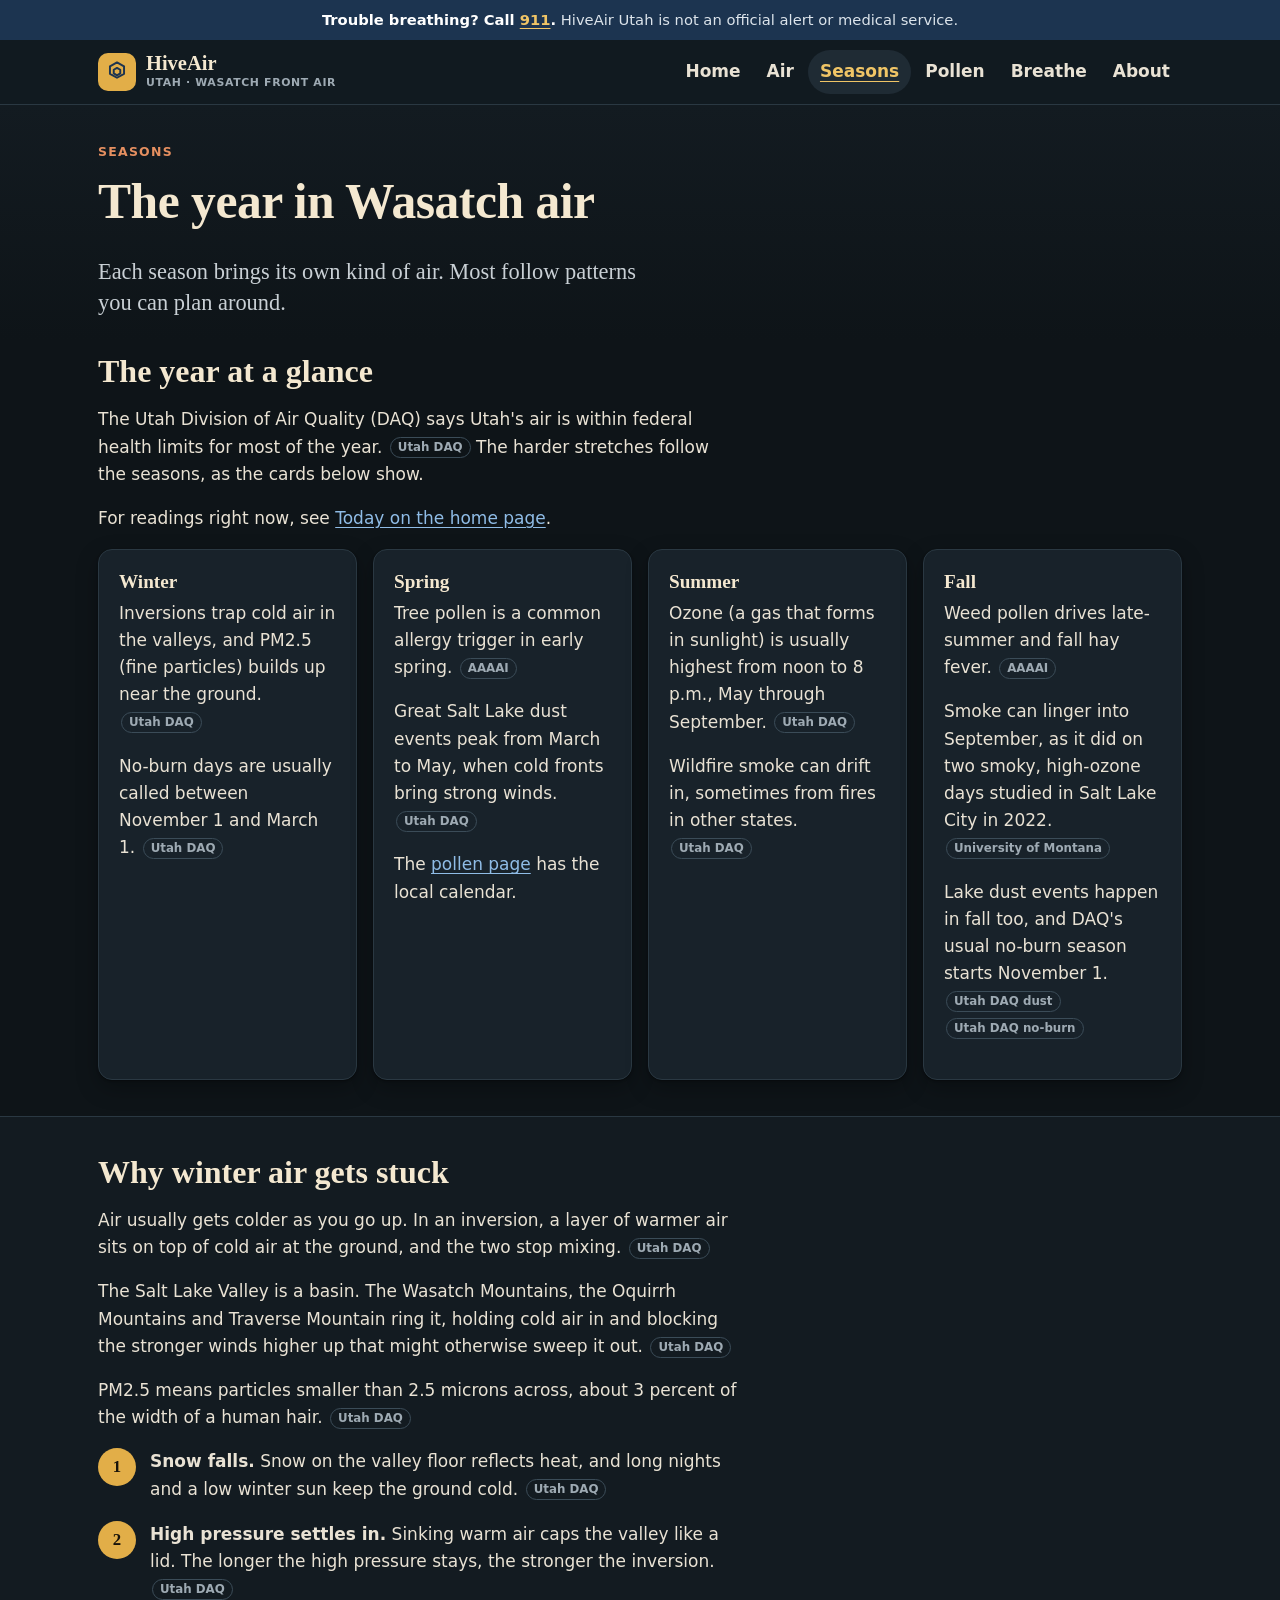
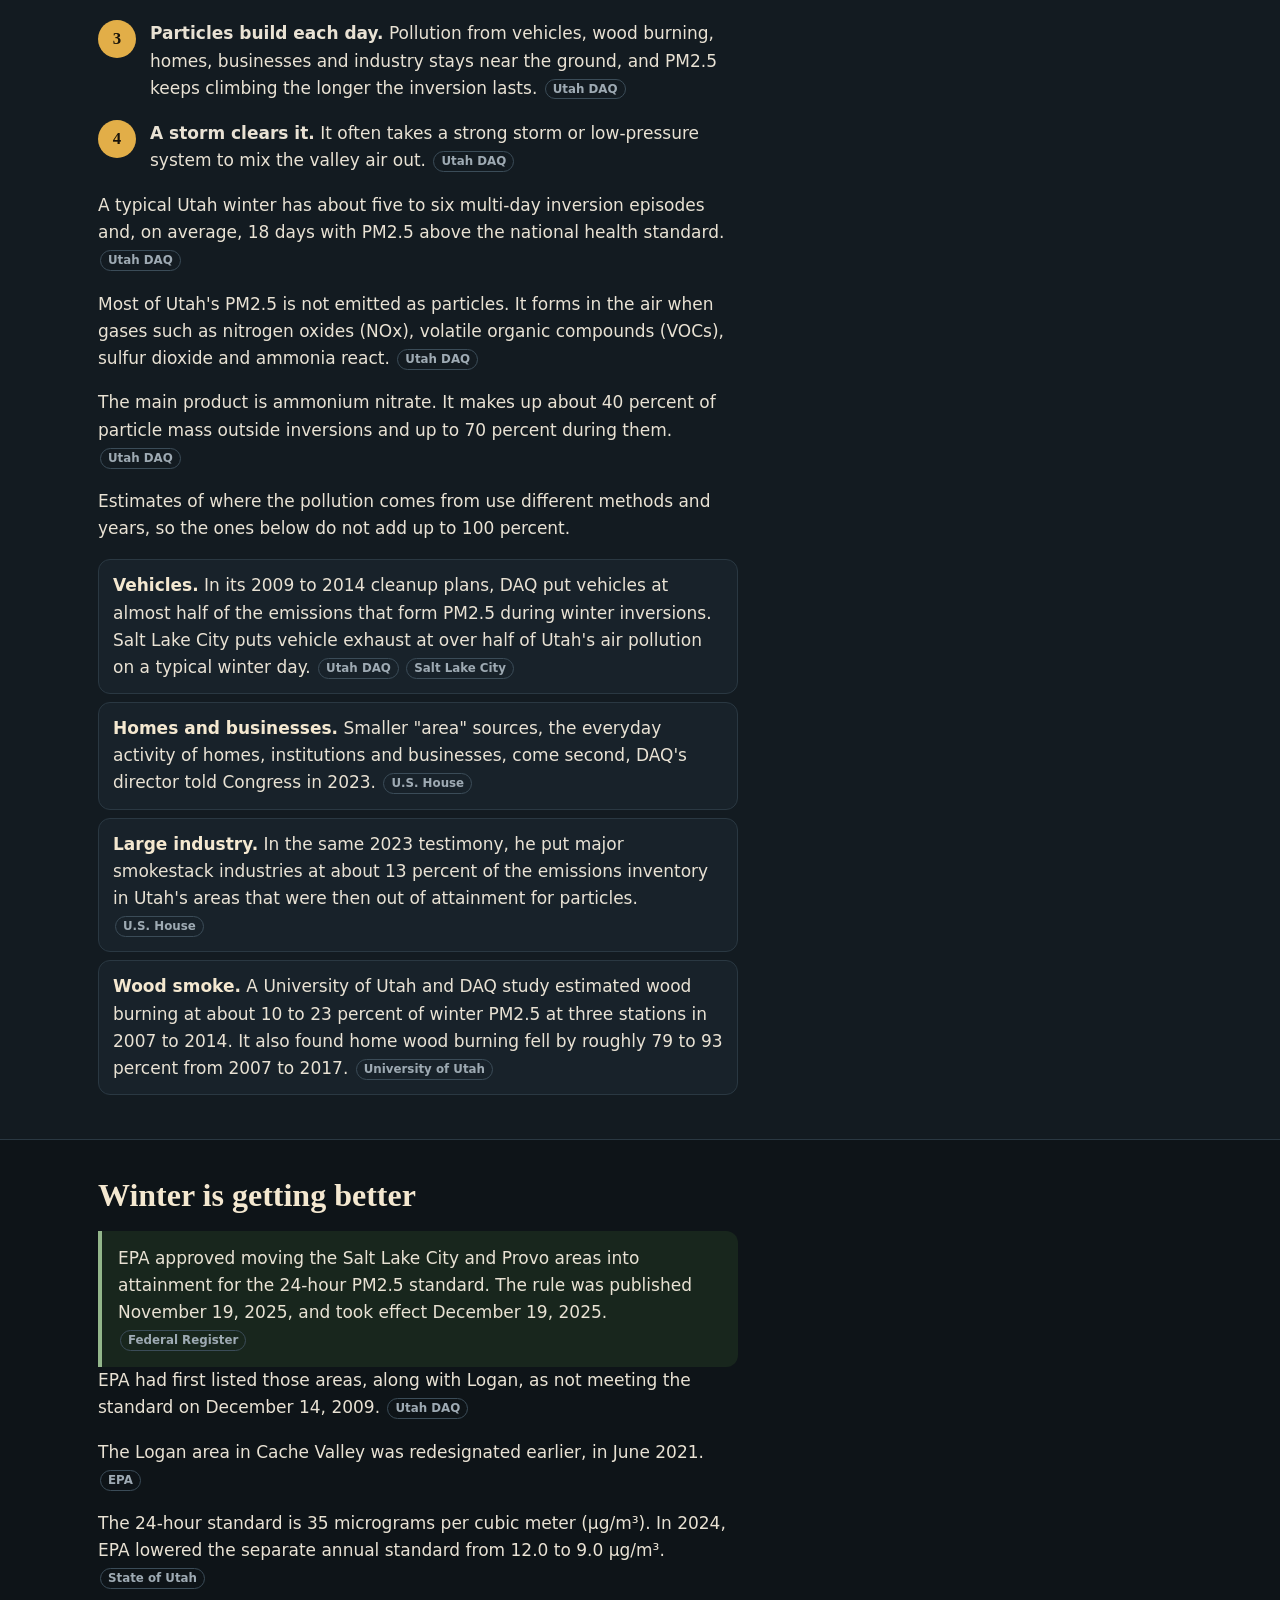
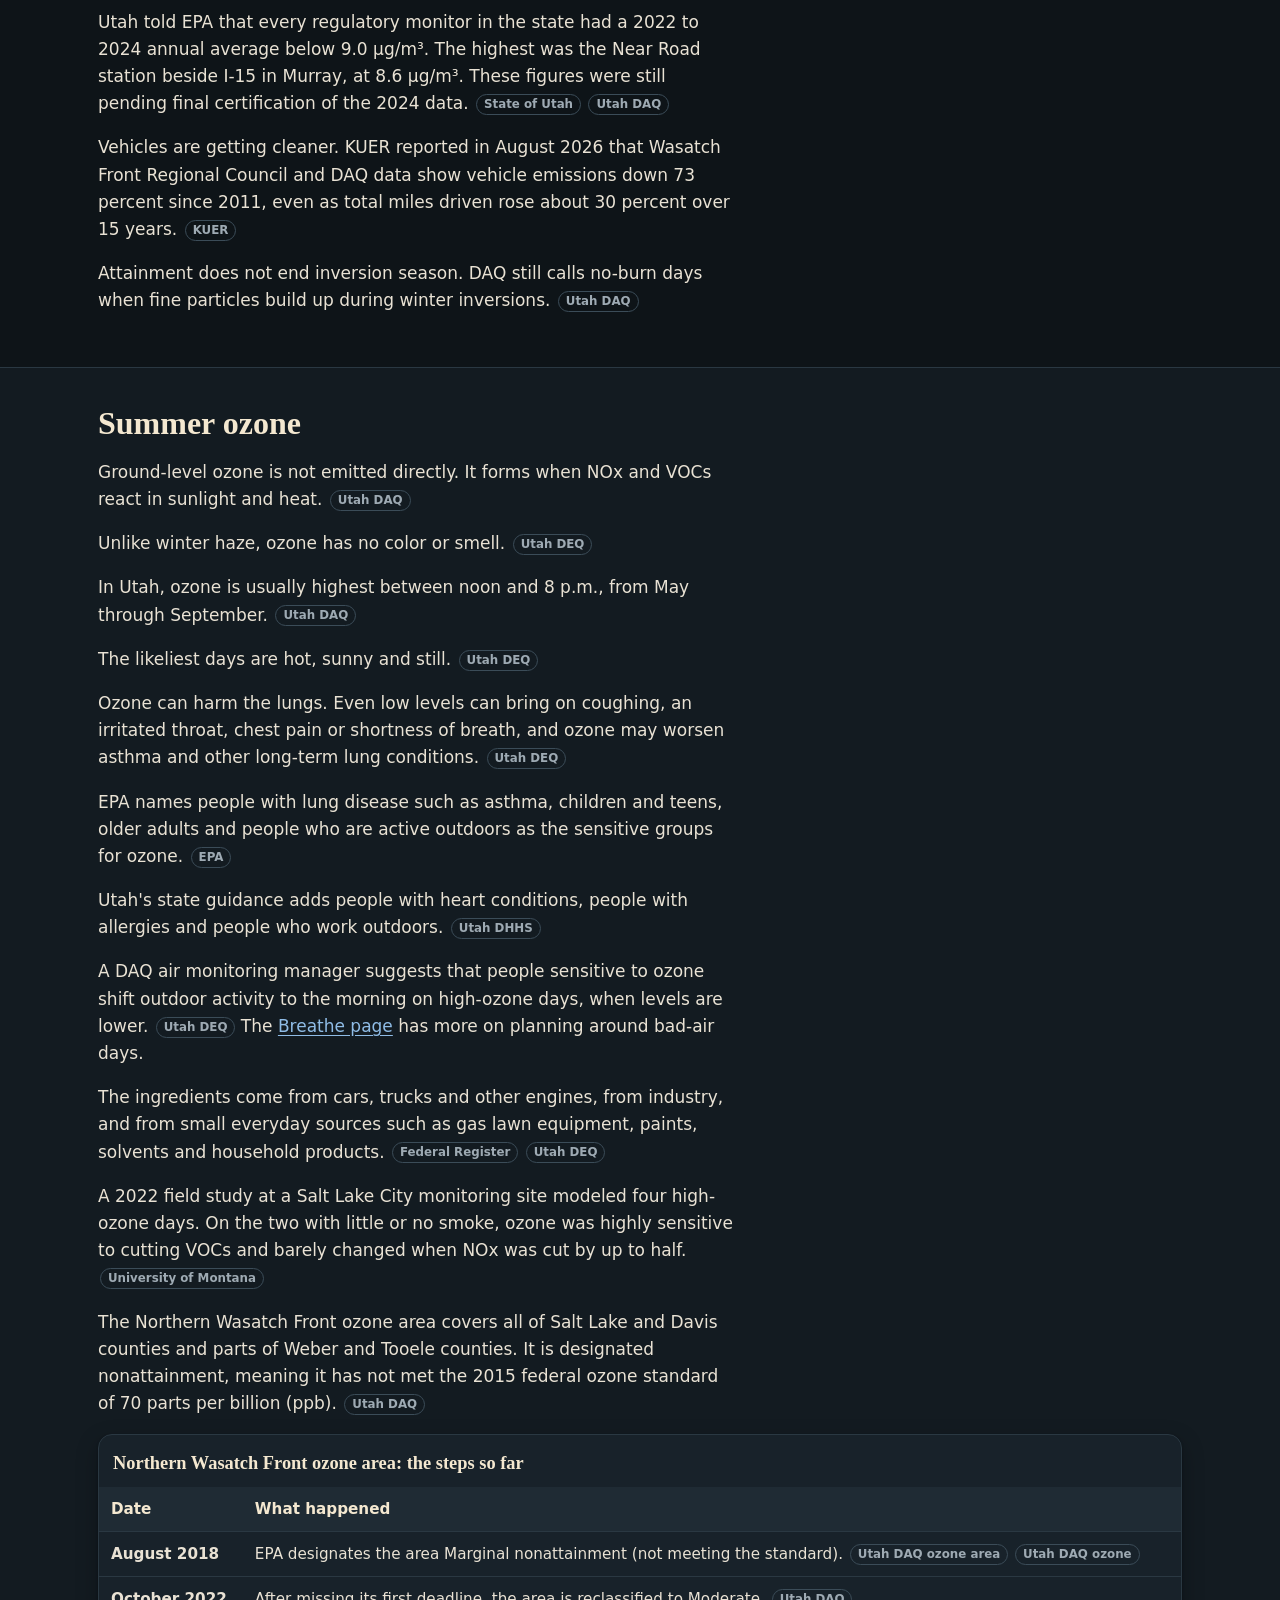
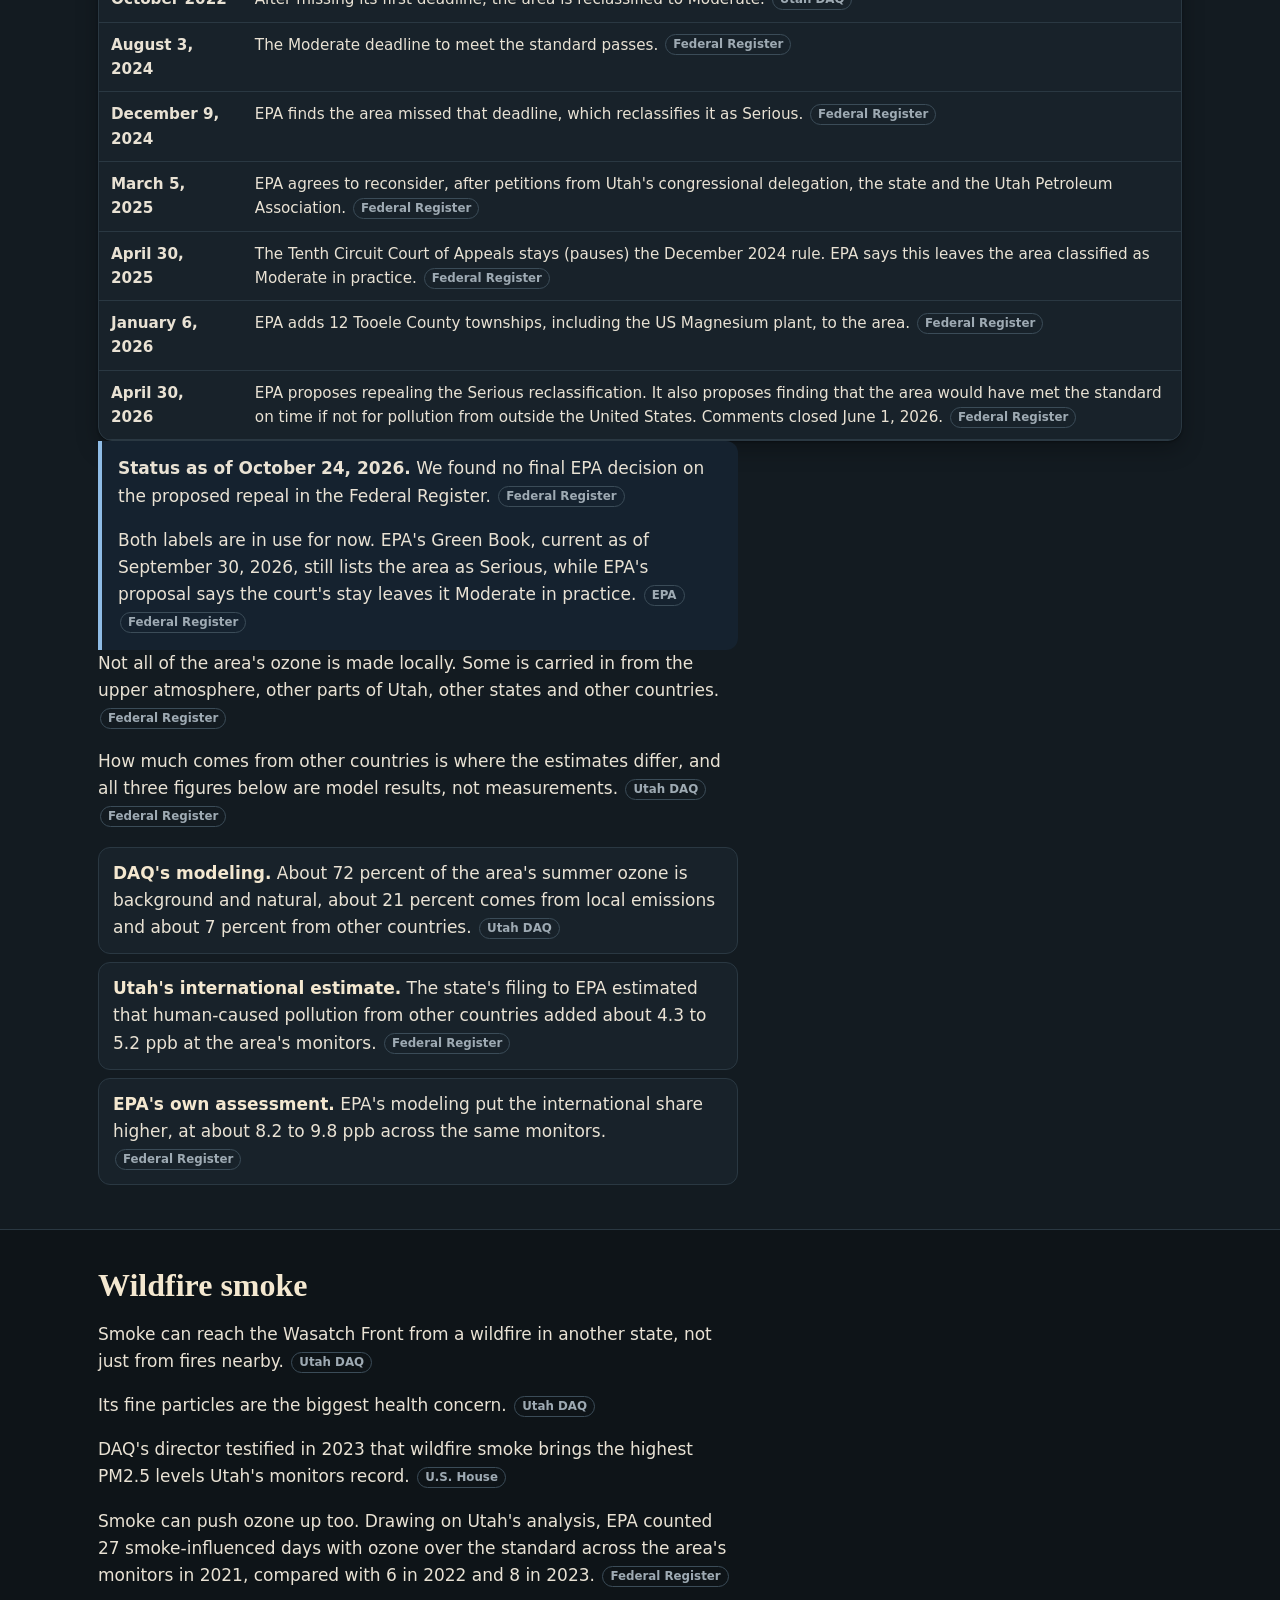
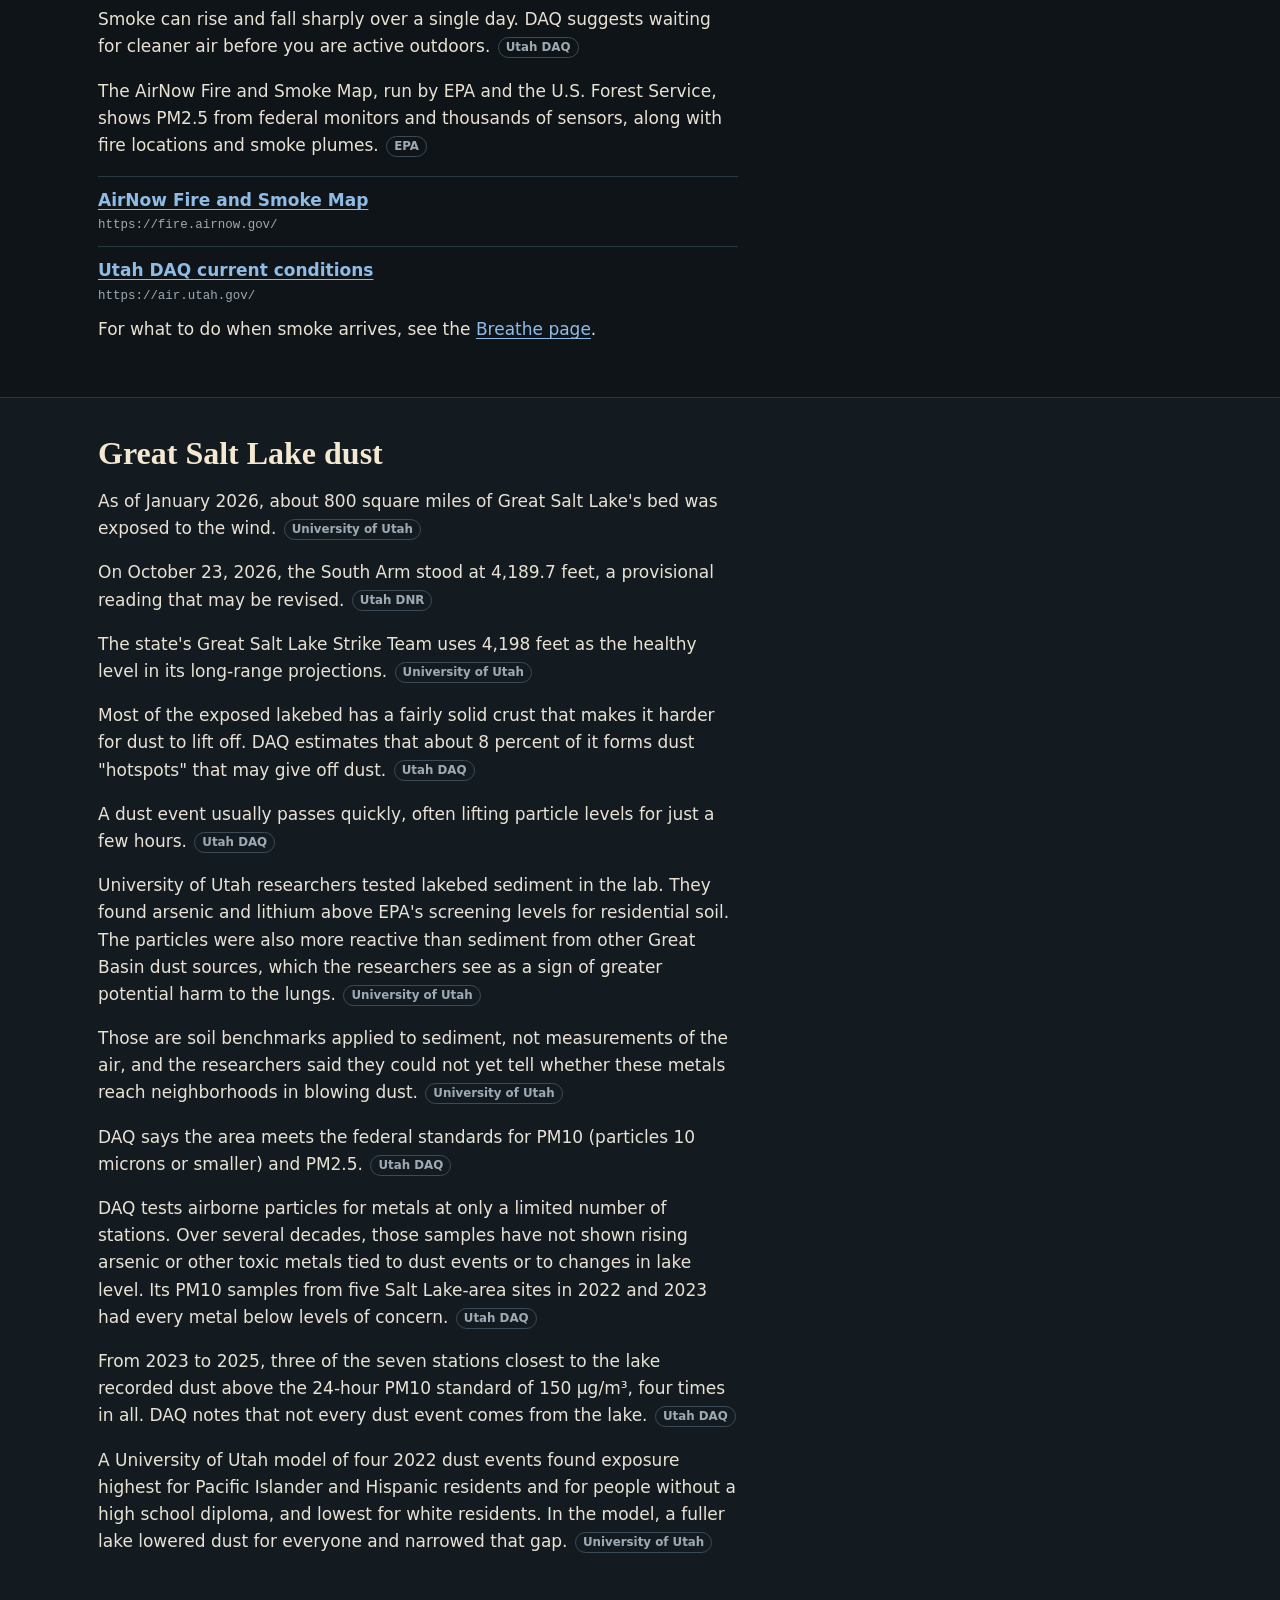
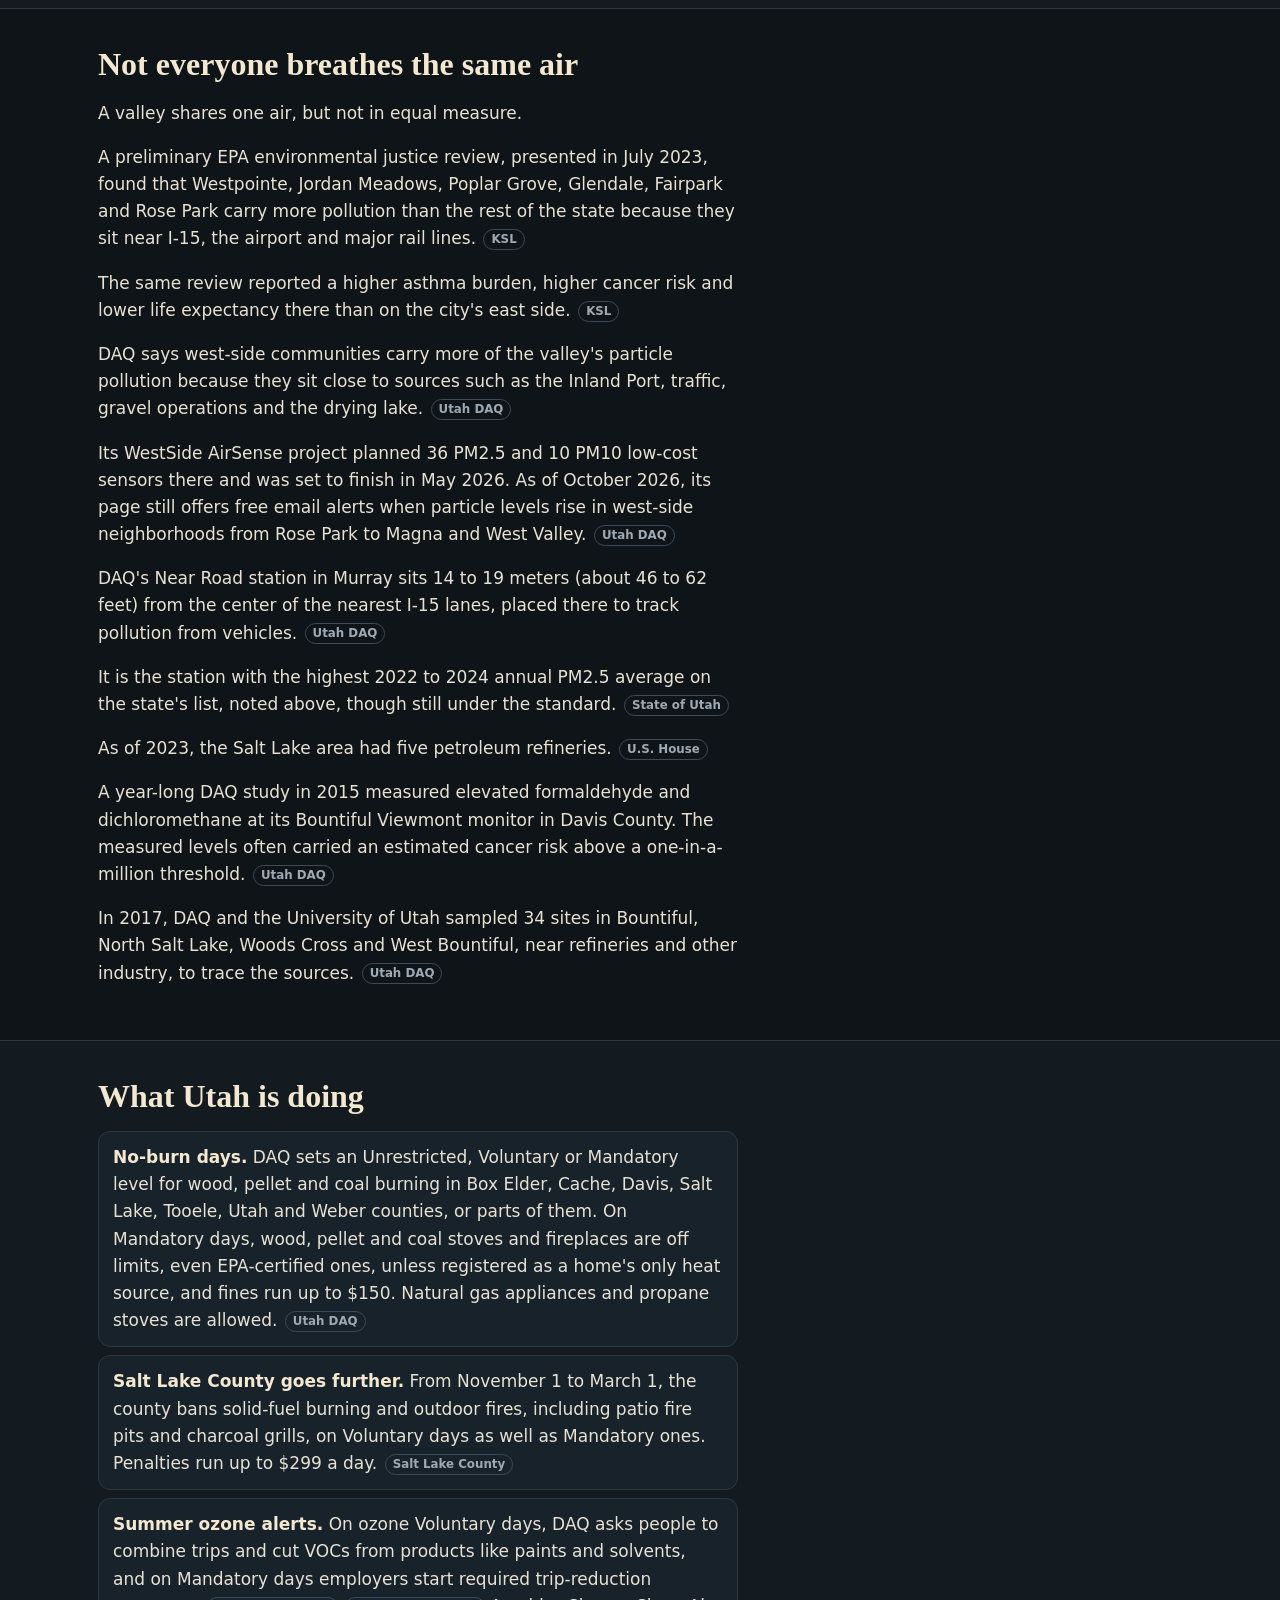
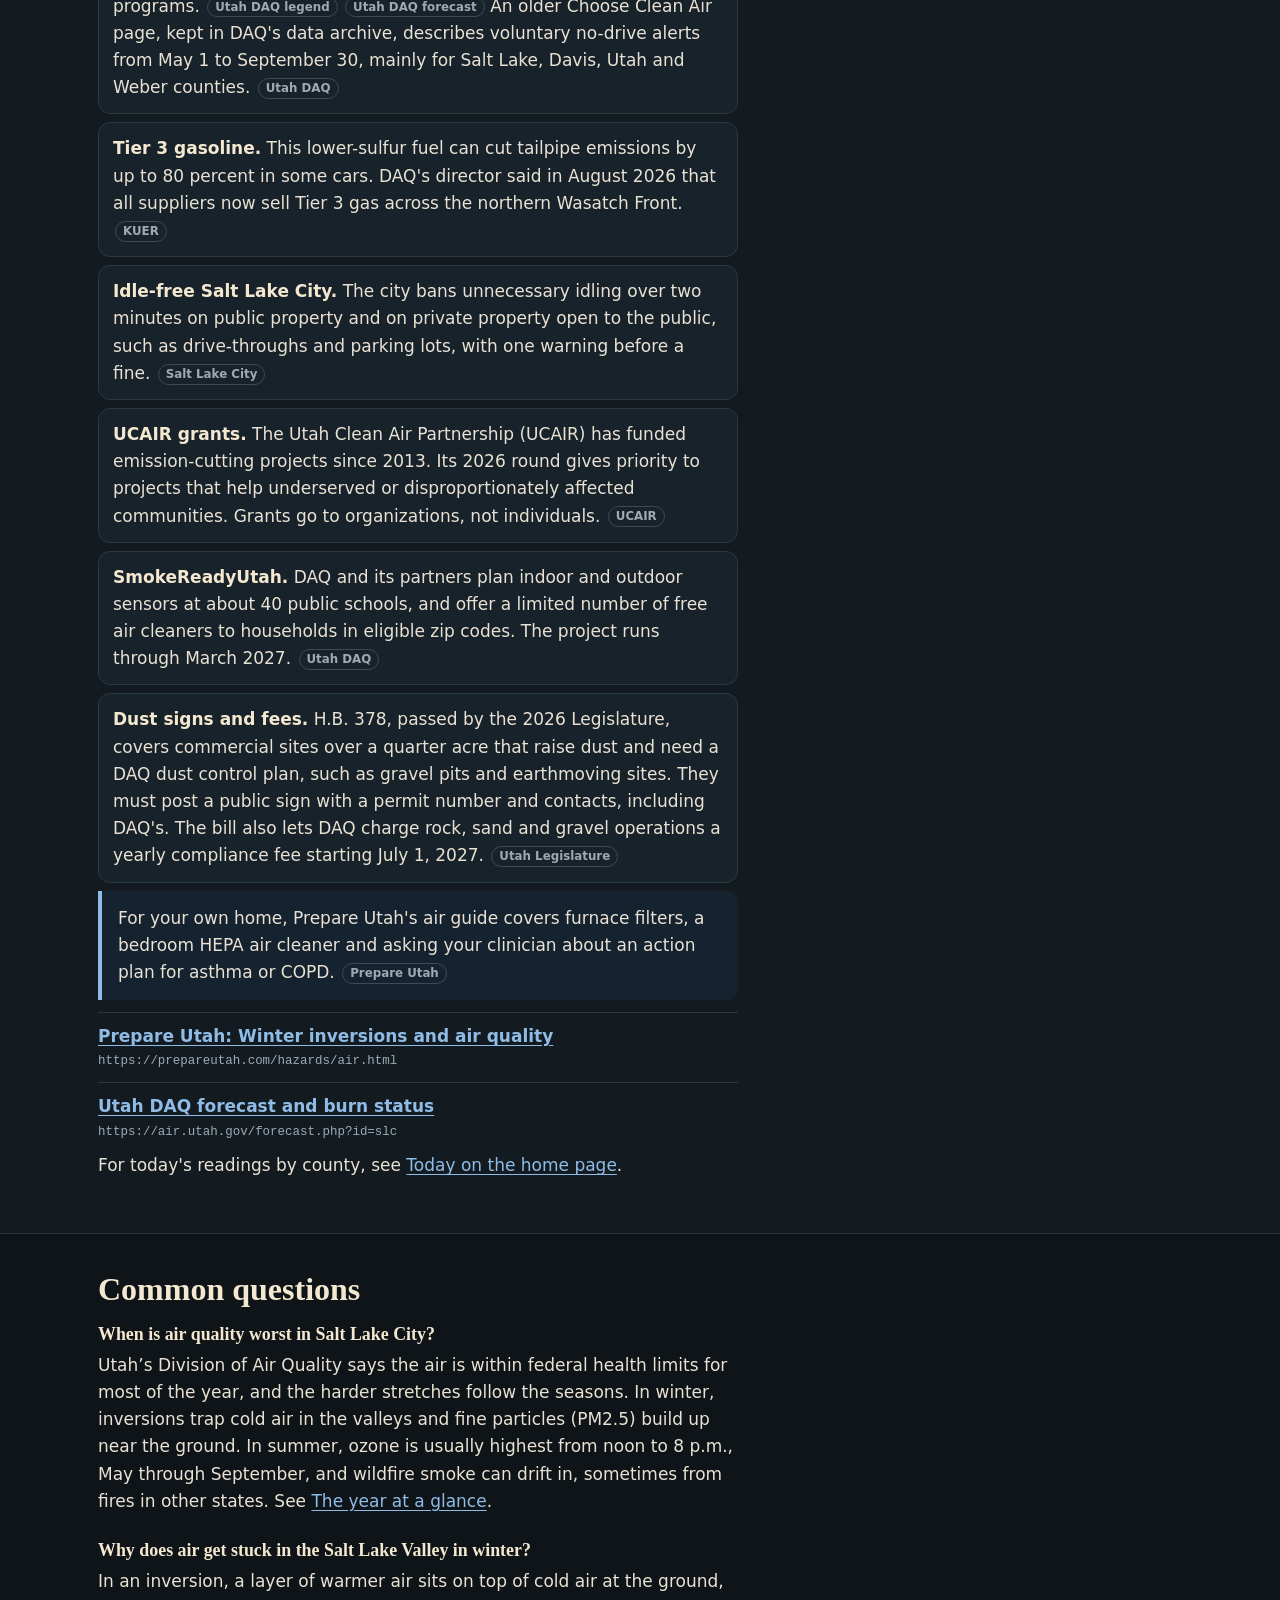
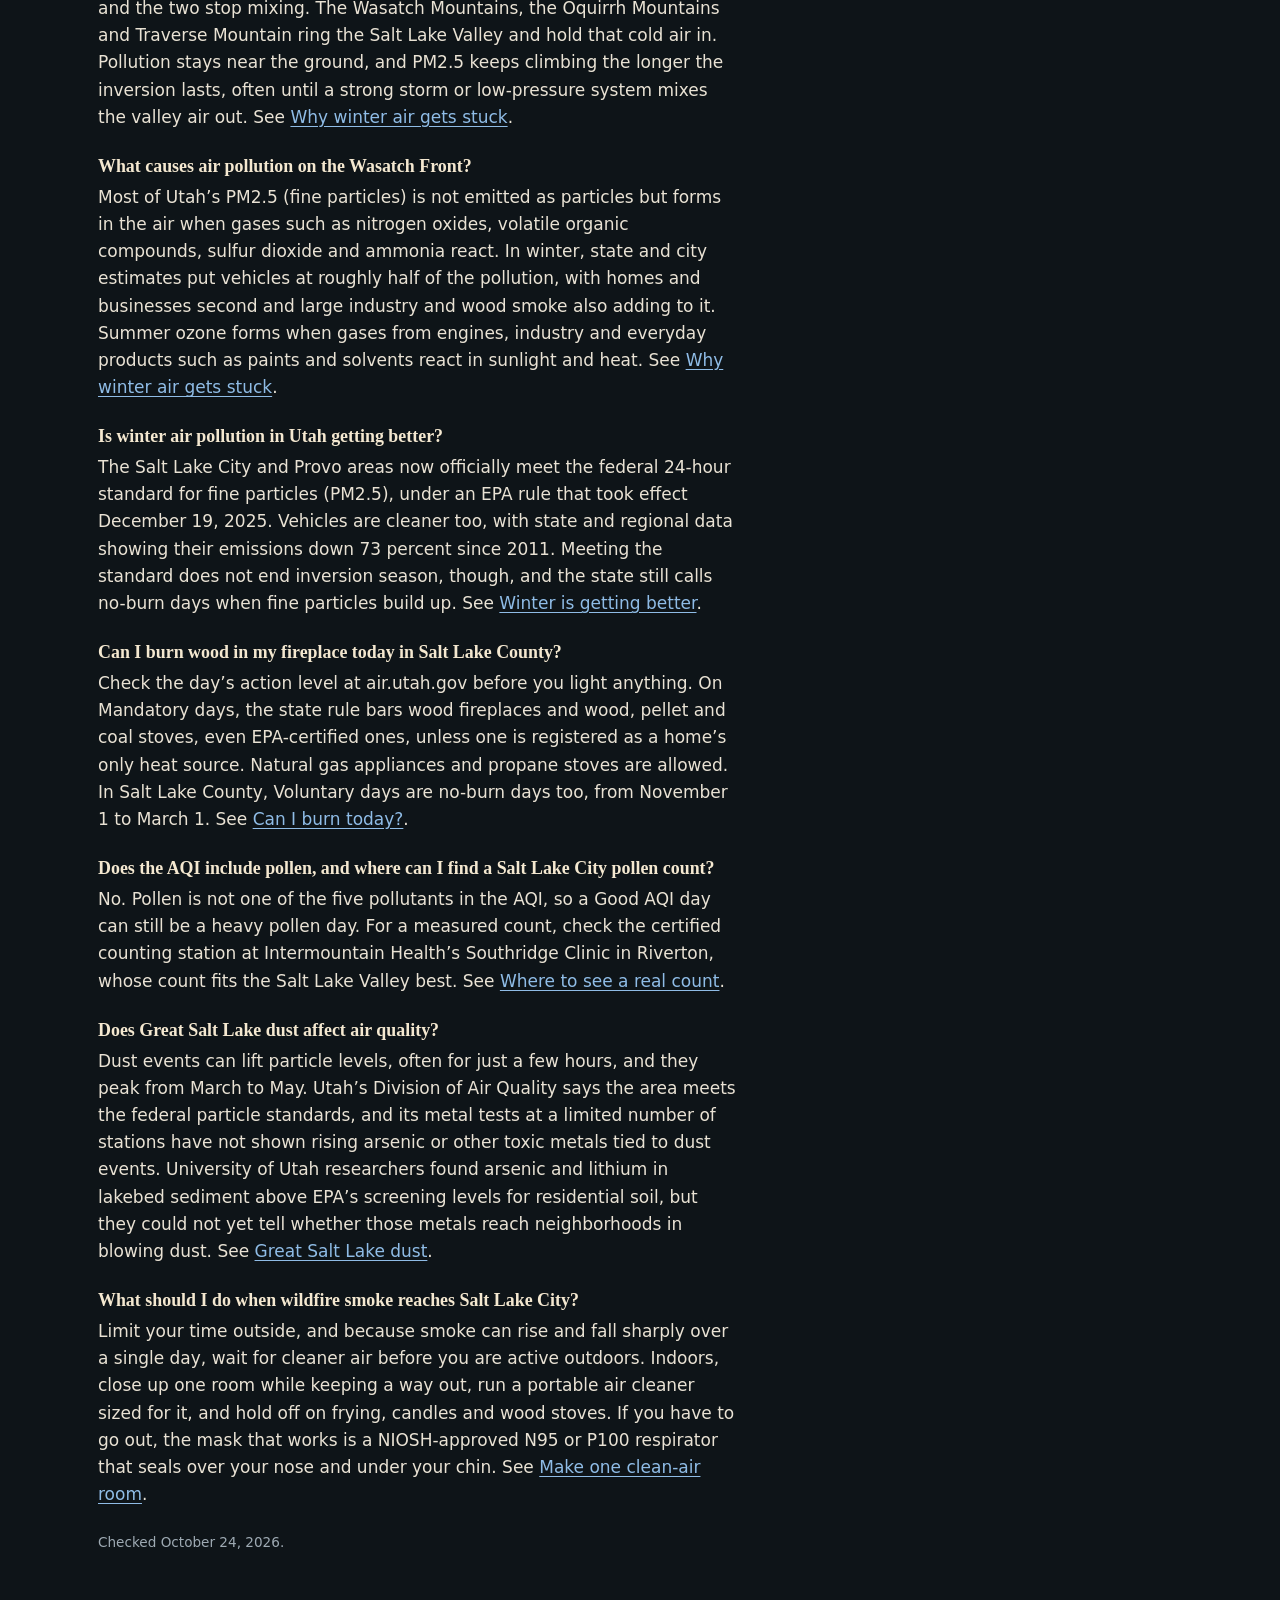
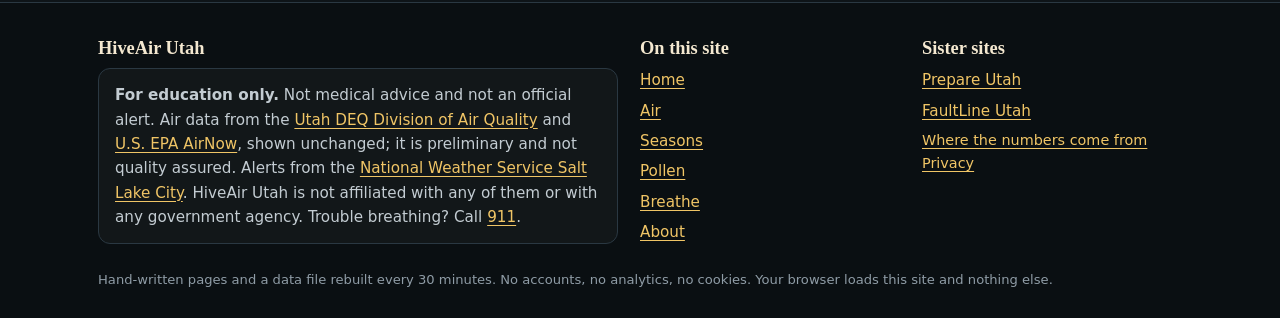
<file: site/seasons.html>
<!doctype html>
<html lang="en">
<head>
<meta charset="utf-8">
<meta name="viewport" content="width=device-width, initial-scale=1, viewport-fit=cover">
<title>Seasons · HiveAir Utah</title>
<meta name="description" content="Why Wasatch Front air changes through the year: winter inversions, summer ozone, wildfire smoke and Great Salt Lake dust.">
<link rel="canonical" href="https://hiveairutah.com/seasons.html">
<meta property="og:url" content="https://hiveairutah.com/seasons.html">
<meta property="og:title" content="Seasons · HiveAir Utah">
<meta property="og:description" content="Why Wasatch Front air changes through the year: winter inversions, summer ozone, wildfire smoke and Great Salt Lake dust.">
<meta property="og:type" content="website">
<meta property="og:site_name" content="HiveAir Utah">
<meta property="og:image" content="https://hiveairutah.com/assets/img/share.png">
<meta property="og:image:width" content="1200">
<meta property="og:image:height" content="630">
<meta property="og:image:alt" content="HiveAir Utah: The air we all share, in plain words.">
<meta name="twitter:card" content="summary_large_image">
<meta name="theme-color" content="#1C3450">
<meta name="referrer" content="strict-origin-when-cross-origin">
<link rel="icon" href="assets/favicon.svg" type="image/svg+xml">
<link rel="stylesheet" href="assets/css/style.css?v=2026-10-31">
<script>document.documentElement.classList.add("js")</script>
</head>
<body>
<a class="skip" href="#main">Skip to main content</a>
<div class="strip" role="note">
  <p><strong>Trouble breathing? Call <a href="tel:911">911</a>.</strong> HiveAir Utah is not an official alert or medical service.</p>
</div>
<header class="site-header">
  <div class="wrap">
    <a class="brand" href="index.html">
      <span class="logo" aria-hidden="true"><svg class="icon" viewBox="0 0 24 24" fill="none" stroke="currentColor" stroke-width="1.8" stroke-linecap="round" stroke-linejoin="round" focusable="false"><path d="M12 3.2 18.5 6.8v6.9L12 17.3 5.5 13.7V6.8z"/><path d="M12 8.2 15 9.9v3.4L12 15.1 9 13.3V9.9z"/></svg></span>
      <span><b>HiveAir</b><small>Utah<span class="long"> · Wasatch Front air</span></small></span>
    </a>
    <button class="nav-toggle" type="button" aria-expanded="false" aria-controls="site-nav">
      <svg class="icon" viewBox="0 0 24 24" fill="none" stroke="currentColor" stroke-width="1.8" stroke-linecap="round" aria-hidden="true" focusable="false"><path d="M4 7h16M4 12h16M4 17h16"/></svg>
      <span class="nav-toggle-label">Menu</span>
    </button>
    <nav id="site-nav" class="site-nav" aria-label="Main">
      <ul>
        <li><a href="index.html">Home</a></li>
        <li><a href="air.html">Air</a></li>
        <li><a href="seasons.html" aria-current="page">Seasons</a></li>
        <li><a href="pollen.html">Pollen</a></li>
        <li><a href="breathe.html">Breathe</a></li>
        <li><a href="about.html">About</a></li>
      </ul>
    </nav>
  </div>
</header>
<main id="main" tabindex="-1">
  <header class="page-hero">
    <div class="wrap">
      <p class="eyebrow">Seasons</p>
      <h1>The year in Wasatch air</h1>
      <p class="lede">Each season brings its own kind of air. Most follow patterns you can plan around.</p>
    </div>
  </header>

  <section class="block" id="glance" aria-labelledby="glance-title">
    <div class="wrap">
      <h2 id="glance-title">The year at a glance</h2>
      <div class="measure">
        <p>The Utah Division of Air Quality (DAQ) says Utah's air is within federal health limits for most of the year. <a class="src" href="https://deq.utah.gov/daq/frequently-asked-questions-utahs-inversion" rel="noreferrer">Utah DAQ</a> The harder stretches follow the seasons, as the cards below show.</p>
        <p>For readings right now, see <a href="index.html#today">Today on the home page</a>.</p>
      </div>
      <div class="grid four">
        <article class="card">
          <h3>Winter</h3>
          <p>Inversions trap cold air in the valleys, and PM2.5 (fine particles) builds up near the ground. <a class="src" href="https://deq.utah.gov/daq/inversions" rel="noreferrer">Utah DAQ</a></p>
          <p>No-burn days are usually called between November 1 and March 1. <a class="src" href="https://deq.utah.gov/daq/no-burn-days" rel="noreferrer">Utah DAQ</a></p>
        </article>
        <article class="card">
          <h3>Spring</h3>
          <p>Tree pollen is a common allergy trigger in early spring. <a class="src" href="https://www.aaaai.org/tools-for-the-public/conditions-library/allergies/outdoor-allergens-ttr" rel="noreferrer">AAAAI</a></p>
          <p>Great Salt Lake dust events peak from March to May, when cold fronts bring strong winds. <a class="src" href="https://deq.utah.gov/daq/great-salt-lake-dust-information-and-frequently-asked-questions" rel="noreferrer">Utah DAQ</a></p>
          <p>The <a href="pollen.html">pollen page</a> has the local calendar.</p>
        </article>
        <article class="card">
          <h3>Summer</h3>
          <p>Ozone (a gas that forms in sunlight) is usually highest from noon to 8 p.m., May through September. <a class="src" href="https://deq.utah.gov/daq/air-quality-forecast-protect-health" rel="noreferrer">Utah DAQ</a></p>
          <p>Wildfire smoke can drift in, sometimes from fires in other states. <a class="src" href="https://deq.utah.gov/daq/wildfire-smoke" rel="noreferrer">Utah DAQ</a></p>
        </article>
        <article class="card">
          <h3>Fall</h3>
          <p>Weed pollen drives late-summer and fall hay fever. <a class="src" href="https://www.aaaai.org/tools-for-the-public/conditions-library/allergies/outdoor-allergens-ttr" rel="noreferrer">AAAAI</a></p>
          <p>Smoke can linger into September, as it did on two smoky, high-ozone days studied in Salt Lake City in 2022. <a class="src" href="https://umimpact.umt.edu/en/publications/investigation-of-ozone-formation-chemistry-during-the-salt-lake-r/" rel="noreferrer">University of Montana</a></p>
          <p>Lake dust events happen in fall too, and DAQ's usual no-burn season starts November 1. <a class="src" href="https://deq.utah.gov/daq/great-salt-lake-dust-information-and-frequently-asked-questions" rel="noreferrer">Utah DAQ dust</a> <a class="src" href="https://deq.utah.gov/daq/no-burn-days" rel="noreferrer">Utah DAQ no-burn</a></p>
        </article>
      </div>
    </div>
  </section>

  <section class="block alt" id="inversions" aria-labelledby="inversions-title">
    <div class="wrap">
      <h2 id="inversions-title">Why winter air gets stuck</h2>
      <div class="measure">
        <p>Air usually gets colder as you go up. In an inversion, a layer of warmer air sits on top of cold air at the ground, and the two stop mixing. <a class="src" href="https://deq.utah.gov/daq/inversions" rel="noreferrer">Utah DAQ</a></p>
        <p>The Salt Lake Valley is a basin. The Wasatch Mountains, the Oquirrh Mountains and Traverse Mountain ring it, holding cold air in and blocking the stronger winds higher up that might otherwise sweep it out. <a class="src" href="https://deq.utah.gov/daq/inversions" rel="noreferrer">Utah DAQ</a></p>
        <p>PM2.5 means particles smaller than 2.5 microns across, about 3 percent of the width of a human hair. <a class="src" href="https://deq.utah.gov/daq/frequently-asked-questions-utahs-inversion" rel="noreferrer">Utah DAQ</a></p>
      </div>
      <ol class="steps measure">
        <li><strong>Snow falls.</strong> Snow on the valley floor reflects heat, and long nights and a low winter sun keep the ground cold. <a class="src" href="https://deq.utah.gov/daq/inversions" rel="noreferrer">Utah DAQ</a></li>
        <li><strong>High pressure settles in.</strong> Sinking warm air caps the valley like a lid. The longer the high pressure stays, the stronger the inversion. <a class="src" href="https://deq.utah.gov/daq/inversions" rel="noreferrer">Utah DAQ</a></li>
        <li><strong>Particles build each day.</strong> Pollution from vehicles, wood burning, homes, businesses and industry stays near the ground, and PM2.5 keeps climbing the longer the inversion lasts. <a class="src" href="https://deq.utah.gov/daq/inversions" rel="noreferrer">Utah DAQ</a></li>
        <li><strong>A storm clears it.</strong> It often takes a strong storm or low-pressure system to mix the valley air out. <a class="src" href="https://deq.utah.gov/daq/inversions" rel="noreferrer">Utah DAQ</a></li>
      </ol>
      <div class="measure">
        <p>A typical Utah winter has about five to six multi-day inversion episodes and, on average, 18 days with PM2.5 above the national health standard. <a class="src" href="https://deq.utah.gov/daq/inversions" rel="noreferrer">Utah DAQ</a></p>
        <p>Most of Utah's PM2.5 is not emitted as particles. It forms in the air when gases such as nitrogen oxides (NOx), volatile organic compounds (VOCs), sulfur dioxide and ammonia react. <a class="src" href="https://deq.utah.gov/daq/inversions" rel="noreferrer">Utah DAQ</a></p>
        <p>The main product is ammonium nitrate. It makes up about 40 percent of particle mass outside inversions and up to 70 percent during them. <a class="src" href="https://deq.utah.gov/daq/inversions" rel="noreferrer">Utah DAQ</a></p>
        <p>Estimates of where the pollution comes from use different methods and years, so the ones below do not add up to 100 percent.</p>
      </div>
      <ul class="rules measure">
        <li><strong>Vehicles.</strong> In its 2009 to 2014 cleanup plans, DAQ put vehicles at almost half of the emissions that form PM2.5 during winter inversions. Salt Lake City puts vehicle exhaust at over half of Utah's air pollution on a typical winter day. <a class="src" href="https://deq.utah.gov/daq/pm25-moderate-sip-2009-2014" rel="noreferrer">Utah DAQ</a> <a class="src" href="https://www.slc.gov/sustainability/air-quality/idle-free-ordinance/idle-free-ordinance/" rel="noreferrer">Salt Lake City</a></li>
        <li><strong>Homes and businesses.</strong> Smaller "area" sources, the everyday activity of homes, institutions and businesses, come second, DAQ's director told Congress in 2023. <a class="src" href="https://democrats-energycommerce.house.gov/sites/evo-subsites/democrats-energycommerce.house.gov/files/evo-media-document/witness-testimony_bird_env_pm2.5-rule_09.19.2023.pdf" rel="noreferrer">U.S. House</a></li>
        <li><strong>Large industry.</strong> In the same 2023 testimony, he put major smokestack industries at about 13 percent of the emissions inventory in Utah's areas that were then out of attainment for particles. <a class="src" href="https://democrats-energycommerce.house.gov/sites/evo-subsites/democrats-energycommerce.house.gov/files/evo-media-document/witness-testimony_bird_env_pm2.5-rule_09.19.2023.pdf" rel="noreferrer">U.S. House</a></li>
        <li><strong>Wood smoke.</strong> A University of Utah and DAQ study estimated wood burning at about 10 to 23 percent of winter PM2.5 at three stations in 2007 to 2014. It also found home wood burning fell by roughly 79 to 93 percent from 2007 to 2017. <a class="src" href="https://lf-public.deq.utah.gov/WebLink/ElectronicFile.aspx?docid=393675&amp;eqdocs=DAQ-2020-012302" rel="noreferrer">University of Utah</a></li>
      </ul>
    </div>
  </section>

  <section class="block" id="progress" aria-labelledby="progress-title">
    <div class="wrap">
      <h2 id="progress-title">Winter is getting better</h2>
      <div class="note sage measure">
        <p>EPA approved moving the Salt Lake City and Provo areas into attainment for the 24-hour PM2.5 standard. The rule was published November 19, 2025, and took effect December 19, 2025. <a class="src" href="https://www.federalregister.gov/documents/2025/11/19/2025-20352/approval-and-promulgation-of-implementation-plans-state-of-utah-salt-lake-city-and-provo-utah-pm25" rel="noreferrer">Federal Register</a></p>
      </div>
      <div class="measure">
        <p>EPA had first listed those areas, along with Logan, as not meeting the standard on December 14, 2009. <a class="src" href="https://deq.utah.gov/daq/pm25-moderate-sip-2009-2014" rel="noreferrer">Utah DAQ</a></p>
        <p>The Logan area in Cache Valley was redesignated earlier, in June 2021. <a class="src" href="https://www3.epa.gov/airquality/greenbook/anayo_ut.html" rel="noreferrer">EPA</a></p>
        <p>The 24-hour standard is 35 micrograms per cubic meter (µg/m³). In 2024, EPA lowered the separate annual standard from 12.0 to 9.0 µg/m³. <a class="src" href="https://www.epa.gov/system/files/documents/2026-10/ut_state-recommendation.pdf" rel="noreferrer">State of Utah</a></p>
        <p>Utah told EPA that every regulatory monitor in the state had a 2022 to 2024 annual average below 9.0 µg/m³. The highest was the Near Road station beside I-15 in Murray, at 8.6 µg/m³. These figures were still pending final certification of the 2024 data. <a class="src" href="https://www.epa.gov/system/files/documents/2026-10/ut_state-recommendation.pdf" rel="noreferrer">State of Utah</a> <a class="src" href="https://air.utah.gov/network/docs/2025AirMonitoringNetworkPlan.pdf" rel="noreferrer">Utah DAQ</a></p>
        <p>Vehicles are getting cleaner. KUER reported in August 2026 that Wasatch Front Regional Council and DAQ data show vehicle emissions down 73 percent since 2011, even as total miles driven rose about 30 percent over 15 years. <a class="src" href="https://www.kuer.org/science-environment/2026-08-17/tier-3-gasoline-utah-vehicle-emissions-cut" rel="noreferrer">KUER</a></p>
        <p>Attainment does not end inversion season. DAQ still calls no-burn days when fine particles build up during winter inversions. <a class="src" href="https://deq.utah.gov/daq/no-burn-days" rel="noreferrer">Utah DAQ</a></p>
      </div>
    </div>
  </section>

  <section class="block alt" id="ozone" aria-labelledby="ozone-title">
    <div class="wrap">
      <h2 id="ozone-title">Summer ozone</h2>
      <div class="measure">
        <p>Ground-level ozone is not emitted directly. It forms when NOx and VOCs react in sunlight and heat. <a class="src" href="https://deq.utah.gov/daq/what-is-ozone" rel="noreferrer">Utah DAQ</a></p>
        <p>Unlike winter haze, ozone has no color or smell. <a class="src" href="https://deq.utah.gov/general/news/summer-air-quality" rel="noreferrer">Utah DEQ</a></p>
        <p>In Utah, ozone is usually highest between noon and 8 p.m., from May through September. <a class="src" href="https://deq.utah.gov/daq/air-quality-forecast-protect-health" rel="noreferrer">Utah DAQ</a></p>
        <p>The likeliest days are hot, sunny and still. <a class="src" href="https://deq.utah.gov/general/news/summer-air-quality" rel="noreferrer">Utah DEQ</a></p>
        <p>Ozone can harm the lungs. Even low levels can bring on coughing, an irritated throat, chest pain or shortness of breath, and ozone may worsen asthma and other long-term lung conditions. <a class="src" href="https://deq.utah.gov/general/news/summer-air-quality" rel="noreferrer">Utah DEQ</a></p>
        <p>EPA names people with lung disease such as asthma, children and teens, older adults and people who are active outdoors as the sensitive groups for ozone. <a class="src" href="https://document.airnow.gov/technical-assistance-document-for-the-reporting-of-daily-air-quailty.pdf" rel="noreferrer">EPA</a></p>
        <p>Utah's state guidance adds people with heart conditions, people with allergies and people who work outdoors. <a class="src" href="https://asthma.utah.gov/wp-content/uploads/ozone_guidance.pdf" rel="noreferrer">Utah DHHS</a></p>
        <p>A DAQ air monitoring manager suggests that people sensitive to ozone shift outdoor activity to the morning on high-ozone days, when levels are lower. <a class="src" href="https://deq.utah.gov/general/news/summer-air-quality" rel="noreferrer">Utah DEQ</a> The <a href="breathe.html">Breathe page</a> has more on planning around bad-air days.</p>
        <p>The ingredients come from cars, trucks and other engines, from industry, and from small everyday sources such as gas lawn equipment, paints, solvents and household products. <a class="src" href="https://www.govinfo.gov/content/pkg/FR-2026-04-30/html/2026-08372.htm" rel="noreferrer">Federal Register</a> <a class="src" href="https://deq.utah.gov/general/news/summer-air-quality" rel="noreferrer">Utah DEQ</a></p>
        <p>A 2022 field study at a Salt Lake City monitoring site modeled four high-ozone days. On the two with little or no smoke, ozone was highly sensitive to cutting VOCs and barely changed when NOx was cut by up to half. <a class="src" href="https://umimpact.umt.edu/en/publications/investigation-of-ozone-formation-chemistry-during-the-salt-lake-r/" rel="noreferrer">University of Montana</a></p>
        <p>The Northern Wasatch Front ozone area covers all of Salt Lake and Davis counties and parts of Weber and Tooele counties. It is designated nonattainment, meaning it has not met the 2015 federal ozone standard of 70 parts per billion (ppb). <a class="src" href="https://deq.utah.gov/daq/what-is-ozone" rel="noreferrer">Utah DAQ</a></p>
      </div>
      <div class="table-wrap">
        <table>
          <caption>Northern Wasatch Front ozone area: the steps so far</caption>
          <thead><tr><th scope="col">Date</th><th scope="col">What happened</th></tr></thead>
          <tbody>
            <tr><th scope="row"><span class="cell-label">Date</span>August 2018</th>
                <td><span class="cell-label">What happened</span>EPA designates the area Marginal nonattainment (not meeting the standard). <a class="src" href="https://deq.utah.gov/daq/northern-wasatch-front-ozone" rel="noreferrer">Utah DAQ ozone area</a> <a class="src" href="https://deq.utah.gov/daq/what-is-ozone" rel="noreferrer">Utah DAQ ozone</a></td></tr>
            <tr><th scope="row"><span class="cell-label">Date</span>October 2022</th>
                <td><span class="cell-label">What happened</span>After missing its first deadline, the area is reclassified to Moderate. <a class="src" href="https://deq.utah.gov/daq/what-is-ozone" rel="noreferrer">Utah DAQ</a></td></tr>
            <tr><th scope="row"><span class="cell-label">Date</span>August 3, 2024</th>
                <td><span class="cell-label">What happened</span>The Moderate deadline to meet the standard passes. <a class="src" href="https://www.govinfo.gov/content/pkg/FR-2026-04-30/html/2026-08372.htm" rel="noreferrer">Federal Register</a></td></tr>
            <tr><th scope="row"><span class="cell-label">Date</span>December 9, 2024</th>
                <td><span class="cell-label">What happened</span>EPA finds the area missed that deadline, which reclassifies it as Serious. <a class="src" href="https://www.govinfo.gov/content/pkg/FR-2026-04-30/html/2026-08372.htm" rel="noreferrer">Federal Register</a></td></tr>
            <tr><th scope="row"><span class="cell-label">Date</span>March 5, 2025</th>
                <td><span class="cell-label">What happened</span>EPA agrees to reconsider, after petitions from Utah's congressional delegation, the state and the Utah Petroleum Association. <a class="src" href="https://www.govinfo.gov/content/pkg/FR-2026-04-30/html/2026-08372.htm" rel="noreferrer">Federal Register</a></td></tr>
            <tr><th scope="row"><span class="cell-label">Date</span>April 30, 2025</th>
                <td><span class="cell-label">What happened</span>The Tenth Circuit Court of Appeals stays (pauses) the December 2024 rule. EPA says this leaves the area classified as Moderate in practice. <a class="src" href="https://www.govinfo.gov/content/pkg/FR-2026-04-30/html/2026-08372.htm" rel="noreferrer">Federal Register</a></td></tr>
            <tr><th scope="row"><span class="cell-label">Date</span>January 6, 2026</th>
                <td><span class="cell-label">What happened</span>EPA adds 12 Tooele County townships, including the US Magnesium plant, to the area. <a class="src" href="https://www.govinfo.gov/content/pkg/FR-2026-04-30/html/2026-08372.htm" rel="noreferrer">Federal Register</a></td></tr>
            <tr><th scope="row"><span class="cell-label">Date</span>April 30, 2026</th>
                <td><span class="cell-label">What happened</span>EPA proposes repealing the Serious reclassification. It also proposes finding that the area would have met the standard on time if not for pollution from outside the United States. Comments closed June 1, 2026. <a class="src" href="https://www.govinfo.gov/content/pkg/FR-2026-04-30/html/2026-08372.htm" rel="noreferrer">Federal Register</a></td></tr>
          </tbody>
        </table>
      </div>
      <div class="note measure">
        <p><strong>Status as of October 24, 2026.</strong> We found no final EPA decision on the proposed repeal in the Federal Register. <a class="src" href="https://www.federalregister.gov/documents/search?conditions%5Bterm%5D=%22Northern+Wasatch+Front%22&amp;order=newest" rel="noreferrer">Federal Register</a></p>
        <p>Both labels are in use for now. EPA's Green Book, current as of September 30, 2026, still lists the area as Serious, while EPA's proposal says the court's stay leaves it Moderate in practice. <a class="src" href="https://www3.epa.gov/airquality/greenbook/anayo_ut.html" rel="noreferrer">EPA</a> <a class="src" href="https://www.govinfo.gov/content/pkg/FR-2026-04-30/html/2026-08372.htm" rel="noreferrer">Federal Register</a></p>
      </div>
      <div class="measure">
        <p>Not all of the area's ozone is made locally. Some is carried in from the upper atmosphere, other parts of Utah, other states and other countries. <a class="src" href="https://www.govinfo.gov/content/pkg/FR-2026-04-30/html/2026-08372.htm" rel="noreferrer">Federal Register</a></p>
        <p>How much comes from other countries is where the estimates differ, and all three figures below are model results, not measurements. <a class="src" href="https://deq.utah.gov/daq/northern-wasatch-front-ozone" rel="noreferrer">Utah DAQ</a> <a class="src" href="https://www.govinfo.gov/content/pkg/FR-2026-04-30/html/2026-08372.htm" rel="noreferrer">Federal Register</a></p>
      </div>
      <ul class="rules measure">
        <li><strong>DAQ's modeling.</strong> About 72 percent of the area's summer ozone is background and natural, about 21 percent comes from local emissions and about 7 percent from other countries. <a class="src" href="https://deq.utah.gov/daq/northern-wasatch-front-ozone" rel="noreferrer">Utah DAQ</a></li>
        <li><strong>Utah's international estimate.</strong> The state's filing to EPA estimated that human-caused pollution from other countries added about 4.3 to 5.2 ppb at the area's monitors. <a class="src" href="https://www.govinfo.gov/content/pkg/FR-2026-04-30/html/2026-08372.htm" rel="noreferrer">Federal Register</a></li>
        <li><strong>EPA's own assessment.</strong> EPA's modeling put the international share higher, at about 8.2 to 9.8 ppb across the same monitors. <a class="src" href="https://www.govinfo.gov/content/pkg/FR-2026-04-30/html/2026-08372.htm" rel="noreferrer">Federal Register</a></li>
      </ul>
    </div>
  </section>

  <section class="block" id="smoke" aria-labelledby="smoke-title">
    <div class="wrap">
      <h2 id="smoke-title">Wildfire smoke</h2>
      <div class="measure">
        <p>Smoke can reach the Wasatch Front from a wildfire in another state, not just from fires nearby. <a class="src" href="https://deq.utah.gov/daq/wildfire-smoke" rel="noreferrer">Utah DAQ</a></p>
        <p>Its fine particles are the biggest health concern. <a class="src" href="https://deq.utah.gov/daq/wildfire-smoke" rel="noreferrer">Utah DAQ</a></p>
        <p>DAQ's director testified in 2023 that wildfire smoke brings the highest PM2.5 levels Utah's monitors record. <a class="src" href="https://democrats-energycommerce.house.gov/sites/evo-subsites/democrats-energycommerce.house.gov/files/evo-media-document/witness-testimony_bird_env_pm2.5-rule_09.19.2023.pdf" rel="noreferrer">U.S. House</a></p>
        <p>Smoke can push ozone up too. Drawing on Utah's analysis, EPA counted 27 smoke-influenced days with ozone over the standard across the area's monitors in 2021, compared with 6 in 2022 and 8 in 2023. <a class="src" href="https://www.govinfo.gov/content/pkg/FR-2026-04-30/html/2026-08372.htm" rel="noreferrer">Federal Register</a></p>
        <p>Smoke can rise and fall sharply over a single day. DAQ suggests waiting for cleaner air before you are active outdoors. <a class="src" href="https://deq.utah.gov/daq/wildfire-smoke" rel="noreferrer">Utah DAQ</a></p>
        <p>The AirNow Fire and Smoke Map, run by EPA and the U.S. Forest Service, shows PM2.5 from federal monitors and thousands of sensors, along with fire locations and smoke plumes. <a class="src" href="https://document.airnow.gov/technical-assistance-document-for-the-reporting-of-daily-air-quailty.pdf" rel="noreferrer">EPA</a></p>
      </div>
      <ul class="link-list measure">
        <li><a href="https://fire.airnow.gov/" rel="noreferrer">AirNow Fire and Smoke Map</a><span class="url">https://fire.airnow.gov/</span></li>
        <li><a href="https://air.utah.gov/" rel="noreferrer">Utah DAQ current conditions</a><span class="url">https://air.utah.gov/</span></li>
      </ul>
      <div class="measure"><p>For what to do when smoke arrives, see the <a href="breathe.html">Breathe page</a>.</p></div>
    </div>
  </section>

  <section class="block alt" id="dust" aria-labelledby="dust-title">
    <div class="wrap">
      <h2 id="dust-title">Great Salt Lake dust</h2>
      <div class="measure">
        <p>As of January 2026, about 800 square miles of Great Salt Lake's bed was exposed to the wind. <a class="src" href="https://attheu.utah.edu/research/great-salt-lake-levels-remain-low-yet-salinity-remains-close-to-healthy-targets/" rel="noreferrer">University of Utah</a></p>
        <p>On October 23, 2026, the South Arm stood at 4,189.7 feet, a provisional reading that may be revised. <a class="src" href="https://wre-rapps.utah.gov/GSLApp/" rel="noreferrer">Utah DNR</a></p>
        <p>The state's Great Salt Lake Strike Team uses 4,198 feet as the healthy level in its long-range projections. <a class="src" href="https://attheu.utah.edu/research/great-salt-lake-levels-remain-low-yet-salinity-remains-close-to-healthy-targets/" rel="noreferrer">University of Utah</a></p>
        <p>Most of the exposed lakebed has a fairly solid crust that makes it harder for dust to lift off. DAQ estimates that about 8 percent of it forms dust "hotspots" that may give off dust. <a class="src" href="https://deq.utah.gov/daq/great-salt-lake-dust-information-and-frequently-asked-questions" rel="noreferrer">Utah DAQ</a></p>
        <p>A dust event usually passes quickly, often lifting particle levels for just a few hours. <a class="src" href="https://deq.utah.gov/daq/great-salt-lake-dust-information-and-frequently-asked-questions" rel="noreferrer">Utah DAQ</a></p>
        <p>University of Utah researchers tested lakebed sediment in the lab. They found arsenic and lithium above EPA's screening levels for residential soil. The particles were also more reactive than sediment from other Great Basin dust sources, which the researchers see as a sign of greater potential harm to the lungs. <a class="src" href="https://attheu.utah.edu/research/just-how-dangerous-is-great-salt-lake-dust-new-research-looks-for-clues/" rel="noreferrer">University of Utah</a></p>
        <p>Those are soil benchmarks applied to sediment, not measurements of the air, and the researchers said they could not yet tell whether these metals reach neighborhoods in blowing dust. <a class="src" href="https://attheu.utah.edu/research/just-how-dangerous-is-great-salt-lake-dust-new-research-looks-for-clues/" rel="noreferrer">University of Utah</a></p>
        <p>DAQ says the area meets the federal standards for PM10 (particles 10 microns or smaller) and PM2.5. <a class="src" href="https://deq.utah.gov/daq/dust-epa-standards-and-dust-metal-health-guidelines" rel="noreferrer">Utah DAQ</a></p>
        <p>DAQ tests airborne particles for metals at only a limited number of stations. Over several decades, those samples have not shown rising arsenic or other toxic metals tied to dust events or to changes in lake level. Its PM10 samples from five Salt Lake-area sites in 2022 and 2023 had every metal below levels of concern. <a class="src" href="https://deq.utah.gov/daq/great-salt-lake-dust-information-and-frequently-asked-questions" rel="noreferrer">Utah DAQ</a></p>
        <p>From 2023 to 2025, three of the seven stations closest to the lake recorded dust above the 24-hour PM10 standard of 150 µg/m³, four times in all. DAQ notes that not every dust event comes from the lake. <a class="src" href="https://deq.utah.gov/daq/great-salt-lake-dust-information-and-frequently-asked-questions" rel="noreferrer">Utah DAQ</a></p>
        <p>A University of Utah model of four 2022 dust events found exposure highest for Pacific Islander and Hispanic residents and for people without a high school diploma, and lowest for white residents. In the model, a fuller lake lowered dust for everyone and narrowed that gap. <a class="src" href="https://attheu.utah.edu/health-medicine/airborne-dust-from-great-salt-lake-playa-has-bigger-impact-on-communities-of-color/" rel="noreferrer">University of Utah</a></p>
      </div>
    </div>
  </section>

  <section class="block" id="equity" aria-labelledby="equity-title">
    <div class="wrap">
      <h2 id="equity-title">Not everyone breathes the same air</h2>
      <div class="measure">
        <p>A valley shares one air, but not in equal measure.</p>
        <p>A preliminary EPA environmental justice review, presented in July 2023, found that Westpointe, Jordan Meadows, Poplar Grove, Glendale, Fairpark and Rose Park carry more pollution than the rest of the state because they sit near I-15, the airport and major rail lines. <a class="src" href="https://www.ksl.com/article/50694228/environmental-justice-report-shows-air-quality-disparities-on-salt-lake-citys-west-side" rel="noreferrer">KSL</a></p>
        <p>The same review reported a higher asthma burden, higher cancer risk and lower life expectancy there than on the city's east side. <a class="src" href="https://www.ksl.com/article/50694228/environmental-justice-report-shows-air-quality-disparities-on-salt-lake-citys-west-side" rel="noreferrer">KSL</a></p>
        <p>DAQ says west-side communities carry more of the valley's particle pollution because they sit close to sources such as the Inland Port, traffic, gravel operations and the drying lake. <a class="src" href="https://deq.utah.gov/daq/westside-airsense" rel="noreferrer">Utah DAQ</a></p>
        <p>Its WestSide AirSense project planned 36 PM2.5 and 10 PM10 low-cost sensors there and was set to finish in May 2026. As of October 2026, its page still offers free email alerts when particle levels rise in west-side neighborhoods from Rose Park to Magna and West Valley. <a class="src" href="https://deq.utah.gov/daq/westside-airsense" rel="noreferrer">Utah DAQ</a></p>
        <p>DAQ's Near Road station in Murray sits 14 to 19 meters (about 46 to 62 feet) from the center of the nearest I-15 lanes, placed there to track pollution from vehicles. <a class="src" href="https://air.utah.gov/network/docs/2025AirMonitoringNetworkPlan.pdf" rel="noreferrer">Utah DAQ</a></p>
        <p>It is the station with the highest 2022 to 2024 annual PM2.5 average on the state's list, noted above, though still under the standard. <a class="src" href="https://www.epa.gov/system/files/documents/2026-10/ut_state-recommendation.pdf" rel="noreferrer">State of Utah</a></p>
        <p>As of 2023, the Salt Lake area had five petroleum refineries. <a class="src" href="https://democrats-energycommerce.house.gov/sites/evo-subsites/democrats-energycommerce.house.gov/files/evo-media-document/witness-testimony_bird_env_pm2.5-rule_09.19.2023.pdf" rel="noreferrer">U.S. House</a></p>
        <p>A year-long DAQ study in 2015 measured elevated formaldehyde and dichloromethane at its Bountiful Viewmont monitor in Davis County. The measured levels often carried an estimated cancer risk above a one-in-a-million threshold. <a class="src" href="https://deq.utah.gov/daq/air-toxics-studies" rel="noreferrer">Utah DAQ</a></p>
        <p>In 2017, DAQ and the University of Utah sampled 34 sites in Bountiful, North Salt Lake, Woods Cross and West Bountiful, near refineries and other industry, to trace the sources. <a class="src" href="https://deq.utah.gov/daq/air-toxics-studies" rel="noreferrer">Utah DAQ</a></p>
      </div>
    </div>
  </section>

  <section class="block alt" id="doing" aria-labelledby="doing-title">
    <div class="wrap">
      <h2 id="doing-title">What Utah is doing</h2>
      <ul class="rules measure">
        <li><strong>No-burn days.</strong> DAQ sets an Unrestricted, Voluntary or Mandatory level for wood, pellet and coal burning in Box Elder, Cache, Davis, Salt Lake, Tooele, Utah and Weber counties, or parts of them. On Mandatory days, wood, pellet and coal stoves and fireplaces are off limits, even EPA-certified ones, unless registered as a home's only heat source, and fines run up to $150. Natural gas appliances and propane stoves are allowed. <a class="src" href="https://deq.utah.gov/daq/no-burn-days" rel="noreferrer">Utah DAQ</a></li>
        <li><strong>Salt Lake County goes further.</strong> From November 1 to March 1, the county bans solid-fuel burning and outdoor fires, including patio fire pits and charcoal grills, on Voluntary days as well as Mandatory ones. Penalties run up to $299 a day. <a class="src" href="https://www.saltlakecounty.gov/health/air-quality/sources/" rel="noreferrer">Salt Lake County</a></li>
        <li><strong>Summer ozone alerts.</strong> On ozone Voluntary days, DAQ asks people to combine trips and cut VOCs from products like paints and solvents, and on Mandatory days employers start required trip-reduction programs. <a class="src" href="https://air.utah.gov/forecastLegend.html" rel="noreferrer">Utah DAQ legend</a> <a class="src" href="https://deq.utah.gov/daq/air-quality-forecast-protect-health" rel="noreferrer">Utah DAQ forecast</a> An older Choose Clean Air page, kept in DAQ's data archive, describes voluntary no-drive alerts from May 1 to September 30, mainly for Salt Lake, Davis, Utah and Weber counties. <a class="src" href="https://air.utah.gov/dataarchive/choosecleanair.htm" rel="noreferrer">Utah DAQ</a></li>
        <li><strong>Tier 3 gasoline.</strong> This lower-sulfur fuel can cut tailpipe emissions by up to 80 percent in some cars. DAQ's director said in August 2026 that all suppliers now sell Tier 3 gas across the northern Wasatch Front. <a class="src" href="https://www.kuer.org/science-environment/2026-08-17/tier-3-gasoline-utah-vehicle-emissions-cut" rel="noreferrer">KUER</a></li>
        <li><strong>Idle-free Salt Lake City.</strong> The city bans unnecessary idling over two minutes on public property and on private property open to the public, such as drive-throughs and parking lots, with one warning before a fine. <a class="src" href="https://www.slc.gov/sustainability/air-quality/idle-free-ordinance/idle-free-ordinance/" rel="noreferrer">Salt Lake City</a></li>
        <li><strong>UCAIR grants.</strong> The Utah Clean Air Partnership (UCAIR) has funded emission-cutting projects since 2013. Its 2026 round gives priority to projects that help underserved or disproportionately affected communities. Grants go to organizations, not individuals. <a class="src" href="https://ucair.org/grants/" rel="noreferrer">UCAIR</a></li>
        <li><strong>SmokeReadyUtah.</strong> DAQ and its partners plan indoor and outdoor sensors at about 40 public schools, and offer a limited number of free air cleaners to households in eligible zip codes. The project runs through March 2027. <a class="src" href="https://deq.utah.gov/daq/smokereadyutah" rel="noreferrer">Utah DAQ</a></li>
        <li><strong>Dust signs and fees.</strong> H.B. 378, passed by the 2026 Legislature, covers commercial sites over a quarter acre that raise dust and need a DAQ dust control plan, such as gravel pits and earthmoving sites. They must post a public sign with a permit number and contacts, including DAQ's. The bill also lets DAQ charge rock, sand and gravel operations a yearly compliance fee starting July 1, 2027. <a class="src" href="https://le.utah.gov/Session/2026/bills/enrolled/HB0378.pdf" rel="noreferrer">Utah Legislature</a></li>
      </ul>
      <div class="note measure">
        <p>For your own home, Prepare Utah's air guide covers furnace filters, a bedroom HEPA air cleaner and asking your clinician about an action plan for asthma or COPD. <a class="src" href="https://prepareutah.com/hazards/air.html" rel="noreferrer">Prepare Utah</a></p>
      </div>
      <ul class="link-list measure">
        <li><a href="https://prepareutah.com/hazards/air.html" rel="noreferrer">Prepare Utah: Winter inversions and air quality</a><span class="url">https://prepareutah.com/hazards/air.html</span></li>
        <li><a href="https://air.utah.gov/forecast.php?id=slc" rel="noreferrer">Utah DAQ forecast and burn status</a><span class="url">https://air.utah.gov/forecast.php?id=slc</span></li>
      </ul>
      <div class="measure"><p>For today's readings by county, see <a href="index.html#today">Today on the home page</a>.</p></div>
    </div>
  </section>

  <section class="block" id="faq" aria-labelledby="faq-title">
    <div class="wrap">
      <h2 id="faq-title">Common questions</h2>
      <div class="measure faq">
        <h3>When is air quality worst in Salt Lake City?</h3>
        <p>Utah&rsquo;s Division of Air Quality says the air is within federal health limits for most of the year, and the harder stretches follow the seasons. In winter, inversions trap cold air in the valleys and fine particles (PM2.5) build up near the ground. In summer, ozone is usually highest from noon to 8 p.m., May through September, and wildfire smoke can drift in, sometimes from fires in other states. See <a href="#glance">The year at a glance</a>.</p>
        <h3>Why does air get stuck in the Salt Lake Valley in winter?</h3>
        <p>In an inversion, a layer of warmer air sits on top of cold air at the ground, and the two stop mixing. The Wasatch Mountains, the Oquirrh Mountains and Traverse Mountain ring the Salt Lake Valley and hold that cold air in. Pollution stays near the ground, and PM2.5 keeps climbing the longer the inversion lasts, often until a strong storm or low-pressure system mixes the valley air out. See <a href="#inversions">Why winter air gets stuck</a>.</p>
        <h3>What causes air pollution on the Wasatch Front?</h3>
        <p>Most of Utah&rsquo;s PM2.5 (fine particles) is not emitted as particles but forms in the air when gases such as nitrogen oxides, volatile organic compounds, sulfur dioxide and ammonia react. In winter, state and city estimates put vehicles at roughly half of the pollution, with homes and businesses second and large industry and wood smoke also adding to it. Summer ozone forms when gases from engines, industry and everyday products such as paints and solvents react in sunlight and heat. See <a href="#inversions">Why winter air gets stuck</a>.</p>
        <h3>Is winter air pollution in Utah getting better?</h3>
        <p>The Salt Lake City and Provo areas now officially meet the federal 24-hour standard for fine particles (PM2.5), under an EPA rule that took effect December 19, 2025. Vehicles are cleaner too, with state and regional data showing their emissions down 73 percent since 2011. Meeting the standard does not end inversion season, though, and the state still calls no-burn days when fine particles build up. See <a href="#progress">Winter is getting better</a>.</p>
        <h3>Can I burn wood in my fireplace today in Salt Lake County?</h3>
        <p>Check the day&rsquo;s action level at air.utah.gov before you light anything. On Mandatory days, the state rule bars wood fireplaces and wood, pellet and coal stoves, even EPA-certified ones, unless one is registered as a home&rsquo;s only heat source. Natural gas appliances and propane stoves are allowed. In Salt Lake County, Voluntary days are no-burn days too, from November 1 to March 1. See <a href="air.html#burn">Can I burn today?</a>.</p>
        <h3>Does the AQI include pollen, and where can I find a Salt Lake City pollen count?</h3>
        <p>No. Pollen is not one of the five pollutants in the AQI, so a Good AQI day can still be a heavy pollen day. For a measured count, check the certified counting station at Intermountain Health&rsquo;s Southridge Clinic in Riverton, whose count fits the Salt Lake Valley best. See <a href="pollen.html#where">Where to see a real count</a>.</p>
        <h3>Does Great Salt Lake dust affect air quality?</h3>
        <p>Dust events can lift particle levels, often for just a few hours, and they peak from March to May. Utah&rsquo;s Division of Air Quality says the area meets the federal particle standards, and its metal tests at a limited number of stations have not shown rising arsenic or other toxic metals tied to dust events. University of Utah researchers found arsenic and lithium in lakebed sediment above EPA&rsquo;s screening levels for residential soil, but they could not yet tell whether those metals reach neighborhoods in blowing dust. See <a href="#dust">Great Salt Lake dust</a>.</p>
        <h3>What should I do when wildfire smoke reaches Salt Lake City?</h3>
        <p>Limit your time outside, and because smoke can rise and fall sharply over a single day, wait for cleaner air before you are active outdoors. Indoors, close up one room while keeping a way out, run a portable air cleaner sized for it, and hold off on frying, candles and wood stoves. If you have to go out, the mask that works is a NIOSH-approved N95 or P100 respirator that seals over your nose and under your chin. See <a href="breathe.html#clean-room">Make one clean-air room</a>.</p>
      </div>
      <p class="checked">Checked October 24, 2026.</p>
    </div>
  </section>
</main>
<footer class="site-footer">
  <div class="wrap">
    <div class="cols">
      <div>
        <h2>HiveAir Utah</h2>
        <div class="disclaimer">
          <p><strong>For education only.</strong> Not medical advice and not an official alert. Air data from the <a href="https://air.utah.gov/" rel="noreferrer">Utah DEQ Division of Air Quality</a> and <a href="https://www.airnow.gov/" rel="noreferrer">U.S. EPA AirNow</a>, shown unchanged; it is preliminary and not quality assured. Alerts from the <a href="https://www.weather.gov/slc/" rel="noreferrer">National Weather Service Salt Lake City</a>. HiveAir Utah is not affiliated with any of them or with any government agency. Trouble breathing? Call <a href="tel:911">911</a>.</p>
        </div>
      </div>
      <div>
        <h2>On this site</h2>
        <ul>
          <li><a href="index.html">Home</a></li>
          <li><a href="air.html">Air</a></li>
          <li><a href="seasons.html">Seasons</a></li>
          <li><a href="pollen.html">Pollen</a></li>
          <li><a href="breathe.html">Breathe</a></li>
          <li><a href="about.html">About</a></li>
        </ul>
      </div>
      <div>
        <h2>Sister sites</h2>
        <ul>
          <li><a href="https://prepareutah.com/" rel="noreferrer">Prepare Utah</a></li>
          <li><a href="https://faultlineutah.com/" rel="noreferrer">FaultLine Utah</a></li>
        </ul>
        <p class="small"><a href="about.html#data">Where the numbers come from</a><br><a href="about.html#privacy">Privacy</a></p>
      </div>
    </div>
    <p class="fine">Hand-written pages and a data file rebuilt every 30 minutes. No accounts, no analytics, no cookies. Your browser loads this site and nothing else.</p>
  </div>
</footer>
<script src="assets/js/common.js?v=2026-10-31"></script>
</body>
</html>
</file>
<file: site/assets/css/style.css>
/* HiveAir Utah
   Chrome adapted from the Prepare Utah visual language (serif headings,
   sticky header, emergency strip, cards), set in a dark night palette:
   deep blue-black ground, warm cream type, honey accents. Prepare Utah
   and FaultLine Utah stay light; HiveAir is the night-shift sibling.

   Every color lives in :root below. Print switches back to a light
   palette at the bottom of this file.
*/

:root {
  /* ground */
  --bg: #0E1418;
  --bg-2: #131B21;
  --card: #18222A;
  --card-2: #1F2B34;
  --header: #111A20;
  --footer: #0A0F12;
  --line: #2A3842;
  --line-strong: #3B4C58;

  /* type */
  --ink: #E9E2D4;
  --ink-soft: #C9D0D5;
  --muted: #9EAAB3;
  --head: #F4E8D0;

  /* accents */
  --link: #8FBCE6;
  --link-hover: #F0C566;
  --gold: #E2AE48;
  --gold-bright: #F0C566;
  --gold-soft: #2C2413;
  --gold-ink: #18130A;
  --sage: #93B68B;
  --sage-soft: #18261D;
  --blue: #1C3450;
  --blue-soft: #15222F;
  --rock: #E58F60;

  /* EPA's official AQI colors. AirNow's data guidelines ask sites to use
     them unchanged, so they don't follow the dark palette. */
  --aqi-good: #00E400;
  --aqi-moderate: #FFFF00;
  --aqi-usg: #FF7E00;
  --aqi-unhealthy: #FF0000;
  --aqi-very-unhealthy: #8F3F97;
  --aqi-hazardous: #7E0023;

  /* pollen calendar: one honey hue, dim to bright (validated as an
     ordinal ramp against --card) */
  --pollen-1: #735824;
  --pollen-2: #AE832E;
  --pollen-3: #F0C566;

  --radius: 14px;
  --shadow: 0 1px 2px rgba(0, 0, 0, .35), 0 8px 22px rgba(0, 0, 0, .28);
  --serif: "Iowan Old Style", "Palatino Linotype", Palatino, "Book Antiqua", Georgia, serif;
  --sans: system-ui, -apple-system, "Segoe UI", Roboto, "Helvetica Neue", Arial, sans-serif;
  --mono: ui-monospace, "Cascadia Code", "Segoe UI Mono", Menlo, Consolas, monospace;
  --max: 1120px;
}

*, *::before, *::after { box-sizing: border-box; }
html { -webkit-text-size-adjust: 100%; scroll-behavior: smooth; color-scheme: dark; background: var(--bg); }
body { margin: 0; background: var(--bg); color: var(--ink); font: 17px/1.6 var(--sans); -webkit-font-smoothing: antialiased; }
img, svg { max-width: 100%; }
a { color: var(--link); text-underline-offset: 3px; }
a:hover { color: var(--link-hover); }
:focus-visible { outline: 3px solid var(--gold-bright); outline-offset: 3px; border-radius: 4px; }
h1, h2, h3 { font-family: var(--serif); line-height: 1.2; color: var(--head); margin: 0 0 .5em; font-weight: 700; text-wrap: balance; }
h1 { font-size: clamp(2rem, 6vw, 3.1rem); letter-spacing: -.01em; }
h2 { font-size: clamp(1.45rem, 3.6vw, 2rem); }
h3 { font-size: 1.2rem; }
p { margin: 0 0 1em; }
ul, ol { padding-left: 1.2em; }
li { margin: .35em 0; }
::selection { background: var(--gold); color: var(--gold-ink); }

.sr-only {
  position: absolute !important;
  width: 1px;
  height: 1px;
  overflow: hidden;
  clip: rect(0 0 0 0);
  white-space: nowrap;
}
.skip {
  position: absolute;
  left: -999px;
  top: 8px;
  background: var(--gold);
  color: var(--gold-ink);
  padding: 8px 14px;
  border-radius: 8px;
  z-index: 100;
}
.skip:focus { left: 8px; color: var(--gold-ink); }
#main:focus { outline: none; }
.wrap { max-width: var(--max); margin: 0 auto; padding: 0 18px; }
.measure { max-width: 40rem; }
.bio { margin-top: 16px; }
.follow { margin-top: 1.75rem; }
.follow-sm { margin-top: 16px; }
.icon { width: 1.25em; height: 1.25em; vertical-align: -.2em; flex: none; }
.js-only { display: none; }
.js .js-only { display: block; }

/* --- emergency strip & header --- */
.strip {
  background: var(--blue);
  color: #DCE4EB;
  font-size: .92rem;
  text-align: center;
  padding: 8px 14px;
}
.strip p { margin: 0; }
.strip strong { color: #fff; }
.strip a { color: var(--gold-bright); font-weight: 700; }
.strip a:hover { color: #fff; }

.site-header {
  background: var(--header);
  border-bottom: 1px solid var(--line);
  position: sticky;
  top: 0;
  z-index: 50;
}
.site-header .wrap {
  display: flex;
  align-items: center;
  justify-content: space-between;
  gap: 12px;
  min-height: 64px;
  flex-wrap: wrap;
}
.brand { display: flex; align-items: center; gap: 10px; text-decoration: none; color: var(--head); padding: 8px 0; }
.brand:hover { color: var(--head); }
.brand .logo {
  width: 38px;
  height: 38px;
  border-radius: 10px;
  background: var(--gold);
  color: var(--blue);
  display: grid;
  place-items: center;
}
.brand .logo .icon { width: 26px; height: 26px; }
.brand b { font-family: var(--serif); font-size: 1.28rem; display: block; line-height: 1.1; }
.brand small {
  display: block;
  font-size: .68rem;
  color: var(--muted);
  letter-spacing: .06em;
  text-transform: uppercase;
  font-weight: 600;
}
.brand small .long { display: none; }
@media (min-width: 600px) { .brand small .long { display: inline; } }

.nav-toggle {
  display: none;
  align-items: center;
  gap: 6px;
  background: var(--card);
  border: 1px solid var(--line-strong);
  border-radius: 10px;
  padding: 8px 12px;
  font: inherit;
  font-size: .95rem;
  color: var(--head);
  cursor: pointer;
  min-height: 44px;
}
.js .nav-toggle { display: inline-flex; }

.site-nav { flex-basis: 100%; }
.site-nav ul { list-style: none; margin: 0; padding: 0 0 12px; }
.site-nav a {
  display: flex;
  align-items: center;
  padding: 12px 6px;
  text-decoration: none;
  color: var(--ink);
  font-weight: 650;
  border-bottom: 1px solid var(--line);
  min-height: 44px;
}
.site-nav a:hover { color: var(--gold-bright); }
.site-nav a[aria-current="page"] {
  color: var(--gold-bright);
  text-decoration: underline;
  text-underline-offset: 4px;
}

.js .site-nav { display: none; }
.js .site-nav.open {
  display: block;
  position: absolute;
  left: 0;
  right: 0;
  top: 100%;
  background: var(--header);
  border-bottom: 1px solid var(--line);
  box-shadow: var(--shadow);
  max-height: calc(100dvh - 64px);
  overflow: auto;
}
.js .site-nav.open ul { padding: 8px 18px 14px; }

@media (min-width: 880px) {
  .nav-toggle, .js .nav-toggle { display: none; }
  .site-header .wrap { flex-wrap: nowrap; }
  .site-nav,
  .js .site-nav,
  .js .site-nav.open {
    display: block;
    position: static;
    flex-basis: auto;
    box-shadow: none;
    border: 0;
    background: none;
    max-height: none;
    overflow: visible;
  }
  .site-nav ul,
  .js .site-nav.open ul {
    display: flex;
    gap: 2px;
    padding: 0;
    align-items: center;
  }
  .site-nav a {
    border: 0;
    padding: 8px 12px;
    border-radius: 999px;
    min-height: 44px;
  }
  .site-nav a:hover { background: var(--card-2); color: var(--head); }
  .site-nav a[aria-current="page"] { background: var(--card-2); color: var(--gold-bright); }
}

/* --- buttons --- */
.btn {
  display: inline-flex;
  align-items: center;
  justify-content: center;
  gap: 8px;
  min-height: 48px;
  padding: 12px 22px;
  border-radius: 999px;
  border: 2px solid var(--gold);
  background: var(--gold);
  color: var(--gold-ink);
  font: 600 1rem var(--sans);
  text-decoration: none;
  cursor: pointer;
}
.btn:hover { background: var(--gold-bright); border-color: var(--gold-bright); color: var(--gold-ink); }
.btn.secondary { background: transparent; color: var(--gold-bright); }
.btn.secondary:hover { background: var(--gold-soft); color: var(--gold-bright); }
.btn.small { min-height: 44px; padding: 8px 14px; font-size: .95rem; }
.btn-row { display: flex; flex-wrap: wrap; gap: 10px; }

.lede {
  font-family: var(--serif);
  font-size: clamp(1.25rem, 2.6vw, 1.55rem);
  line-height: 1.4;
  color: var(--ink-soft);
  max-width: 22em;
  margin-bottom: .6em;
}
.eyebrow {
  display: inline-block;
  font-family: var(--sans);
  font-size: .78rem;
  text-transform: uppercase;
  letter-spacing: .1em;
  font-weight: 700;
  color: var(--rock);
  margin: 0 0 10px;
}
.page-hero {
  padding: 32px 0 8px;
  background: linear-gradient(180deg, var(--bg-2) 0%, var(--bg) 100%);
}
.page-hero + .block { padding-top: 12px; }
.page-hero .lede { font-size: clamp(1.15rem, 2.4vw, 1.4rem); max-width: 36rem; }

/* --- sections, cards, notes --- */
section.block { padding: 36px 0; }
section.block.alt { background: var(--bg-2); border-top: 1px solid var(--line); border-bottom: 1px solid var(--line); }
.grid { display: grid; gap: 16px; }
@media (min-width: 720px) {
  .grid.two { grid-template-columns: 1fr 1fr; }
}

.card {
  background: var(--card);
  border: 1px solid var(--line);
  border-radius: var(--radius);
  padding: 20px;
  box-shadow: var(--shadow);
}
.card h3 { margin-bottom: .35em; }
.card > h2 { font-size: 1.35rem; }

.steps { counter-reset: s; list-style: none; padding: 0; margin: 0; }
.steps li { counter-increment: s; position: relative; padding-left: 52px; margin: 0 0 18px; }
.steps li::before {
  content: counter(s);
  position: absolute;
  left: 0;
  top: 0;
  width: 38px;
  height: 38px;
  border-radius: 50%;
  background: var(--gold);
  color: var(--gold-ink);
  font: 700 1.05rem var(--serif);
  display: grid;
  place-items: center;
}

.note {
  background: var(--blue-soft);
  border-left: 4px solid var(--link);
  padding: 14px 16px;
  border-radius: 0 12px 12px 0;
}
.note > :last-child { margin-bottom: 0; }
.note.warm { background: var(--gold-soft); border-left-color: var(--gold); }
.note.sage { background: var(--sage-soft); border-left-color: var(--sage); }
.note h2 { font-size: 1.28rem; margin-bottom: .35em; }
.muted { color: var(--muted); }
.small { font-size: .9rem; }
.url { display: block; margin-top: 2px; font-family: var(--mono); font-size: .78rem; color: var(--muted); overflow-wrap: anywhere; }

.desk {
  margin: 0 0 8px;
  padding: 4px 0 4px 16px;
  border-left: 4px solid var(--gold);
}
.desk p {
  margin: 0;
  font-family: var(--serif);
  font-style: italic;
  font-size: clamp(1.2rem, 2.6vw, 1.5rem);
  line-height: 1.45;
  color: var(--head);
}

/* hive status */
.status-line {
  margin: 0;
  padding: 14px 16px;
  border-radius: 0 12px 12px 0;
  background: var(--card);
  border: 1px solid var(--line);
  border-left: 4px solid var(--muted);
  font-size: 1.05rem;
}
.status-line[data-level="quiet"] {
  background: var(--sage-soft);
  border-color: transparent;
  border-left: 4px solid var(--sage);
}
.status-line[data-level="watch"] {
  background: var(--gold-soft);
  border-color: transparent;
  border-left: 4px solid var(--gold);
}
.status-meta { margin: 10px 0 0; }

/* county & door lists */
.link-list { list-style: none; padding: 0; margin: 12px 0 0; }
.link-list li { margin: 0; padding: 10px 0; border-top: 1px solid var(--line); }
.link-list a { font-weight: 700; }
.flag {
  margin: 12px 0 0;
  padding: 10px 12px;
  background: var(--gold-soft);
  border-radius: 10px;
  color: var(--ink);
  font-size: .95rem;
}

.rules { list-style: none; padding: 0; margin: 0; }
.rules li {
  background: var(--card);
  border: 1px solid var(--line);
  border-radius: 12px;
  padding: 12px 14px;
  margin: 0 0 8px;
}
.rules strong { color: var(--head); }

.door.is-suggested {
  border-color: var(--sage);
  box-shadow: 0 0 0 3px rgba(147, 182, 139, .3);
}
.doors { display: grid; gap: 12px; }

/* route questions */
.tree fieldset { border: 0; margin: 0 0 20px; padding: 0; min-width: 0; }
.tree legend {
  font-weight: 700;
  font-size: 1.05rem;
  color: var(--head);
  padding: 0;
  margin-bottom: 10px;
}
.choices { display: grid; gap: 10px; }
@media (min-width: 640px) { .choices.cols-2 { grid-template-columns: 1fr 1fr; } }
.choice { position: relative; display: block; }
.choice input { position: absolute; opacity: 0; width: 1px; height: 1px; }
.choice span.box {
  display: flex;
  gap: 12px;
  align-items: flex-start;
  min-height: 52px;
  padding: 13px 14px;
  border: 1.5px solid var(--line-strong);
  border-radius: 12px;
  background: var(--bg-2);
  cursor: pointer;
}
.choice span.box:hover { border-color: var(--muted); }
.choice span.box b { display: block; font-weight: 700; }
.choice span.box small { display: block; color: var(--muted); font-size: .88rem; font-weight: 450; }
.choice span.box::before {
  content: "";
  flex: none;
  width: 20px;
  height: 20px;
  margin-top: 2px;
  border: 2px solid var(--muted);
  border-radius: 50%;
  background: var(--bg);
}
.choice input:checked + span.box { border-color: var(--link); background: var(--blue-soft); }
.choice input:checked + span.box::before {
  border-color: var(--link);
  background: var(--link);
  box-shadow: inset 0 0 0 3px var(--blue-soft);
}
.choice input:focus-visible + span.box { outline: 3px solid var(--gold-bright); outline-offset: 2px; }
.route-result {
  position: sticky;
  top: 72px;
  z-index: 30;
  margin-bottom: 18px;
  padding-bottom: 10px;
  background: var(--card);
}
.route-reset { display: none; margin-top: 12px; }
.js .route-reset { display: inline-flex; }
#route-outcome { margin-top: 0; }

/* know table */
.cell-label { display: none; }
.table-wrap {
  overflow-x: auto;
  -webkit-overflow-scrolling: touch;
  border: 1px solid var(--line);
  border-radius: var(--radius);
  background: var(--card);
  box-shadow: var(--shadow);
}
table { border-collapse: collapse; width: 100%; font-size: .95rem; }
caption {
  text-align: left;
  font-weight: 700;
  color: var(--head);
  font-family: var(--serif);
  font-size: 1.15rem;
  padding: 14px 14px 8px;
}
th, td { text-align: left; padding: 10px 12px; border-bottom: 1px solid var(--line); vertical-align: top; }
th { font-weight: 700; }
thead th { background: var(--card-2); color: var(--head); }
tbody th a { font-weight: 700; }
/* Phones: each row becomes a small labeled stack. Kept after the base
   rules above so it wins the cascade. */
@media (max-width: 700px) {
  .table-wrap { overflow: visible; }
  table, caption, tbody, tr, th, td { display: block; width: 100%; }
  thead { display: none; }
  tr { padding: 12px 14px; border-bottom: 1px solid var(--line); }
  tr:last-child { border-bottom: 0; }
  th, td { border: 0; padding: 2px 0; }
  th + td, td + th { margin-top: 8px; }
  /* The pollen calendar stays a grid on phones and scrolls if it must. */
  table.cal { display: table; width: 100%; }
  table.cal caption { display: table-caption; }
  table.cal thead { display: table-header-group; }
  table.cal tbody { display: table-row-group; }
  table.cal tr { display: table-row; padding: 0; border: 0; }
  table.cal th, table.cal td { display: table-cell; width: auto; }
  table.cal tbody th { padding: 8px 6px 8px 10px; }
  table.cal td + th, table.cal th + td { margin-top: 0; }
  table.cal td { border-bottom: 1px solid var(--line); }
  .cell-label {
    display: block;
    font-family: var(--sans);
    font-size: .78rem;
    font-weight: 700;
    letter-spacing: .02em;
    /* Not uppercase: it would turn "µg/m³" into "MG/M³". */
    color: var(--rock);
  }
}

.essay p:last-child { margin-bottom: 0; }
.split { display: grid; gap: 16px; }
@media (min-width: 760px) { .split { grid-template-columns: 1fr 1fr; } }

/* --- sources & dates --- */
.src {
  display: inline-block;
  margin-left: 2px;
  padding: 0 7px;
  border: 1px solid var(--line-strong);
  border-radius: 999px;
  font-size: .74rem;
  font-weight: 600;
  line-height: 1.6;
  color: var(--muted);
  text-decoration: none;
  white-space: nowrap;
  vertical-align: .1em;
}
.src:hover { color: var(--link-hover); border-color: var(--link-hover); }
.checked { margin: 24px 0 0; font-size: .85rem; color: var(--muted); }

.grid.four { grid-template-columns: 1fr; }
@media (min-width: 640px) { .grid.four { grid-template-columns: 1fr 1fr; } }
@media (min-width: 1000px) { .grid.four { grid-template-columns: repeat(4, 1fr); } }

details.more {
  border: 1px solid var(--line);
  border-radius: 12px;
  background: var(--card);
  margin: 12px 0;
}
details.more > summary {
  cursor: pointer;
  padding: 12px 16px;
  font-weight: 700;
  color: var(--head);
  min-height: 44px;
}
details.more > summary:hover { color: var(--gold-bright); }
.more-body { padding: 0 16px 14px; }
.more-body > :last-child { margin-bottom: 0; }

/* --- AQI colors --- */
.aqi-chip {
  display: inline-block;
  padding: 2px 10px;
  border-radius: 999px;
  font-family: var(--sans);
  font-size: .85rem;
  font-weight: 700;
  line-height: 1.5;
  color: #111;
  background: var(--muted);
  white-space: nowrap;
}
[data-cat="good"] { --cat: var(--aqi-good); }
[data-cat="moderate"] { --cat: var(--aqi-moderate); }
[data-cat="usg"] { --cat: var(--aqi-usg); }
[data-cat="unhealthy"] { --cat: var(--aqi-unhealthy); }
[data-cat="very-unhealthy"] { --cat: var(--aqi-very-unhealthy); }
[data-cat="hazardous"] { --cat: var(--aqi-hazardous); }
.aqi-chip[data-cat] { background: var(--cat); }
/* White text on the two dark colors, plus a light edge so they show on the dark page. */
.aqi-chip[data-cat="very-unhealthy"],
.aqi-chip[data-cat="hazardous"] { color: #fff; box-shadow: inset 0 0 0 1px rgba(255, 255, 255, .35); }
@media (max-width: 420px) { .aqi-chip { white-space: normal; } }

.card.level { border-left: 6px solid var(--cat, var(--line-strong)); }
.card.level h3 { display: flex; flex-wrap: wrap; align-items: center; gap: 6px 10px; }
.range { font-family: var(--sans); font-size: .9rem; font-weight: 600; color: var(--muted); }
.levels { display: grid; gap: 12px; }

/* --- pollen calendar --- */
.table-wrap.cal-wrap { overflow-x: auto; }
table.cal { table-layout: fixed; min-width: 330px; font-size: .85rem; }
table.cal caption { font-family: var(--sans); font-size: .92rem; font-weight: 600; line-height: 1.45; color: var(--ink-soft); }
table.cal th, table.cal td { padding: 0; border-bottom: 1px solid var(--line); }
table.cal thead th {
  padding: 6px 0;
  text-align: center;
  font-size: .75rem;
  color: var(--muted);
}
table.cal thead th:first-child { text-align: left; padding-left: 12px; }
/* Fixed layout takes column widths from the header row, so size the label column there. */
table.cal th:first-child { width: 30%; }
table.cal thead abbr { text-decoration: none; }
table.cal tbody th {
  padding: 8px 8px 8px 12px;
  font-weight: 600;
  color: var(--ink);
  vertical-align: middle;
}
table.cal td { height: 32px; border-left: 2px solid var(--card); background: transparent; }
table.cal td[data-lvl="1"] { background: var(--pollen-1); }
table.cal td[data-lvl="2"] { background: var(--pollen-2); }
table.cal td[data-lvl="3"] { background: var(--pollen-3); }
@media (min-width: 700px) { table.cal th:first-child { width: 20%; } }
.cal-key { list-style: none; display: flex; flex-wrap: wrap; gap: 6px 18px; padding: 0; margin: 10px 0 0; font-size: .9rem; color: var(--muted); }
.cal-key li { display: flex; align-items: center; gap: 8px; margin: 0; }
.cal-key li::before { content: ""; width: 22px; height: 14px; border-radius: 4px; background: var(--line); }
.cal-key li[data-lvl="1"]::before { background: var(--pollen-1); }
.cal-key li[data-lvl="2"]::before { background: var(--pollen-2); }
.cal-key li[data-lvl="3"]::before { background: var(--pollen-3); }

/* --- Today panel (home page) --- */
.today-meta { margin: 0 0 16px; font-size: .9rem; color: var(--muted); }
.today-alerts { list-style: none; padding: 0; margin: 0 0 16px; }
.today-alerts li {
  margin: 0 0 8px;
  padding: 12px 14px;
  border-radius: 0 12px 12px 0;
  border-left: 4px solid var(--rock);
  background: var(--gold-soft);
}
.stale {
  margin: 0 0 16px;
  padding: 12px 14px;
  border-radius: 0 12px 12px 0;
  border-left: 4px solid var(--gold);
  background: var(--gold-soft);
}
.counties { display: grid; gap: 12px; grid-template-columns: 1fr; }
@media (min-width: 640px) { .counties { grid-template-columns: 1fr 1fr; } }
@media (min-width: 1000px) { .counties.core { grid-template-columns: repeat(4, 1fr); } }
.county {
  background: var(--card);
  border: 1px solid var(--line);
  border-top: 5px solid var(--cat, var(--line-strong));
  border-radius: var(--radius);
  padding: 16px;
  box-shadow: var(--shadow);
}
.county h3 { margin-bottom: 8px; font-size: 1.15rem; }
.county .now { display: flex; flex-wrap: wrap; align-items: center; gap: 4px 10px; margin: 0 0 4px; }
.aqi-num { font-family: var(--serif); font-size: 2.1rem; font-weight: 700; line-height: 1; color: var(--head); }
.now-meta { margin: 0 0 10px; font-size: .82rem; color: var(--muted); }
.county.is-old .aqi-num,
.county.is-old .now .aqi-chip { opacity: .55; }
.days { margin: 0 0 10px; padding: 0; }
.days div { display: grid; grid-template-columns: 4.6em 1fr; gap: 8px; padding: 5px 0; border-top: 1px solid var(--line); font-size: .9rem; }
.days dt { color: var(--muted); font-weight: 600; }
.days dd { margin: 0; }
.dot {
  display: inline-block;
  width: .7em;
  height: .7em;
  margin-right: 6px;
  border-radius: 50%;
  background: var(--muted);
  vertical-align: .02em;
}
/* Only a dot with its own level takes a color; --cat would otherwise
   inherit from the card and claim a level the text calls unknown. */
.dot[data-cat] { background: var(--cat); }
.source-line { margin: 0 0 10px; font-size: .82rem; color: var(--gold-bright); }
.burn { margin: 0; padding: 8px 10px; border-radius: 8px; background: var(--bg-2); font-size: .9rem; }
.county .note-line { margin: 8px 0 0; font-size: .8rem; color: var(--muted); }

/* Shimmer marker (built in air.js): a gold hexagon with two rings that
   ripple out twice and fade, a beat later on each card, then stay still. */
.watch { display: flex; align-items: flex-start; gap: 8px; margin: -2px 0 10px; font-size: .88rem; font-weight: 600; line-height: 1.35; color: var(--gold-bright); }
.shimmer { width: 1.6em; height: 1.6em; flex: none; overflow: visible; }
.watch .shimmer { margin-top: -.125em; }
.today-alerts .shimmer { margin-right: 6px; vertical-align: -.45em; }
.shimmer .core { fill: var(--gold); }
.shimmer .halo, .shimmer .ring { fill: none; stroke: var(--gold-bright); stroke-width: 1.3; vector-effect: non-scaling-stroke; transform-box: fill-box; transform-origin: center; }
.shimmer .halo { transform: scale(1.7); opacity: .35; }
.shimmer .ring { opacity: 0; animation: shimmer 1.6s ease-out calc(var(--i, 0) * 140ms) 2 both; }
.shimmer .ring + .ring { animation-delay: calc(var(--i, 0) * 140ms + 500ms); }
/* Common questions on Seasons. */
.faq h3 { margin: 1.4em 0 .35em; font-size: 1.12rem; }
.faq h3:first-child { margin-top: 0; }

/* Right now along the Front: the summary box above the county cards. */
.front-now {
  margin: 0 0 16px;
  padding: 16px 18px;
  background: var(--card);
  border: 1px solid var(--line);
  border-left: 5px solid var(--cat, var(--line-strong));
  border-radius: 0 var(--radius) var(--radius) 0;
  box-shadow: var(--shadow);
}
.front-now .now { display: flex; flex-wrap: wrap; align-items: center; gap: 4px 12px; margin: 0 0 4px; }
.front-now .aqi-num { font-size: 2.8rem; }
.front-now .now-meta { margin-bottom: 10px; }
.front-now .watch { margin: 8px 0 0; }
.tip { margin-top: 12px; padding: 10px 12px; border-radius: 8px; background: var(--bg-2); font-size: .9rem; max-width: 46rem; }
.tip p { margin: 0 0 4px; }
.tip p:last-child { margin-bottom: 0; }

/* AQI by pollutant, and the 24-hour history strip, on each card. */
.params { list-style: none; display: flex; flex-wrap: wrap; gap: 2px 12px; padding: 0; margin: -4px 0 10px; font-size: .8rem; color: var(--ink-soft); }
.params li { margin: 0; white-space: nowrap; }
.params .dot { width: .6em; height: .6em; margin-right: 4px; }
.hist { margin: 0 0 10px; }
.hist svg { display: block; width: 100%; height: auto; overflow: visible; }
/* As with .dot: only a column with its own level takes a color, never the card's. */
.hist .bar { fill: var(--muted); }
.hist .bar[data-cat] { fill: var(--cat); }
.hist .bar[data-cat="very-unhealthy"], .hist .bar[data-cat="hazardous"] { stroke: rgba(255, 255, 255, .45); stroke-width: 1; vector-effect: non-scaling-stroke; }
.hist .base { stroke: var(--line-strong); stroke-width: 1; vector-effect: non-scaling-stroke; }
.hist .ref { stroke: var(--muted); stroke-width: 1; opacity: .55; vector-effect: non-scaling-stroke; }
.hist .hit { fill: transparent; }
.hist .hit:hover { fill: rgba(255, 255, 255, .07); }
.hist-cap { margin: 4px 0 0; font-size: .76rem; color: var(--muted); }

@keyframes shimmer {
  0% { transform: scale(1); opacity: 0; }
  15% { opacity: .85; }
  100% { transform: scale(3); opacity: 0; }
}

/* --- footer --- */
.site-footer {
  background: var(--footer);
  color: #C3CCD2;
  border-top: 1px solid var(--line);
  padding: 34px 0 28px;
  margin-top: 12px;
  font-size: .95rem;
}
.site-footer a { color: var(--gold-bright); }
.site-footer a:hover { color: #fff; }
.site-footer h2 { color: var(--head); font-size: 1.15rem; }
.site-footer .cols { display: grid; gap: 22px; }
@media (min-width: 760px) {
  .site-footer .cols { grid-template-columns: 2fr 1fr 1fr; }
}
.site-footer ul { list-style: none; padding: 0; margin: 0; }
.site-footer li { margin: .4em 0; }
.site-footer .disclaimer {
  border: 1px solid var(--line);
  border-radius: 12px;
  padding: 14px 16px;
  background: rgba(255, 255, 255, .03);
}
.site-footer .disclaimer p:last-child { margin-bottom: 0; }
.site-footer .fine { margin: 18px 0 0; font-size: .82rem; color: #8F9CA6; }

[id] { scroll-margin-top: 84px; }

/* --- Front page (home): a broadsheet in the night palette. Everything here
   is scoped to body.paper so the inside pages don't change. Rules, not cards. --- */
.paper {
  --paper-max: 1480px;
  --gutter: 16px;
  --col-gap: 16px;
  --rail-gap: 28px;
  --rail: 294px;
  /* The stylebook: four text sizes. Only tracked kickers go under 12px. */
  --t-lead: .9rem;
  --t-text: .85rem;
  --t-small: .78rem;
  --t-kicker: .72rem;
  /* Display sizes. */
  --d-flag: min(clamp(1.7rem, 8.7vw, 2.1rem), 11vw);
  --d-head: clamp(1.75rem, 7.6vw, 2.1rem);
  --d-head-long: clamp(1.25rem, 6.2vw, 1.7rem);
  --d-head-longest: clamp(1.15rem, 5.2vw, 1.7rem);
  --d-deck: 1rem;
  --d-figure: 3.1rem;
  --d-num: 1.7rem;
  --d-core-num: 2.2rem;
  --d-name: 1.1rem;
  --d-near-num: 1.25rem;
  --d-index: 1rem;
}
.paper [id] { scroll-margin-top: 8px; }

/* The masthead. On phones: name and Menu on one row, the tagline under them. */
.paper .site-header { position: relative; background: var(--bg); border-bottom: 0; }
.paper .site-header .wrap {
  display: grid;
  grid-template-columns: minmax(0, 1fr) auto;
  align-items: center;
  gap: 0 12px;
  max-width: var(--paper-max);
  min-height: 0;
  padding: 2px var(--gutter) 0;
}
.paper .nameplate, .paper .flagname { display: contents; }
.paper .nameplate h1 { grid-column: 1; grid-row: 1; margin: 0; font-size: var(--d-flag); line-height: 1.1; letter-spacing: -.015em; }
.paper .tagline { grid-column: 1 / -1; grid-row: 2; margin: 0 0 4px; font: italic var(--t-text)/1.25 var(--serif); color: var(--ink-soft); }
.paper .nameplate > .ear { display: none; }
.paper .nav-toggle { grid-column: 2; grid-row: 1; padding: 8px 10px; border-radius: 2px; background: none; }
.paper .site-nav { grid-column: 1 / -1; grid-row: 3; }
.paper .site-nav li { margin: 0; }

.paper .ear h2 { margin: 0 0 2px; font: 700 var(--t-kicker)/1.3 var(--sans); letter-spacing: .1em; text-transform: uppercase; color: var(--rock); }
.paper .ear p { margin: 0; }

.paper main { max-width: var(--paper-max); margin: 0 auto; padding: 0 var(--gutter) 8px; }

/* The dateline. Its hairline takes the day's color when the air was rated. */
.paper .dateline {
  display: flex;
  flex-wrap: wrap;
  align-items: baseline;
  justify-content: space-between;
  gap: 0 14px;
  padding: 2px 0 3px;
  border-top: 3px double var(--head);
  border-bottom: 1px solid var(--cat, var(--head));
  font-size: var(--t-small);
  line-height: 1.35;
  color: var(--ink-soft);
}
.paper .dateline p { margin: 0; }
.paper #paper-date { font-weight: 700; letter-spacing: .04em; color: var(--head); }
.paper #paper-date:empty { display: none; }
.paper .dateline .dateline-words { font-family: var(--serif); font-style: italic; font-size: var(--t-text); }
.paper .dateline .today-meta { font-size: var(--t-small); color: var(--ink-soft); }
.paper .meta-from { display: none; }
.paper.is-down .meta-from { display: inline; }
html:not(.js) .paper .dateline .dateline-words { margin: 0 auto; }

/* The lead */
.paper .sheet { position: relative; padding-top: 7px; }
.paper #today { min-width: 0; }
.paper .kicker { margin: 0 0 2px; font: 700 var(--t-kicker)/1.3 var(--sans); letter-spacing: .1em; text-transform: uppercase; color: var(--rock); }
.paper #today-title { margin: 0; font-size: var(--d-head); line-height: 1.08; letter-spacing: -.01em; }
.paper #today-title.is-long { font-size: var(--d-head-long); }
.paper #today-title.is-longest { font-size: var(--d-head-longest); }
.paper .deck { margin: 4px 0 0; font: var(--d-deck)/1.32 var(--serif); color: var(--ink); text-wrap: pretty; }
.paper .deck:empty { display: none; }
.paper #today-body { margin-top: 8px; }
.paper #today-body > .muted { margin: 0; font-size: var(--t-lead); }
.paper .stale { margin: 0 0 8px; padding: 6px 10px; border-radius: 0; border-left: 3px solid var(--gold); font-size: var(--t-text); line-height: 1.38; }

.paper .front-now {
  display: grid;
  grid-template-columns: minmax(0, 1fr);
  column-gap: var(--col-gap);
  margin: 0;
  padding: 7px 0 0;
  background: none;
  border: 0;
  border-top: 1px solid var(--line-strong);
  border-radius: 0;
  box-shadow: none;
}
.paper .front-now p { margin: 0; max-width: none; }
/* The big number beside its word and where it came from. */
.paper .lead-figure { display: grid; grid-template-columns: auto minmax(0, 1fr); column-gap: 10px; align-items: start; align-content: start; }
.paper .front-now .now { display: contents; }
.paper .front-now .aqi-num { grid-row: 1 / span 2; font-size: var(--d-figure); letter-spacing: -.02em; }
.paper .front-now .aqi-chip { justify-self: start; min-height: 24px; padding: 3px 8px; font-size: var(--t-text); line-height: 18px; }
.paper .front-now .now-meta { margin-top: 3px; font-size: var(--t-small); line-height: 1.32; color: var(--muted); text-wrap: pretty; }
.paper .lead-figure .now-meta:only-child,
.paper .lead-figure .now-meta:first-child { grid-column: 1 / -1; margin-top: 0; font-size: var(--t-text); color: var(--ink-soft); }
.paper .front-now .watch { grid-column: 1 / -1; margin: 5px 0 0; font-size: var(--t-lead); line-height: 1.3; }
.paper .lead-facts { margin-top: 7px; font-size: var(--t-lead); line-height: 1.32; }
.paper .lead-facts p + p { margin-top: 3px; }
.paper .lead-facts strong, .paper .tip strong { color: var(--head); }
.paper .tip { margin: 7px 0 0; padding: 0; background: none; border-radius: 0; max-width: none; font-size: var(--t-lead); line-height: 1.32; color: var(--ink-soft); }
.paper .tip p + p { margin-top: 2px; }

.paper .aqi-chip { padding: 1px 6px; border-radius: 2px; font-size: var(--t-small); line-height: 1.25; white-space: normal; overflow-wrap: anywhere; text-wrap: balance; }

/* Alerts run as a ruled band between the lead and the county columns. */
.paper .today-alerts { margin: 7px 0 0; padding: 0; border-top: 1px solid var(--line-strong); }
.paper .today-alerts li { position: relative; margin: 0; padding: 4px 0; border: 0; border-bottom: 1px solid var(--line); border-radius: 0; background: none; font-size: var(--t-text); line-height: 1.34; }
.paper .today-alerts li:last-child { border-bottom: 0; }

/* County columns. Each opens with a short tick in its AQI color on a neutral
   hairline. The top of a county is the day; the rest is fine print in a
   <details>. Compact form first: name at the left, the AQI at the right. */
.paper .counties { display: grid; gap: 0; grid-template-columns: minmax(0, 1fr); }
.paper .counties.core { margin-top: 8px; }
.paper .county {
  position: relative;
  display: grid;
  grid-template-columns: minmax(0, 1fr);
  align-content: start;
  min-width: 0;
  padding: 6px 0;
  background: none;
  border: 0;
  border-top: 1px solid var(--line-strong);
  border-radius: 0;
  box-shadow: none;
}
.paper .county::after { content: ""; position: absolute; left: 0; top: -2px; width: 34px; height: 3px; background: var(--cat, transparent); }
.paper .county-head { display: flex; flex-wrap: wrap; column-gap: 8px; align-items: center; }
.paper .county h3 { flex: 1 1 auto; min-width: 0; margin: 0; font-size: var(--d-name); line-height: 1.15; }
.paper .county .now { display: flex; flex: 0 1 auto; flex-wrap: wrap; justify-content: flex-end; align-items: center; gap: 0 6px; min-width: 0; margin: 0 0 0 auto; }
.paper .county .aqi-num { flex: none; font-size: var(--d-num); letter-spacing: -.01em; }
.paper .county .now .aqi-chip { flex: 0 1 auto; min-width: 0; max-width: 7.6rem; }
.paper .county .now-meta { margin: 0; font-size: var(--t-small); line-height: 1.32; color: var(--muted); text-wrap: balance; }
.paper .county-head .now-meta { flex: 1 1 100%; margin-top: 1px; }
.paper .fold-meta { display: none; }
/* An old reading: no fill, so it can't pass for a live one, and full contrast. */
.paper .county.is-old .aqi-num { opacity: 1; color: var(--muted); }
.paper .county.is-old .now .aqi-chip { opacity: 1; background: transparent; color: var(--ink-soft); box-shadow: inset 0 0 0 1px var(--cat, var(--line-strong)); }
.paper .county .watch { gap: 5px; margin: 3px 0 0; font-size: var(--t-text); line-height: 1.28; }
.paper .county .watch .shimmer { width: 1.4em; height: 1.4em; margin: -.05em 0 0 1px; }
.paper .today-box { margin-top: 3px; }
.paper .source-line { margin: 0 0 2px; font-size: var(--t-small); line-height: 1.3; }
.paper .days { margin: 0; }
.paper .days div { grid-template-columns: minmax(4.2em, max-content) minmax(0, 1fr); gap: 5px; padding: 1px 0; border: 0; font-size: var(--t-lead); line-height: 1.3; }
.paper .days dt { white-space: nowrap; }
.paper .dot { margin-right: 4px; }
.paper .burn { margin: 2px 0 0; padding: 0; background: none; border-radius: 0; font-size: var(--t-lead); line-height: 1.3; }
.paper .burn strong { color: var(--head); }
.paper .county-more > summary { padding: 12px 0; font-size: var(--t-small); line-height: 20px; color: var(--ink-soft); cursor: pointer; }
.paper .county-more > summary:hover { color: var(--gold-bright); }
.paper .county-more .burn { margin: 0 0 3px; }
.paper .county-more .days { margin: 3px 0 0; padding-top: 2px; border-top: 1px solid var(--line); }
.paper .params { gap: 0 8px; margin: 0 0 2px; font-size: var(--t-small); line-height: 1.32; }
.paper .params .dot { margin-right: 3px; }
.paper .hist { margin: 0; }
.paper .hist svg { height: 24px; }
.paper .hist-cap { margin: 1px 0 0; font-size: var(--t-small); line-height: 1.28; }
.paper .county .note-line { margin: 3px 0 0; font-size: var(--t-small); line-height: 1.28; }

.paper .nearby { margin-top: 6px; }
.paper .nearby > h2,
.paper .rail h2,
.paper .howto h2 { margin: 0 0 3px; font: 700 var(--t-kicker)/1.3 var(--sans); letter-spacing: .1em; text-transform: uppercase; color: var(--head); }
.paper .nearby > h2 { padding-top: 6px; border-top: 2px solid var(--line-strong); }
.paper .counties.near .aqi-num { font-size: var(--d-near-num); }
.paper .counties.near .county h3 { font-size: var(--d-index); }

/* The rail: Hive status, the desk's note, the guides, and Pollen on phones. */
.paper .rail { margin-top: 10px; }
.paper .rail > section { padding: 6px 0 9px; border-top: 2px solid var(--line-strong); }
.paper .status-line { padding: 0 0 0 9px; border-radius: 0; background: none; font-size: var(--t-text); line-height: 1.36; }
.paper .status-line[data-level] { background: none; border-left-width: 3px; }
.paper .status-meta { margin: 3px 0 0; font-size: var(--t-small); line-height: 1.3; color: var(--muted); }
.paper .desk { margin: 0; padding: 0; border: 0; }
.paper .desk p { font-size: var(--t-lead); line-height: 1.32; }
.paper .inside ul { margin: 0; padding: 0; list-style: none; }
.paper .inside li { margin: 0; border-top: 1px solid var(--line); }
.paper .inside li:first-child { border-top: 0; }
.paper .inside a { display: block; padding: 3px 0 4px; font-size: var(--t-small); line-height: 1.3; text-decoration: none; color: var(--ink-soft); }
.paper .inside b { display: block; font: 700 var(--d-index)/1.2 var(--serif); color: var(--link); text-decoration: underline; text-underline-offset: 3px; }
.paper .inside a:hover, .paper .inside a:hover b { color: var(--gold-bright); }
.paper .pollen-rail { font-size: var(--t-text); line-height: 1.36; color: var(--ink-soft); }
.paper .pollen-rail h2 { color: var(--head); }

/* How to read this page: small type, heading run in, set in columns. */
.paper .howto { padding: 6px 0 0; border-top: 2px solid var(--line-strong); font-size: var(--t-small); line-height: 1.34; color: var(--muted); }
.paper .howto h2, .paper .howto p { display: inline; margin: 0; }
.paper .howto h2 { margin-right: .5em; }

/* The phone masthead, for narrow windows and for short ones (a phone on its
   side, a laptop at 200%). No JavaScript means no menu button, so the links sit
   on two short lines. The open menu pushes the page down, so it can't cover a
   link that keyboard focus lands on. */
@media (max-width: 759px), (max-height: 560px) {
  html:not(.js) .paper .site-nav ul { display: flex; flex-wrap: wrap; padding: 0 0 2px; }
  html:not(.js) .paper .site-nav a { padding: 8px 12px 8px 0; border-bottom: 0; font-size: var(--t-lead); }
  .js .paper .site-nav.open { position: static; max-height: none; overflow: visible; box-shadow: none; }
}
@media screen and (max-height: 480px) {
  .paper .tagline { display: none; }
}
/* The shared stylesheet turns the link bar on at 880; a short window keeps Menu. */
@media (min-width: 880px) and (max-height: 560px) {
  .js .paper .nav-toggle { display: inline-flex; }
  .js .paper .site-nav { display: none; }
  .js .paper .site-nav.open { display: block; background: var(--header); border-bottom: 1px solid var(--line); }
  .js .paper .site-nav.open ul { display: block; padding: 8px 18px 14px; }
  .js .paper .site-nav a { padding: 12px 6px; border-bottom: 1px solid var(--line); border-radius: 0; font-size: 1rem; }
}
@media (max-width: 599px) {
  .paper .dateline .today-meta { flex-basis: 100%; }
}
/* The words only where they fit beside even the longest date. */
@media (max-width: 421px) {
  .js .paper .dateline-words { display: none; }
}
@media (max-width: 370px) {
  .paper .kicker { letter-spacing: .05em; text-wrap: balance; }
}

/* Tablet and up: the lead set in columns on the county grid. Two across, then four. */
@media (min-width: 700px) {
  .paper {
    --gutter: 20px;
    --d-head: clamp(2.1rem, 4.1vw, 3.6rem);
    --d-head-long: clamp(1.8rem, 3.3vw, 2.85rem);
    --d-head-longest: clamp(1.5rem, 2.8vw, 2.4rem);
    --d-deck: 1.1rem;
  }
  .paper #today-title { line-height: 1.04; }
  .paper .deck { line-height: 1.3; }
  .paper .front-now { grid-template-columns: repeat(2, minmax(0, 1fr)); }
  .paper .lead-facts { position: relative; margin-top: 0; }
  .paper .lead-facts::before { content: ""; position: absolute; left: -8px; top: 0; bottom: 0; border-left: 1px solid var(--line); }
  .paper .tip { grid-column: 1 / -1; margin-top: 7px; padding-top: 6px; border-top: 1px solid var(--line); }

  .paper .today-alerts { display: grid; grid-template-columns: repeat(2, minmax(0, 1fr)); column-gap: var(--col-gap); }
  .paper .today-alerts li { border-bottom: 0; }
  .paper .today-alerts li:last-child:nth-child(odd) { grid-column: 1 / -1; }
  .paper .today-alerts li:nth-child(even)::before { content: ""; position: absolute; left: -8px; top: 0; bottom: 0; border-left: 1px solid var(--line); }

  /* The number at the left; the name, then its word, beside it. A two-line word
     sits under the name, so every name stays on one baseline across the row. */
  .paper .counties.core,
  .paper .counties.near { grid-template-columns: repeat(2, minmax(0, 1fr)); column-gap: var(--col-gap); }
  .paper .counties .county:nth-child(even)::before { content: ""; position: absolute; left: -8px; top: -1px; bottom: 0; border-left: 1px solid var(--line); }
  .paper .counties.core .county { padding-bottom: 6px; }
  .paper .counties.core .county-head { display: grid; grid-template-columns: auto minmax(0, 1fr); align-items: start; row-gap: 1px; }
  .paper .counties.core .now { display: contents; }
  .paper .counties.core .aqi-num { grid-column: 1; grid-row: 1 / span 2; font-size: var(--d-core-num); letter-spacing: -.02em; }
  .paper .counties.core .now .aqi-chip { grid-column: 2; grid-row: 2; justify-self: start; }
  .paper .counties.core .county h3 { grid-column: 2; grid-row: 1; }
  .paper .counties.core .county-head.no-now h3 { grid-column: 1 / -1; }
  .paper .counties.core .now-meta { grid-column: 1 / -1; }
  .paper .counties.core .county-more > summary { display: none; }
  .paper .counties.core .county-more { margin-top: 3px; padding-top: 3px; border-top: 1px solid var(--line); }
  .paper .days div,
  .paper .burn { font-size: var(--t-text); }

  .paper .counties.near .county { padding: 5px 0 2px; }
  .paper .counties.near .county-head { align-content: start; align-items: start; }
  .paper .counties.near .county-head.no-now { display: grid; grid-template-columns: auto minmax(0, 1fr); column-gap: 10px; }
  .paper .counties.near .county-head.no-now h3 { grid-column: 1; }
  .paper .counties.near .county-head.no-now .now-meta { grid-column: 2; margin: 0; text-align: right; }

  /* Without county columns (no JavaScript, or the data failed), and up to the
     wide layout, the rail is a band on the same grid. */
  .paper .rail { display: grid; grid-template-columns: repeat(2, minmax(0, 1fr)); column-gap: var(--col-gap); }
  .paper .from-desk { position: relative; }
  .paper .from-desk::before { content: ""; position: absolute; left: -8px; top: 6px; bottom: 9px; border-left: 1px solid var(--line); }
  .paper .inside { grid-column: 1 / -1; }
  .paper .pollen-rail { grid-column: 1 / -1; }
  .paper .inside ul { display: grid; grid-template-columns: repeat(2, minmax(0, 1fr)); column-gap: var(--col-gap); }
  .paper .inside li:nth-child(2) { border-top: 0; }
  .paper .howto { columns: 2; column-gap: var(--col-gap); column-rule: 1px solid var(--line); }
}

/* The full masthead: the flag with plain ears, then the section bar. The right
   ear comes before the nav in the page, so the tab order follows the eye. */
@media (min-width: 760px) {
  .paper .dateline { padding: 3px 0; }
  .paper .dateline .dateline-words { margin: 0 auto; }
}
@media (min-width: 760px) and (min-height: 561px) {
  .paper { --d-flag: clamp(2.8rem, 4vw, 3.6rem); }
  .paper .meta-from { display: inline; }
  .paper .site-header .wrap { display: block; padding-top: 4px; }
  .paper .nameplate { display: grid; grid-template-columns: minmax(0, 1fr) auto minmax(0, 1fr); align-items: center; column-gap: 24px; padding-bottom: 4px; }
  .paper .flagname { display: block; grid-column: 2; grid-row: 1; text-align: center; }
  .paper .nameplate h1 { line-height: 1; }
  .paper .tagline { margin: 3px 0 0; font-size: var(--d-index); }
  .paper .nameplate > .ear { display: block; grid-row: 1; }
  .paper .ear-motto { grid-column: 1; justify-self: start; font: italic var(--t-lead)/1.3 var(--serif); color: var(--ink-soft); }
  .paper .ear-motto span { display: block; }
  .paper .nameplate > .ear-pollen { grid-column: 3; justify-self: end; max-width: 260px; font-size: var(--t-small); line-height: 1.32; color: var(--ink-soft); }
  .paper .pollen-rail { display: none; }

  .paper .nav-toggle, .js .paper .nav-toggle { display: none; }
  .paper .site-nav, .js .paper .site-nav, .js .paper .site-nav.open { display: block; position: static; max-height: none; overflow: visible; background: none; border: 0; border-top: 1px solid var(--line); box-shadow: none; }
  .paper .site-nav ul, .js .paper .site-nav.open ul { display: flex; flex-wrap: wrap; justify-content: center; gap: 0; padding: 0; }
  .paper .site-nav a {
    align-items: center;
    min-height: 44px;
    padding: 0 16px;
    border: 0;
    border-radius: 0;
    font: 700 var(--t-kicker)/1 var(--sans);
    letter-spacing: .14em;
    text-transform: uppercase;
  }
  .paper .site-nav a:hover { background: none; color: var(--gold-bright); }
  .paper .site-nav a[aria-current="page"] { background: none; color: var(--gold-bright); text-decoration: underline; text-underline-offset: 5px; }
}

/* Four across once they fit: the lead's rules land on the county rules. */
@media (min-width: 960px) {
  .paper .front-now { grid-template-columns: repeat(4, minmax(0, 1fr)); }
  .paper .lead-figure { grid-column: 1; }
  .paper .lead-facts { grid-column: 2; }
  .paper .front-now.no-tip .lead-facts { grid-column: 2 / -1; }
  .paper .tip { position: relative; grid-column: 3 / -1; margin-top: 0; padding-top: 0; border-top: 0; }
  .paper .tip::before { content: ""; position: absolute; left: -8px; top: 0; bottom: 0; border-left: 1px solid var(--line); }

  .paper .counties.core,
  .paper .counties.near { grid-template-columns: repeat(4, minmax(0, 1fr)); }
  .paper .counties .county:nth-child(n)::before { content: ""; position: absolute; left: -8px; top: -1px; bottom: 0; border-left: 1px solid var(--line); }
  .paper .counties .county:first-child::before { display: none; }
  .paper .days div,
  .paper .burn { font-size: var(--t-small); }
  .paper .county .watch { font-size: var(--t-small); }
  .paper .county-more > summary { padding: 2px 0; }
  .paper .hist svg { height: 20px; }
  .paper .more-what { display: none; }
  /* In the narrow nearby columns a fresh reading's source line waits a click. */
  .paper .county-head .has-fold { display: none; }
  .paper .county-more .fold-meta { display: block; margin-bottom: 2px; }
  .paper .counties.near .county-word { position: absolute; width: 1px; height: 1px; overflow: hidden; clip: rect(0 0 0 0); white-space: nowrap; }
  .paper .rail { grid-template-columns: repeat(4, minmax(0, 1fr)); }
  .paper #hive-status { grid-column: span 2; }
  .paper .from-desk { grid-column: span 2; }
  .paper .inside ul { grid-template-columns: repeat(4, minmax(0, 1fr)); }
  .paper .inside li { position: relative; border-top: 0; }
  .paper .inside li + li::before { content: ""; position: absolute; left: -8px; top: 3px; bottom: 4px; border-left: 1px solid var(--line); }
  .paper .howto { columns: 4; }
}

/* Rows line up across the columns where subgrid is available. */
@supports (grid-template-rows: subgrid) {
  @media (min-width: 700px) {
    .paper .counties.core .county { grid-row: span 8; grid-template-rows: subgrid; }
    .paper .counties.core .county-head { grid-row: 1 / span 3; grid-template-rows: subgrid; }
    .paper .counties.core .county-head .now-meta { grid-row: 3; }
    .paper .counties.core .no-now .now-meta { grid-row: 2 / span 2; }
    .paper .counties.core .watch { grid-row: 4; }
    .paper .counties.core .today-box { grid-row: 5 / span 2; }
    .paper .counties.core .burn { grid-row: 7; }
    .paper .counties.core .county-more { grid-row: 8; }
    .paper .today-box { display: grid; grid-template-columns: minmax(0, 1fr); grid-template-rows: subgrid; }
    .paper .today-box .source-line { grid-row: 1; }
    .paper .today-box .days { grid-row: 2; }
    .paper .counties.near .county { grid-row: span 6; grid-template-rows: subgrid; }
    .paper .counties.near .county-head { grid-row: 1; }
    .paper .counties.near .watch { grid-row: 2; }
    .paper .counties.near .today-box { grid-row: 3 / span 2; }
    .paper .counties.near .burn { grid-row: 5; }
    .paper .counties.near .county-more { grid-row: 6; }
    .paper .counties.near .today-box + .county-more { grid-row: 5 / span 2; }
    .paper .counties.near .county-more .burn { grid-row: auto; }
  }
}

/* Wide: the rail runs down the right. How to read sits under the columns, on
   their rules; on a long day (air.js measures) it moves under the rail instead. */
@media (min-width: 1240px) {
  .paper { --rail: clamp(250px, calc(250px + (100vw - 1280px) * .275), 294px); }
  .js .paper:not(.is-down) .sheet {
    display: grid;
    grid-template-columns: minmax(0, 1fr) var(--rail);
    grid-template-rows: auto 1fr;
    grid-template-areas: "today rail" "howto rail";
    column-gap: var(--rail-gap);
  }
  .js .paper.long-day:not(.is-down) .sheet { grid-template-areas: "today rail" "today howto"; }
  .js .paper:not(.is-down) .sheet::after { content: ""; position: absolute; top: 8px; bottom: 0; right: calc(var(--rail) + var(--rail-gap) / 2); border-left: 1px solid var(--line); }
  .js .paper:not(.is-down) #today { grid-area: today; }
  .js .paper:not(.is-down) .howto { grid-area: howto; margin-top: 6px; align-self: start; }
  .js .paper.long-day:not(.is-down) .howto { columns: 1; margin-top: 0; font-size: var(--t-text); }
  .js .paper:not(.is-down) .rail { grid-area: rail; display: block; align-self: start; margin-top: 0; }
  .js .paper:not(.is-down) .rail > section { padding: 6px 0 7px; }
  .js .paper:not(.is-down) .rail > section:first-child { padding-top: 0; border-top: 0; }
  .js .paper:not(.is-down) .from-desk::before { display: none; }
  .js .paper:not(.is-down) .inside ul { display: block; }
  .js .paper:not(.is-down) .inside li { border-top: 1px solid var(--line); }
  .js .paper:not(.is-down) .inside li:first-child { border-top: 0; }
  .js .paper:not(.is-down) .inside li::before { display: none; }
  /* While the readings load, ruled lines hold the columns' place beside the rail. */
  .js .paper:not(.is-down) #today-body > .muted { min-height: 420px; background: repeating-linear-gradient(to bottom, transparent 0 57px, var(--line) 57px 58px); }
}
@media (min-width: 1400px) {
  .paper { --gutter: 32px; }
}
.paper .site-footer .wrap { max-width: var(--paper-max); padding-inline: var(--gutter); }

@media (prefers-reduced-motion: reduce) {
  html { scroll-behavior: auto; }
  .shimmer .ring { animation: none; }
}

@media (forced-colors: active) {
  .btn, .card, .note, .status-line, .county, .aqi-chip, .src { border: 1px solid ButtonText; }
  table.cal td[data-lvl="1"], table.cal td[data-lvl="2"], table.cal td[data-lvl="3"] { forced-color-adjust: none; }
  .shimmer .core { fill: CanvasText; }
  .shimmer .halo, .shimmer .ring { stroke: CanvasText; }
  .hist .bar { stroke: CanvasText; stroke-width: 1; vector-effect: non-scaling-stroke; }
  .hist .ref, .hist .base { stroke: CanvasText; opacity: 1; }
  .paper .county { border-top: 1px solid CanvasText; }
  .paper .county::after { background: CanvasText; }
  .paper .status-line { border-left: 3px solid CanvasText; }
  .paper .aqi-chip { border: 1px solid CanvasText; }
  .paper .county.is-old .now .aqi-chip { box-shadow: none; }
  /* Forecast dots keep their level's color, with an edge so none can vanish. */
  .paper .dot { forced-color-adjust: none; border: 1px solid CanvasText; }
  .paper .dateline { border-top-color: CanvasText; border-bottom-color: CanvasText; }
  .paper .stale { border-left: 3px solid CanvasText; }
  .paper #today-body > .muted { background: none; }
  /* Room between each rule and the type below it, so text backplates can't clip the rule. */
  .paper .front-now { padding-top: 9px; }
  .paper .county { padding-top: 8px; }
}

/* Paper is light. Swap the palette back so printed pages stay legible. */
@media print {
  :root {
    --bg: #fff; --bg-2: #fff; --card: #fff; --card-2: #f2f2f2; --header: #fff; --footer: #fff;
    --line: #bbb; --line-strong: #999;
    --ink: #000; --ink-soft: #222; --muted: #444; --head: #000;
    --link: #000; --gold-soft: #fff; --sage-soft: #fff; --blue-soft: #fff; --rock: #444;
    --gold: #999; --sage: #666;
  }
  html { color-scheme: light; }
  .nav-toggle, .site-nav, .route-reset, .no-print { display: none !important; }
  .site-header { position: static; }
  .strip { background: #fff; color: #000; border-bottom: 1px solid #999; }
  .strip strong, .strip a { color: #000; }
  .page-hero { background: none; }
  .site-footer { color: #000; border-top: 1px solid #999; }
  .site-footer a, .site-footer .fine { color: #000; }
  .card, .door, .rules li, .table-wrap { box-shadow: none; break-inside: avoid; }
  .steps li::before { background: #fff; border: 1px solid #000; color: #000; }
  .county, .card.level { box-shadow: none; break-inside: avoid; }
  .burn { background: #fff; border: 1px solid #999; }
  .watch, .source-line { color: #000; }
  .shimmer .core { fill: #000; }
  .shimmer .halo { stroke: #000; }
  .shimmer .ring { display: none; }
  .hist .bar { stroke: #000; stroke-width: .5; }
  .hist .ref { stroke: #000; opacity: 1; }
  .src { color: #000; border-color: #999; }
  .aqi-chip, .dot, .hist .bar, table.cal td, .cal-key li::before { -webkit-print-color-adjust: exact; print-color-adjust: exact; }
  .front-now, .tip { box-shadow: none; background: #fff; break-inside: avoid; }
  a { color: #000; }
  /* The front page on paper: nameplate, lead, counties two across, then the rail
     as a band. Black on white, whatever the page width. */
  .paper { font-size: 11pt; }
  .paper main { display: block; max-width: none; padding: 0; }
  .paper .site-header .wrap, .paper .site-footer .wrap { display: block; max-width: none; padding: 0; }
  .paper .nameplate { display: block; padding: 0 0 4pt; text-align: center; }
  .paper .flagname { display: block; }
  .paper .nameplate h1 { font-size: 34pt; line-height: 1; }
  .paper .tagline { margin: 2pt 0 0; font-size: 11pt; color: var(--ink); }
  .paper .nameplate > .ear { display: block; justify-self: auto; margin: 3pt 0 0; font-size: 9.5pt; line-height: 1.3; color: var(--ink); }
  .paper .ear-motto span { display: inline; }
  .paper .ear h2, .paper .kicker { color: var(--ink); }
  .paper .nameplate > .ear-pollen { max-width: none; font-size: 9.5pt; }
  .paper .nameplate > .ear-pollen h2 { display: inline; margin-right: 4pt; }
  .paper .nameplate > .ear-pollen p { display: inline; }
  .paper .pollen-rail { display: none; }
  .paper .dateline, .paper .dateline[data-cat] { padding: 3pt 0; border-top: 3px double var(--ink); border-bottom: 1px solid var(--ink); color: var(--ink); font-size: 9pt; }
  .paper .dateline .today-meta, .paper .dateline .dateline-words { color: var(--ink); font-size: 9pt; flex-basis: auto; }
  .paper #paper-date { color: var(--ink); }
  .paper .meta-from { display: inline; }
  .paper #today-title, .paper #today-title.is-long, .paper #today-title.is-longest { font-size: 24pt; line-height: 1.08; }
  .paper .deck { font-size: 12pt; color: var(--ink); }
  .paper .sheet, .js .paper:not(.is-down) .sheet { display: block; }
  .js .paper:not(.is-down) .sheet::after { display: none; }
  .paper .front-now { grid-template-columns: repeat(4, minmax(0, 1fr)); border-top: 1px solid var(--ink); break-inside: auto; }
  .paper .lead-figure { grid-column: 1; }
  .paper .lead-facts { position: relative; grid-column: 2; margin-top: 0; font-size: 9.5pt; color: var(--ink); }
  .paper .front-now.no-tip .lead-facts { grid-column: 2 / -1; }
  .paper .tip { position: relative; grid-column: 3 / -1; margin-top: 0; padding-top: 0; border-top: 0; font-size: 9.5pt; color: var(--ink); }
  .paper .lead-facts::before, .paper .tip::before { content: ""; position: absolute; left: -8px; top: 0; bottom: 0; border-left: 1px solid var(--line-strong); }
  .paper .front-now .watch { color: var(--ink); font-size: 9.5pt; }
  .paper .front-now .aqi-num { font-size: 30pt; }
  .paper .front-now .aqi-chip { font-size: 9.5pt; }
  .paper .counties.core, .paper .counties.near { grid-template-columns: repeat(2, minmax(0, 1fr)); column-gap: 16px; }
  .paper .counties .county:nth-child(n) { display: block; grid-row: auto; padding: 4pt 0 6pt; border: 0; border-top: 1px solid var(--ink); break-inside: avoid; }
  .paper .counties .county:nth-child(n)::before, .paper .counties .county:first-child::before { display: none; }
  .paper .counties .county:nth-child(even)::before { content: ""; display: block; position: absolute; left: -8px; top: 0; bottom: 0; border-left: 1px solid var(--line-strong); }
  .paper .county::after { display: none; }
  .paper .counties .county-more { display: block; margin-top: 3pt; padding-top: 0; border: 0; }
  .paper .counties .county-more > summary { display: none; }
  .paper .counties.core .county-head { display: grid; grid-template-columns: auto minmax(0, 1fr); grid-template-rows: none; column-gap: 8px; align-items: start; }
  .paper .counties.core .now { display: contents; }
  .paper .counties.core .aqi-num { grid-column: 1; grid-row: 1 / span 2; }
  .paper .counties.core .now .aqi-chip { grid-column: 2; grid-row: 2; justify-self: start; }
  .paper .counties.core .county h3 { grid-column: 2; grid-row: 1; }
  .paper .counties.core .county-head.no-now h3 { grid-column: 1 / -1; }
  .paper .counties.core .county-head .now-meta { grid-column: 1 / -1; grid-row: auto; }
  .paper .counties.core .aqi-num, .paper .counties.near .aqi-num { font-size: 20pt; }
  .paper .county .aqi-chip { font-size: 9pt; }
  .paper .county.is-old .aqi-num, .paper .county.is-old .now .aqi-chip { color: var(--ink); }
  .paper .days div, .paper .burn, .paper .county .watch { font-size: 9.5pt; color: var(--ink); }
  .paper .nearby > h2, .paper .rail h2, .paper .howto h2 { color: var(--ink); border-color: var(--ink); }
  .paper .nearby > h2 { break-after: avoid; }
  .paper .burn { border: 0; }
  .paper .rail, .js .paper:not(.is-down) .rail { display: grid; position: static; grid-template-columns: repeat(2, minmax(0, 1fr)); column-gap: 16px; margin-top: 8pt; padding: 0; }
  .paper #hive-status, .paper .from-desk { grid-column: auto; }
  .paper .rail > section, .js .paper:not(.is-down) .rail > section { padding: 4pt 0; border: 0; border-top: 1px solid var(--ink); }
  .paper .from-desk { position: relative; }
  .paper .from-desk::before, .js .paper:not(.is-down) .from-desk::before { content: ""; display: block; position: absolute; left: -8px; top: 4pt; bottom: 4pt; border-left: 1px solid var(--line-strong); }
  .paper .inside { grid-column: 1 / -1; }
  .paper .inside ul, .js .paper:not(.is-down) .inside ul { display: grid; grid-template-columns: repeat(2, minmax(0, 1fr)); column-gap: 16px; }
  .paper .inside li, .js .paper:not(.is-down) .inside li { position: static; border: 0; }
  .paper .inside li::before, .paper .inside li + li::before { display: none; }
  .paper .inside a, .paper .inside b, .paper .status-meta, .paper .status-line, .paper .desk p, .paper .now-meta, .paper .county .now-meta, .paper .front-now .now-meta, .paper .hist-cap, .paper .params, .paper .county .note-line { color: var(--ink); }
  .paper .status-line { border-left-color: var(--ink); font-size: 10pt; }
  .paper .howto, .js .paper.long-day:not(.is-down) .howto { margin-top: 6pt; border-top: 1px solid var(--ink); columns: 2; column-rule: 1px solid var(--line-strong); color: var(--ink); font-size: 9pt; }
  .paper .howto a { color: var(--ink); }
  .paper details:not([open]) > summary { display: none; }
  .paper details::details-content { content-visibility: visible; display: block; }
  .paper .more-what, .paper .county-more .fold-meta { display: none; }
  .paper .county-head .has-fold { display: block; }
}

@media print and (max-width: 559px) {
  .paper .front-now { grid-template-columns: minmax(0, 1fr); }
  .paper .lead-figure, .paper .lead-facts, .paper .front-now.no-tip .lead-facts, .paper .tip { grid-column: 1; margin-top: 4pt; }
  .paper .lead-facts::before, .paper .tip::before { display: none; }
  .paper .counties.core, .paper .counties.near { grid-template-columns: minmax(0, 1fr); }
  .paper .counties .county:nth-child(even)::before { display: none; }
  .paper .rail, .js .paper:not(.is-down) .rail, .paper .inside ul, .js .paper:not(.is-down) .inside ul { grid-template-columns: minmax(0, 1fr); }
  .paper .from-desk::before, .js .paper:not(.is-down) .from-desk::before { display: none; }
  .paper .howto, .js .paper.long-day:not(.is-down) .howto { columns: 1; }
}
</file>
